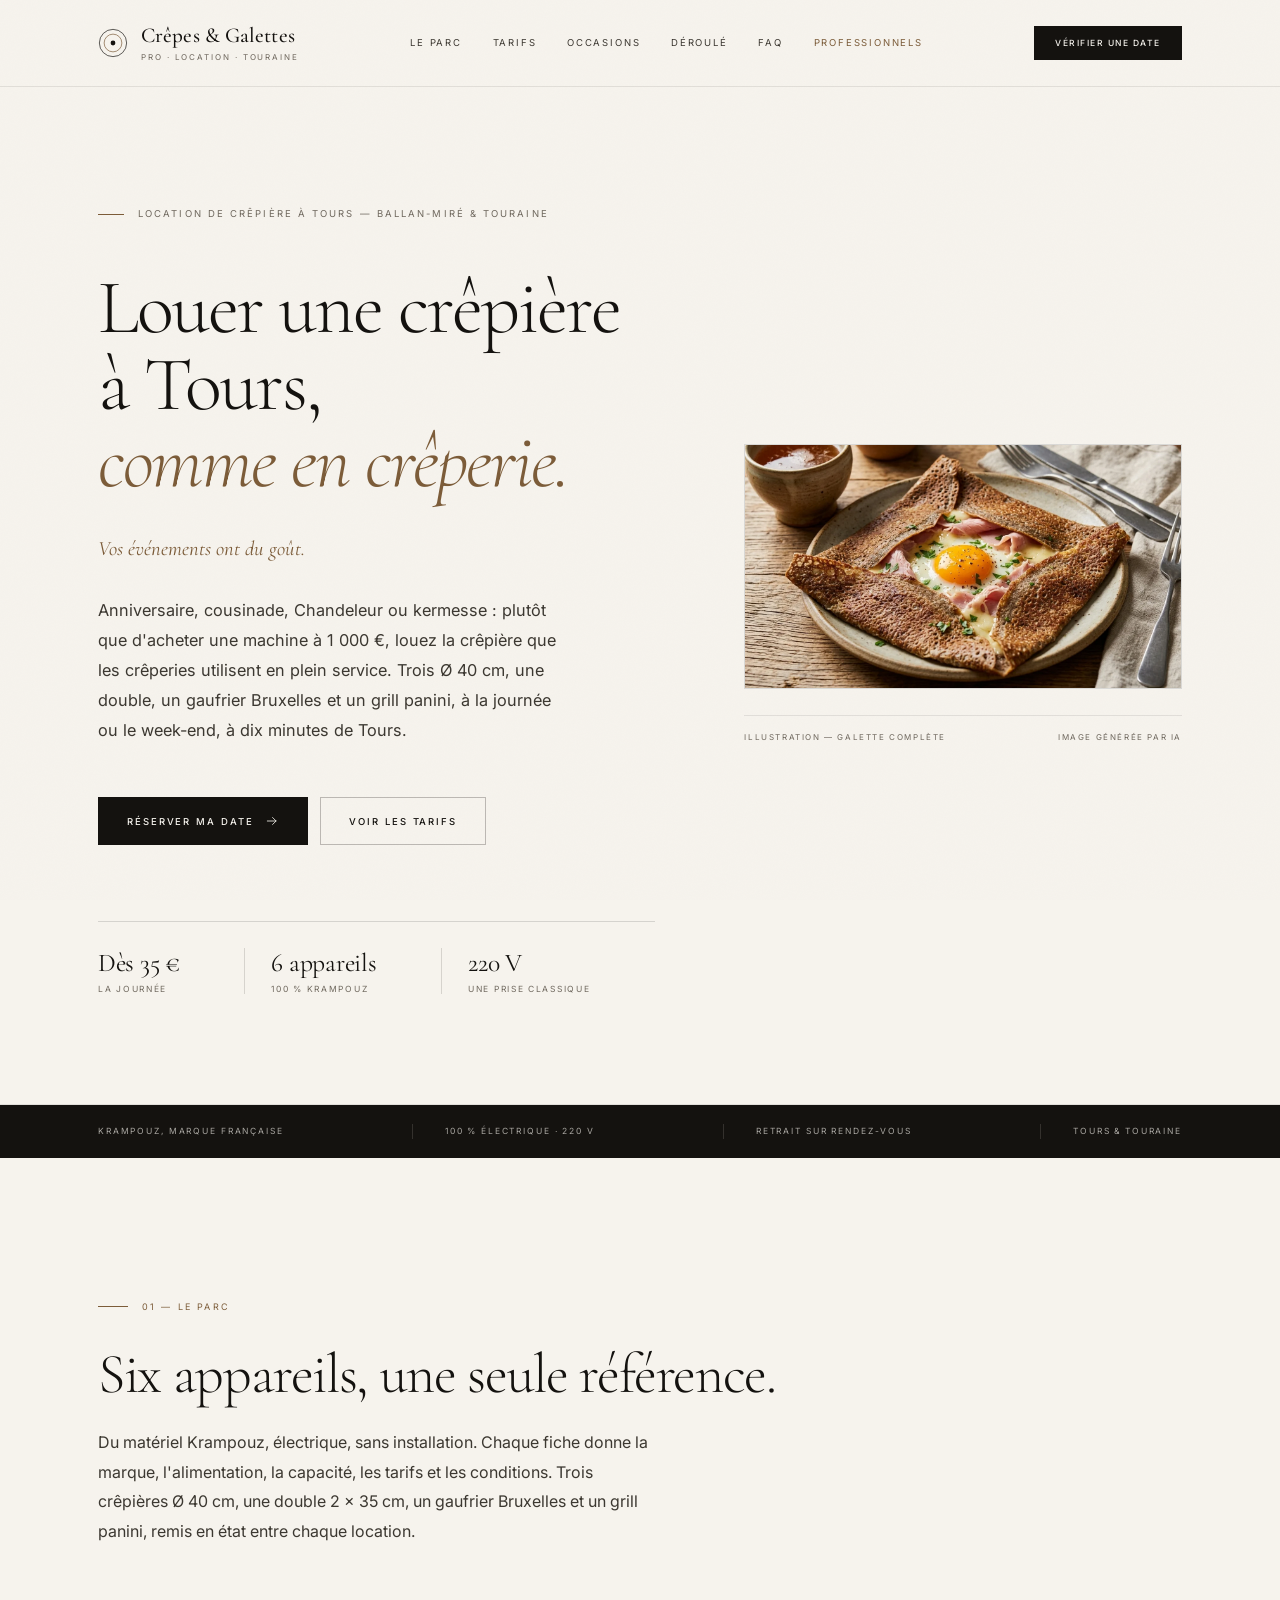
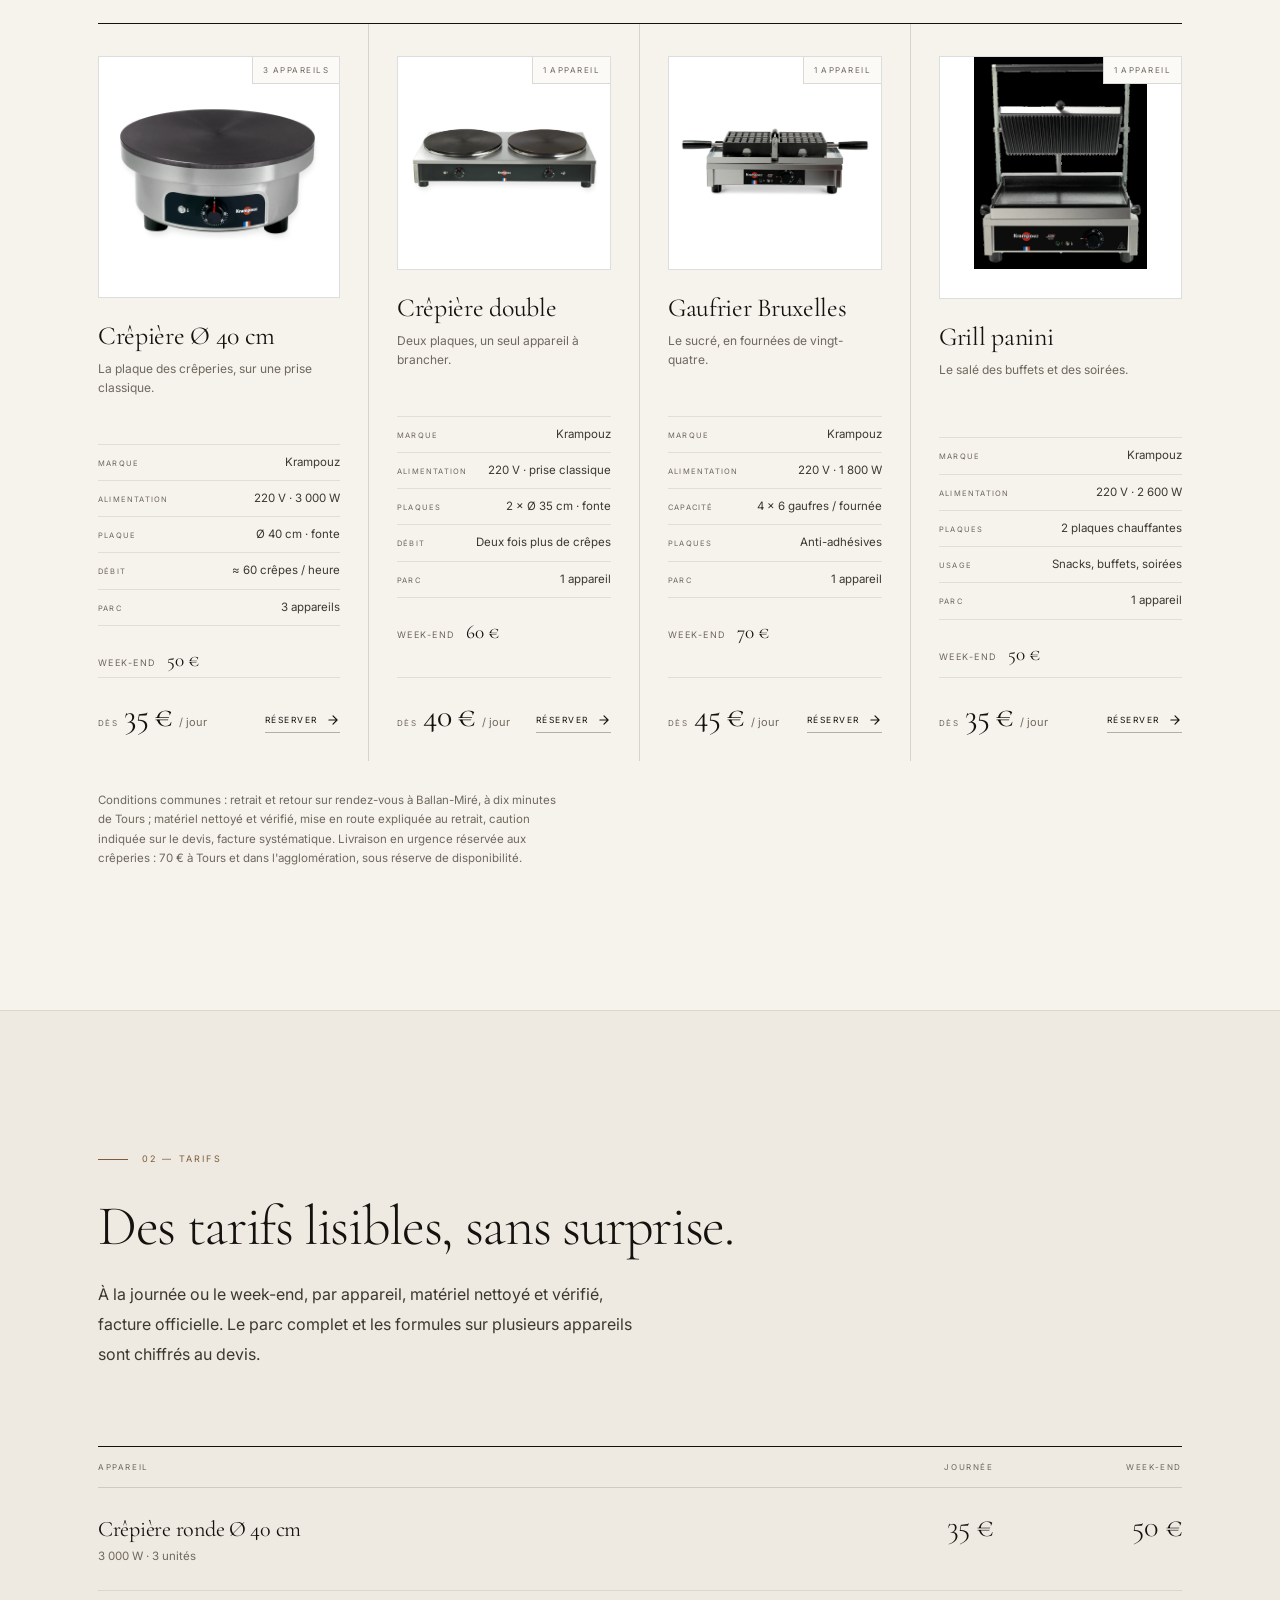
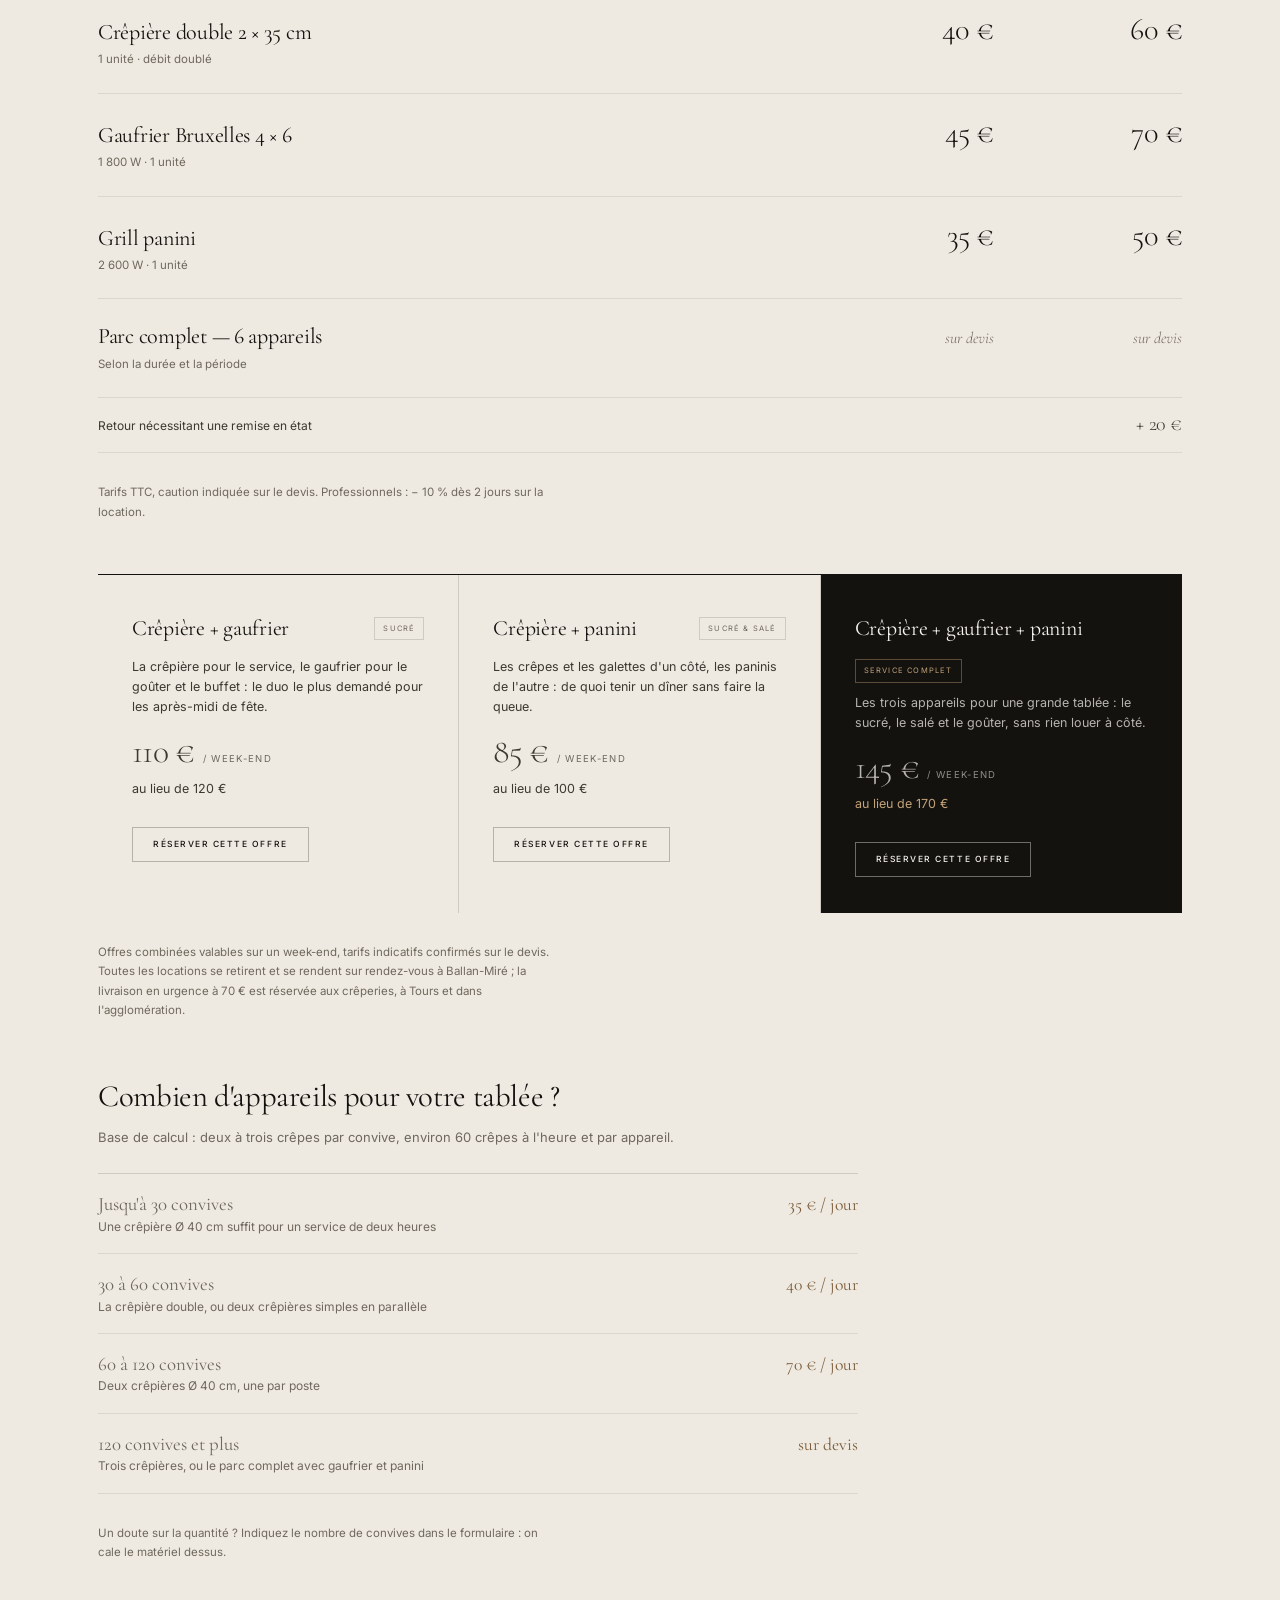
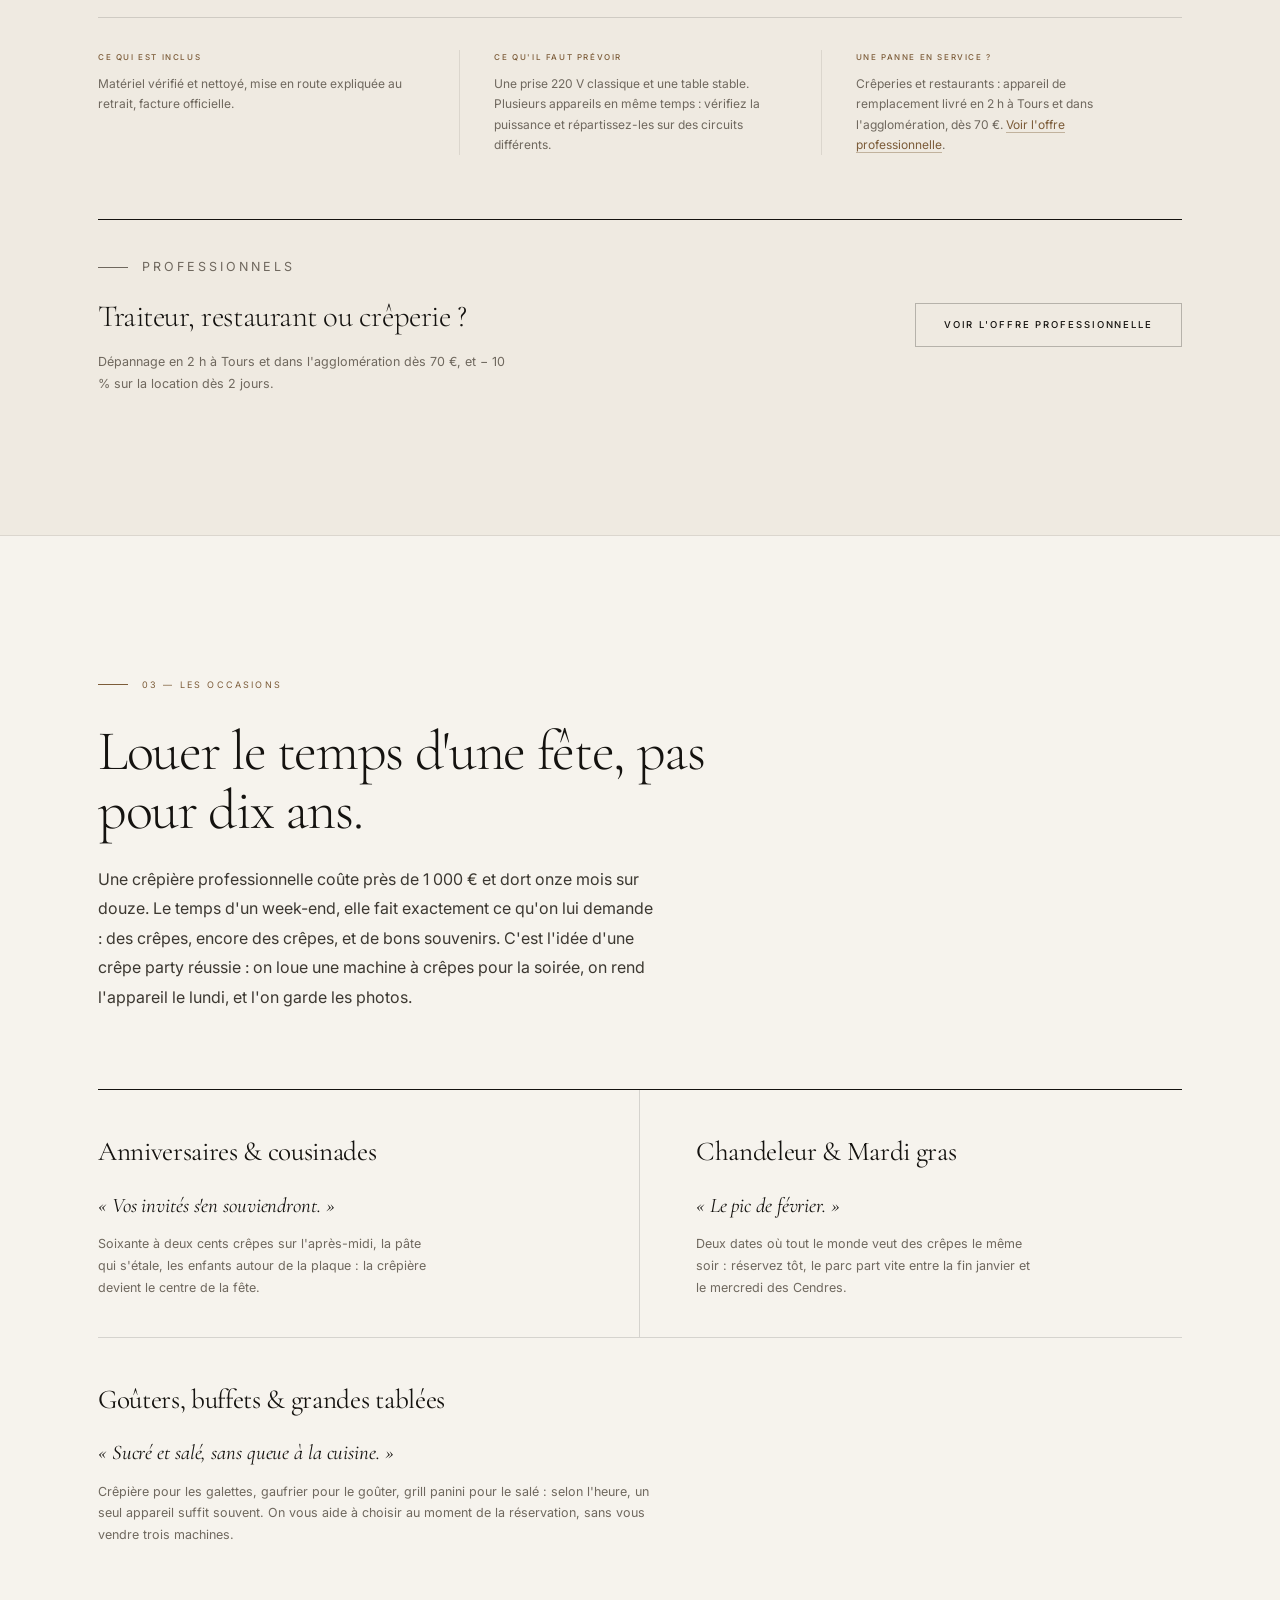
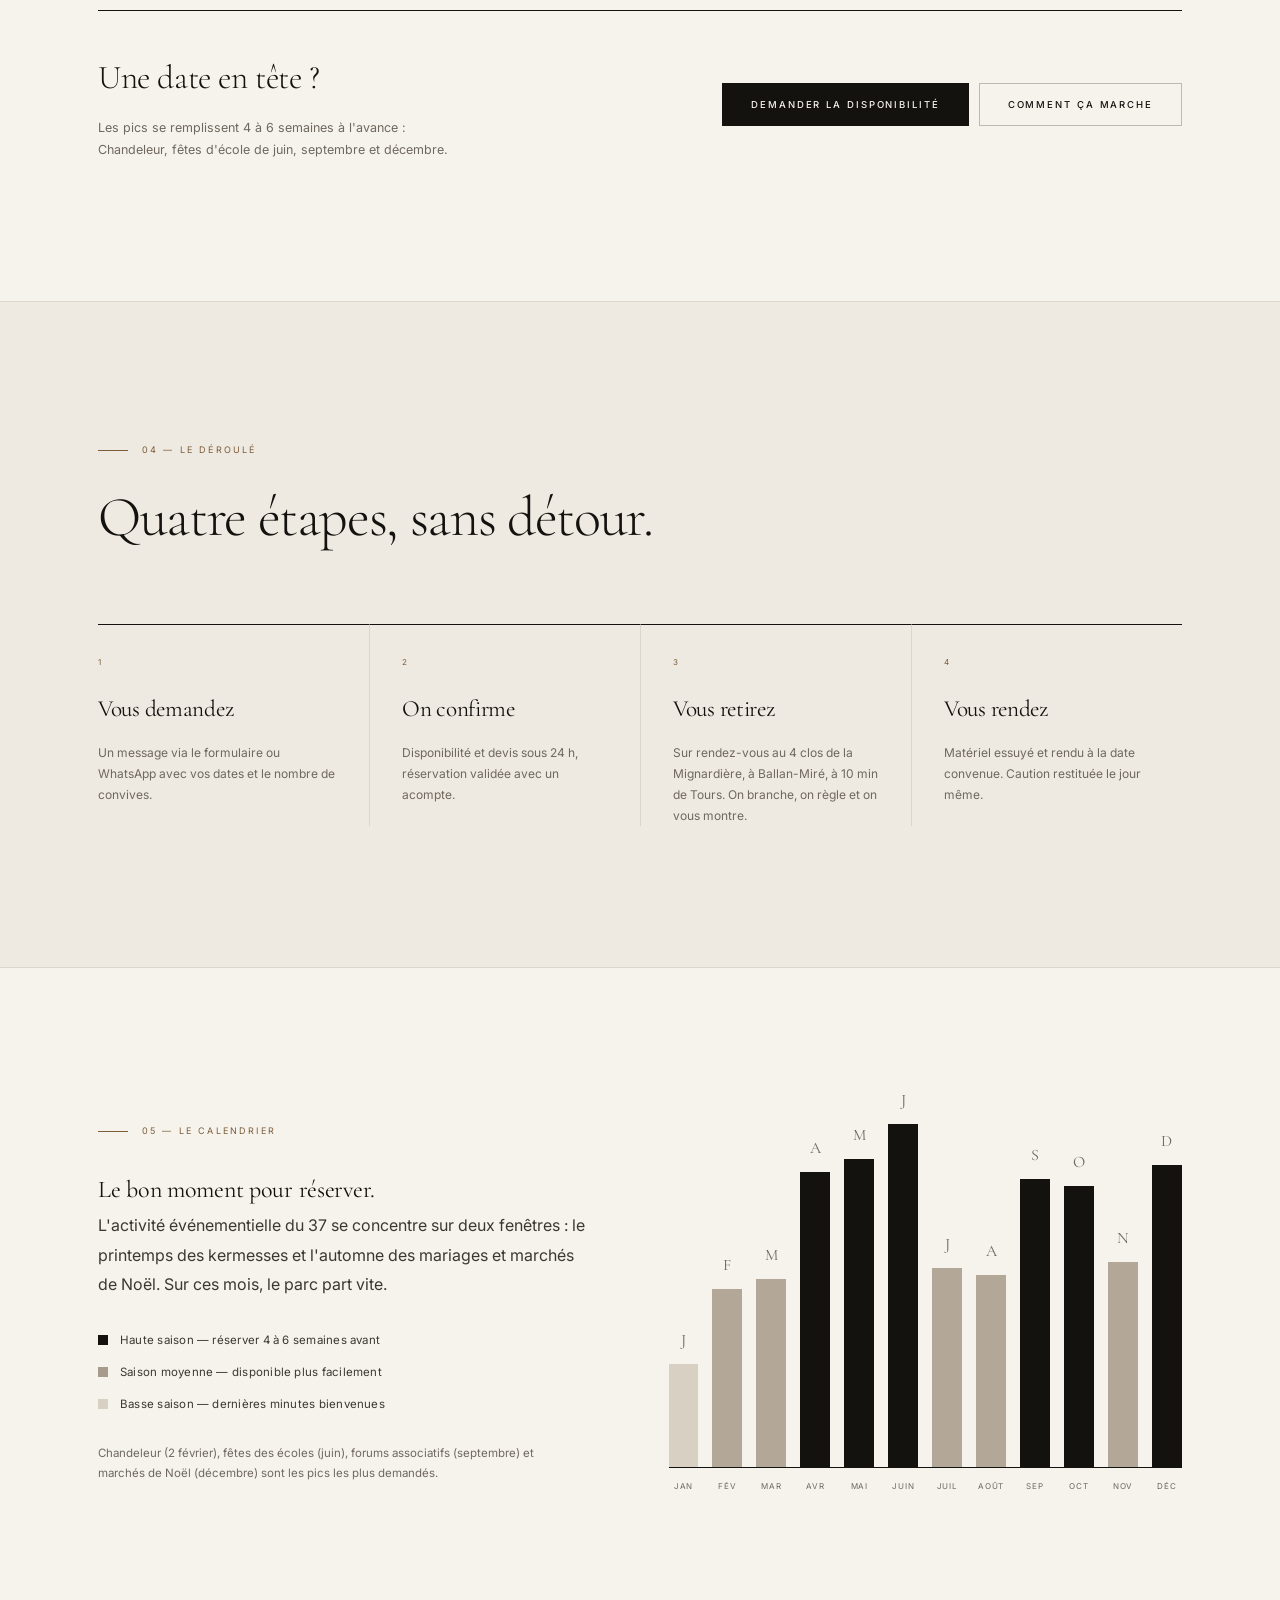
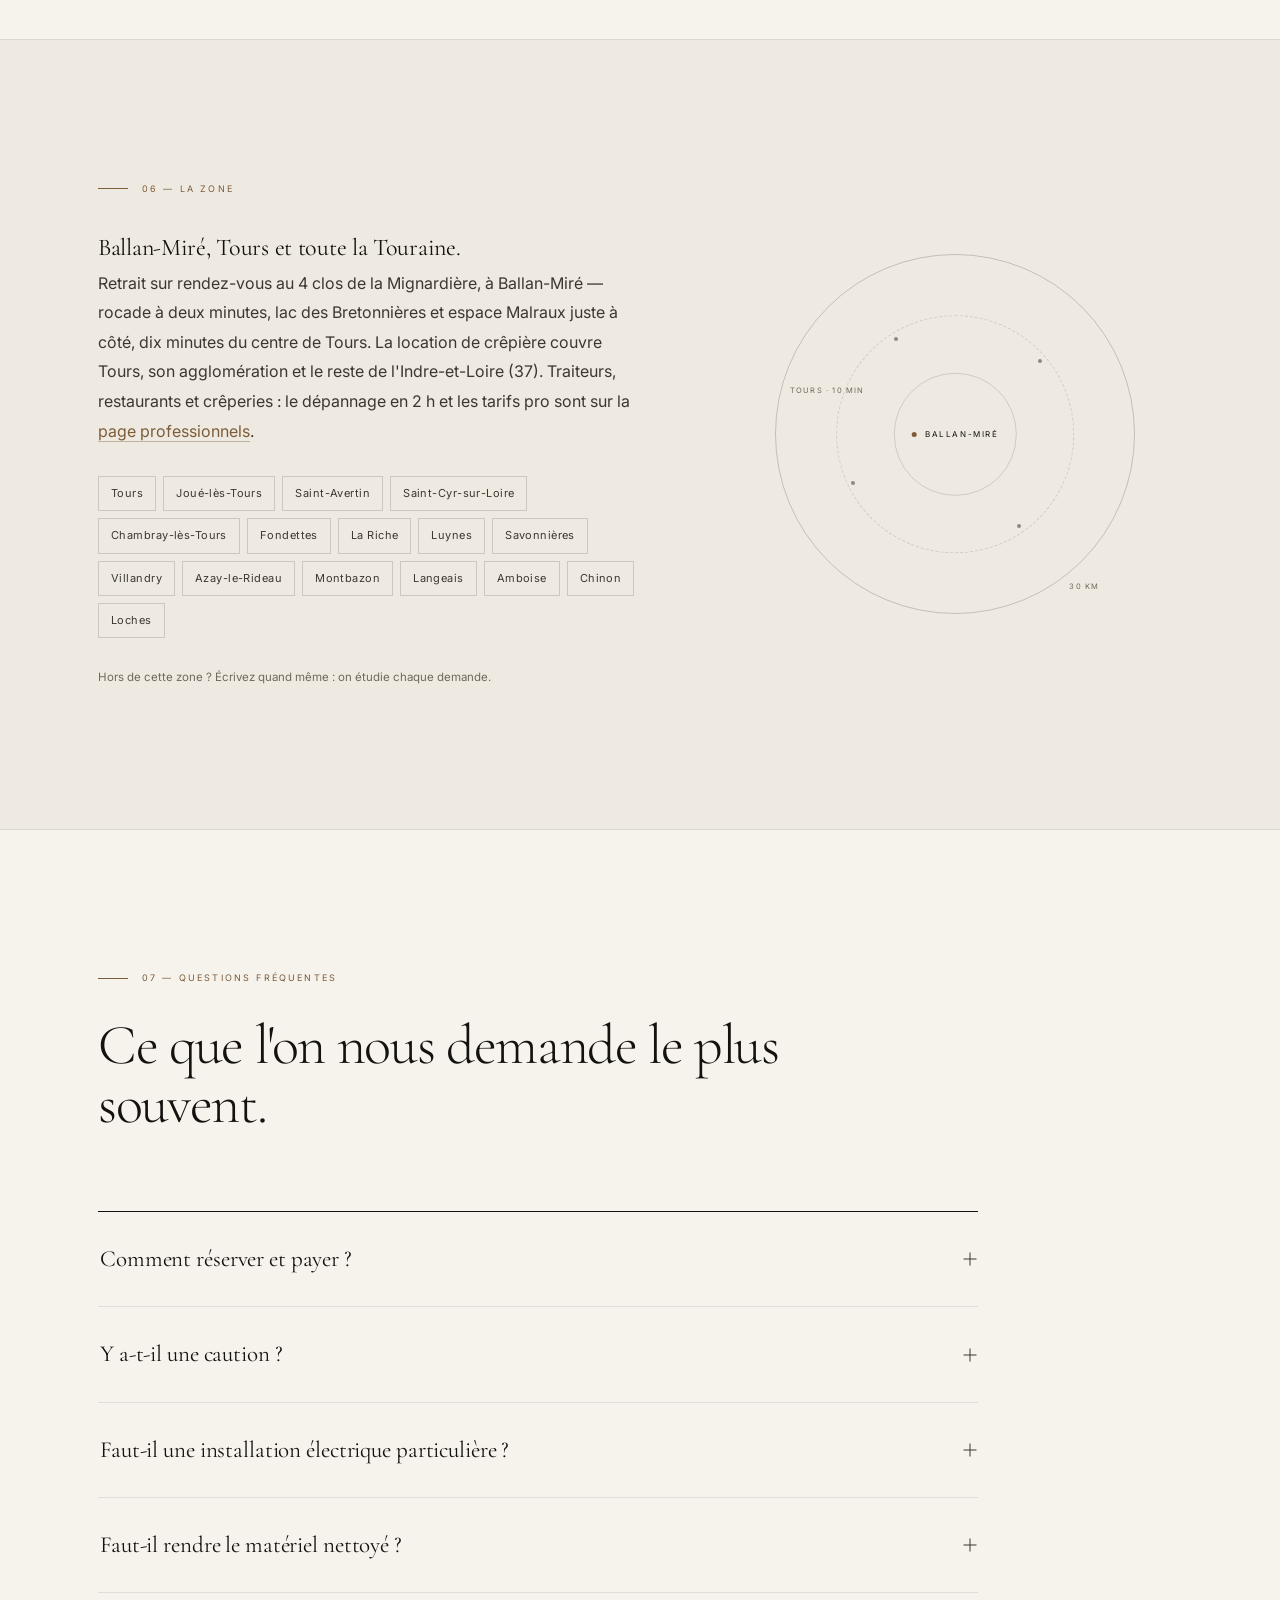
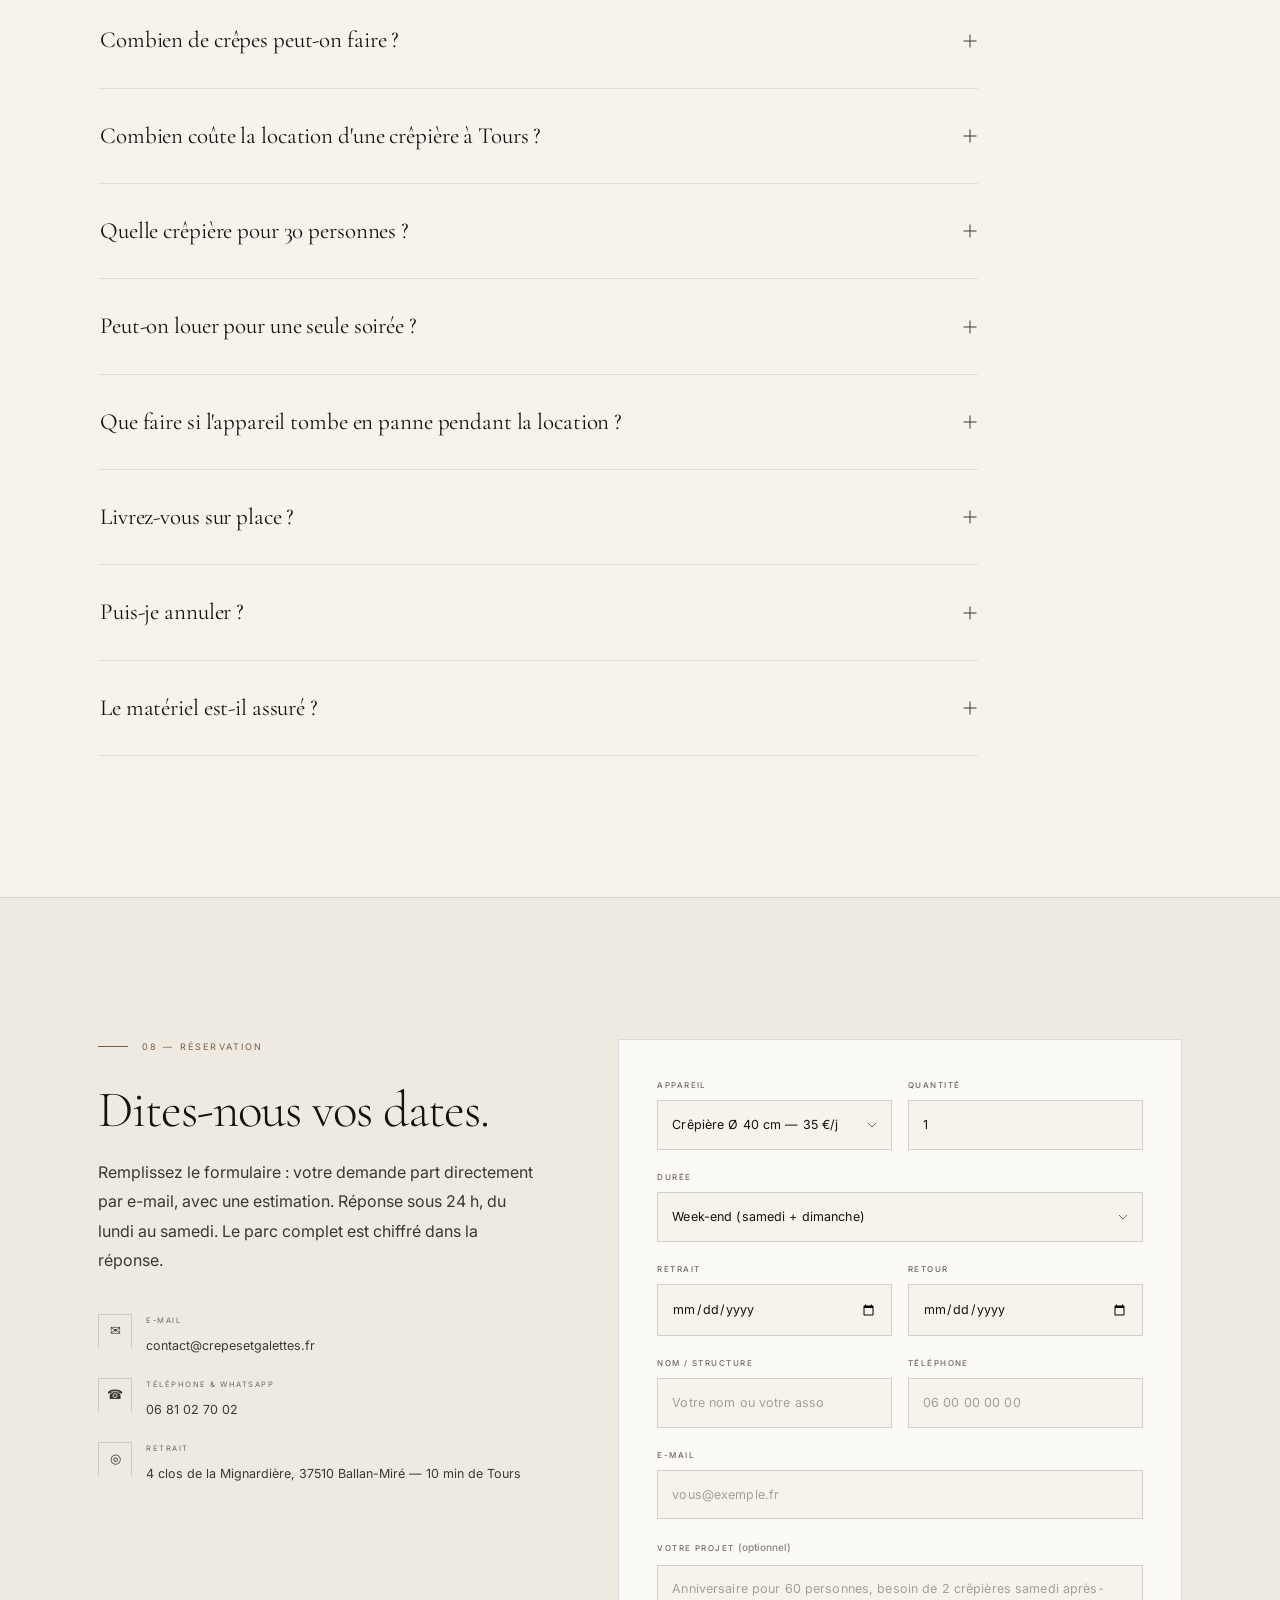
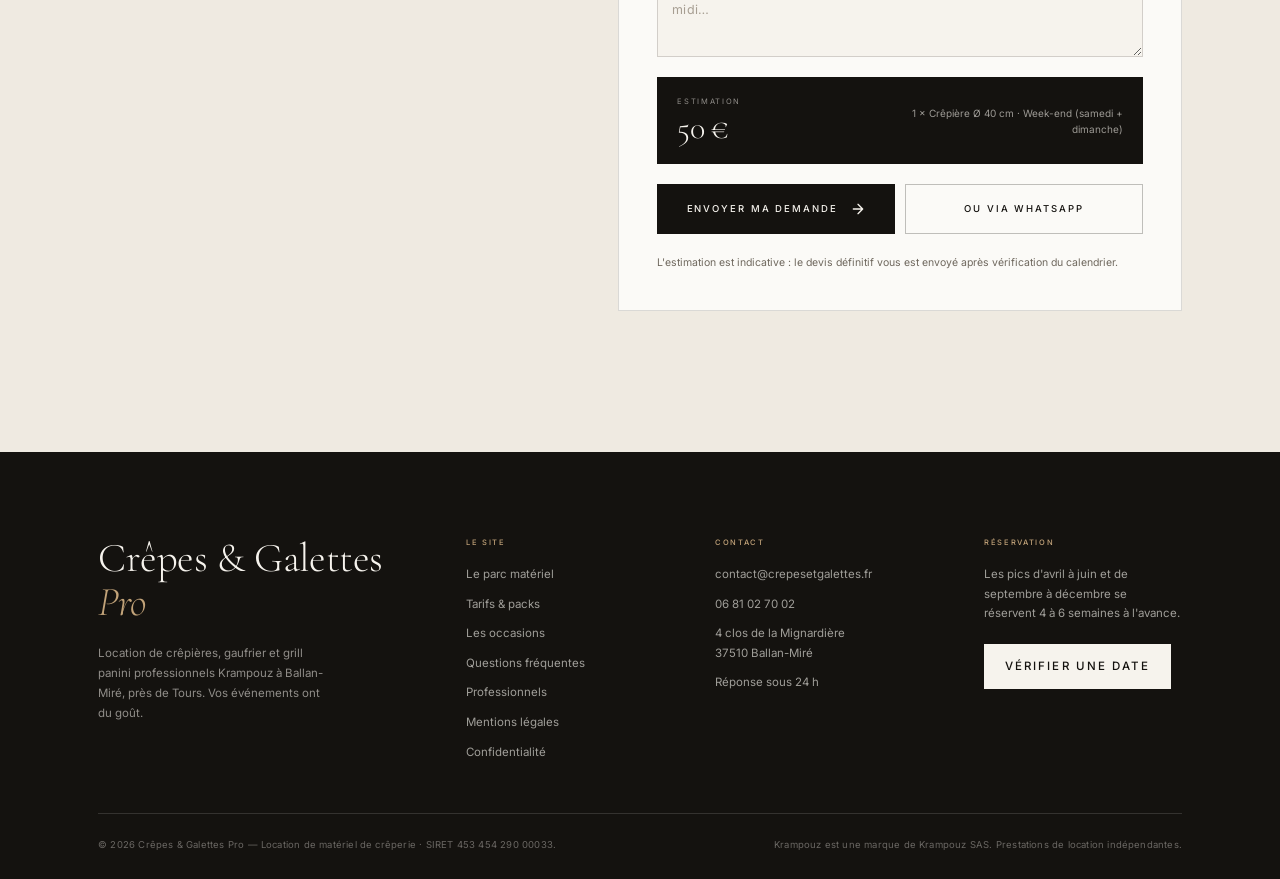
<file: public/index.html>
<!DOCTYPE html>
<html lang="fr">
<head>
<meta charset="utf-8">
<meta name="viewport" content="width=device-width, initial-scale=1">
<title>Location de crêpière à Tours — Crêpes &amp; Galettes Pro</title>
<meta name="description" content="Location de crêpière professionnelle Krampouz à Tours : anniversaire, cousinade, Chandeleur. Dès 35 € la journée, 50 € le week-end, retrait à Ballan-Miré.">
<meta name="robots" content="index,follow,max-image-preview:large">
<meta name="theme-color" content="#F6F3ED">
<meta name="geo.region" content="FR-37">
<meta name="geo.placename" content="Ballan-Miré, Tours, Indre-et-Loire">
<link rel="canonical" href="https://www.crepesetgalettes.fr/">
<meta property="og:type" content="website">
<meta property="og:locale" content="fr_FR">
<meta property="og:site_name" content="Crêpes &amp; Galettes Pro">
<meta property="og:url" content="https://www.crepesetgalettes.fr/">
<meta property="og:title" content="Location de crêpière à Tours — Crêpes &amp; Galettes Pro">
<meta property="og:description" content="La crêpière des crêperies, à la journée ou le week-end : anniversaire, cousinade, Chandeleur, à Tours et en Touraine. Dès 35 €.">
<meta property="og:image" content="https://www.crepesetgalettes.fr/img/crepiere-40-partage.jpg">
<meta property="og:image:type" content="image/jpeg">
<meta property="og:image:width" content="1000">
<meta property="og:image:height" content="708">
<meta property="og:image:alt" content="Crêpière professionnelle Krampouz Ø 40 cm en location à Tours">
<meta name="twitter:card" content="summary_large_image">
<meta name="twitter:image" content="https://www.crepesetgalettes.fr/img/crepiere-40-partage.jpg">
<link rel="icon" href="favicon.svg" type="image/svg+xml">
<link rel="preconnect" href="https://fonts.googleapis.com">
<link rel="preconnect" href="https://fonts.gstatic.com" crossorigin>
<link href="https://fonts.googleapis.com/css2?family=Cormorant+Garamond:ital,wght@0,300;0,400;0,500;1,300;1,400&family=Inter:wght@300;400;500&display=swap" rel="stylesheet">
<link rel="stylesheet" href="styles.css">
<script type="application/ld+json">
{
  "@context": "https://schema.org",
  "@type": "LocalBusiness",
  "name": "Crêpes & Galettes Pro",
  "url": "https://www.crepesetgalettes.fr/",
  "image": "https://www.crepesetgalettes.fr/img/crepiere-40.png",
  "logo": "https://www.crepesetgalettes.fr/favicon.svg",
  "slogan": "Vos événements ont du goût.",
  "description": "Location de crêpières, gaufrier et grill panini professionnels Krampouz à Ballan-Miré, près de Tours (Indre-et-Loire) : fêtes de famille, événements et dépannage de crêperies.",
  "address": {
    "@type": "PostalAddress",
    "streetAddress": "4 clos de la Mignardière",
    "addressLocality": "Ballan-Miré",
    "postalCode": "37510",
    "addressRegion": "Centre-Val de Loire",
    "addressCountry": "FR"
  },
  "areaServed": [
    { "@type": "City", "name": "Tours" },
    { "@type": "City", "name": "Joué-lès-Tours" },
    { "@type": "City", "name": "Saint-Avertin" },
    { "@type": "City", "name": "Chambray-lès-Tours" },
    { "@type": "City", "name": "Saint-Cyr-sur-Loire" },
    { "@type": "City", "name": "La Riche" },
    { "@type": "City", "name": "Fondettes" },
    { "@type": "City", "name": "Ballan-Miré" },
    { "@type": "City", "name": "Montlouis-sur-Loire" },
    { "@type": "AdministrativeArea", "name": "Indre-et-Loire (37), Touraine" }
  ],
  "priceRange": "€€",
  "currenciesAccepted": "EUR",
  "paymentAccepted": "Espèces, chèque, virement",
  "telephone": "+33681027002",
  "email": "contact@crepesetgalettes.fr",
  "hasOfferCatalog": {
    "@type": "OfferCatalog",
    "name": "Location de matériel de crêperie",
    "itemListElement": [
      {
        "@type": "Offer",
        "itemOffered": { "@type": "Product", "name": "Crêpière professionnelle Krampouz Ø 40 cm", "description": "3 000 W, environ 60 crêpes par heure" },
        "price": "35",
        "priceCurrency": "EUR",
        "description": "35 € la journée, 50 € le week-end"
      },
      {
        "@type": "Offer",
        "itemOffered": { "@type": "Product", "name": "Crêpière double Krampouz 2 × 35 cm", "description": "Deux plaques fonte, débit doublé" },
        "price": "40",
        "priceCurrency": "EUR",
        "description": "40 € la journée, 60 € le week-end"
      },
      {
        "@type": "Offer",
        "itemOffered": { "@type": "Product", "name": "Gaufrier Krampouz Bruxelles 4 × 6", "description": "1 800 W, 24 gaufres par fournée" },
        "price": "45",
        "priceCurrency": "EUR",
        "description": "45 € la journée, 70 € le week-end"
      },
      {
        "@type": "Offer",
        "itemOffered": { "@type": "Product", "name": "Grill panini professionnel Krampouz", "description": "2 600 W, plaques rainurées" },
        "price": "35",
        "priceCurrency": "EUR",
        "description": "35 € la journée, 50 € le week-end"
      }
    ]
  }
}
</script>
<script type="application/ld+json">
{
  "@context": "https://schema.org",
  "@type": "FAQPage",
  "mainEntity": [
    {
      "@type": "Question",
      "name": "Combien coûte la location d'une crêpière à Tours ?",
      "acceptedAnswer": { "@type": "Answer", "text": "De 35 € la journée pour une crêpière Ø 40 cm, 40 € pour la double, 50 € et 60 € le week-end. Le gaufrier est à 45 € la journée (70 € le week-end), le grill panini à 35 € (50 €). Les offres combinées descendent à 110 € le week-end pour crêpière et gaufrier. Tarifs TTC, facture incluse, caution indiquée sur le devis." }
    },
    {
      "@type": "Question",
      "name": "Où retirer la crêpière ?",
      "acceptedAnswer": { "@type": "Answer", "text": "Au 4 clos de la Mignardière, 37510 Ballan-Miré, sur rendez-vous : dix minutes du centre de Tours, à deux minutes de la rocade. Les appareils tiennent dans un coffre. Les crêperies, traiteurs et restaurants peuvent demander une livraison." }
    },
    {
      "@type": "Question",
      "name": "Faut-il une installation électrique particulière ?",
      "acceptedAnswer": { "@type": "Answer", "text": "Non : tous nos appareils fonctionnent sur une prise 220 V classique. Attention en revanche à la puissance — 3 000 W pour une crêpière, 2 600 W pour le grill panini, 1 800 W pour le gaufrier. Pour plusieurs appareils en même temps, répartissez-les sur des circuits différents et évitez les multiprises." }
    },
    {
      "@type": "Question",
      "name": "Combien de crêpes peut-on faire ?",
      "acceptedAnswer": { "@type": "Answer", "text": "Comptez environ 60 crêpes à l'heure sur une crêpière simple, et le double sur une double. Sur une soirée entière, deux appareils suffisent pour 200 convives ; pour un service de deux heures, comptez-en trois." }
    },
    {
      "@type": "Question",
      "name": "Quelle crêpière pour 30 personnes ?",
      "acceptedAnswer": { "@type": "Answer", "text": "Une crêpière Ø 40 cm suffit : environ 60 crêpes à l'heure, pour deux à trois crêpes par convive. Au-delà de soixante convives, prenez la crêpière double ou deux appareils." }
    },
    {
      "@type": "Question",
      "name": "Peut-on louer une crêpière pour un week-end ?",
      "acceptedAnswer": { "@type": "Answer", "text": "Oui : la formule week-end couvre le samedi et le dimanche — 50 € pour une crêpière Ø 40 cm, 60 € pour la double, 70 € pour le gaufrier. Le retrait et le retour se fixent ensemble au moment de la réservation." }
    }
  ]
}
</script>
</head>
<body>

<a class="skip" href="#contenu">Aller au contenu</a>

<header class="site-header" id="top">
  <div class="wrap header-inner">
    <a class="brand" href="#top" aria-label="Crêpes &amp; Galettes Pro, accueil">
      <span class="brand-mark" aria-hidden="true">
        <svg viewBox="0 0 44 44" width="30" height="30">
          <circle cx="22" cy="22" r="20" fill="none" stroke="#14120F" stroke-width="1"/>
          <circle cx="22" cy="22" r="13" fill="none" stroke="#7C5C39" stroke-width="1"/>
          <circle cx="22" cy="22" r="3.5" fill="#14120F"/>
        </svg>
      </span>
      <span class="brand-txt">
        <strong>Crêpes &amp; Galettes</strong>
        <small>Pro · Location · Touraine</small>
      </span>
    </a>

    <nav class="nav" id="nav" aria-label="Navigation principale">
      <a href="#materiel">Le parc</a>
      <a href="#tarifs">Tarifs</a>
      <a href="#occasions">Occasions</a>
      <a href="#comment">Déroulé</a>
      <a href="#faq">FAQ</a>
      <a class="nav-pro" href="pro.html">Professionnels</a>
    </nav>

    <div class="header-actions">
      <a class="btn btn-sm" href="#reserver">Vérifier une date</a>
      <button class="nav-toggle" type="button" aria-expanded="false" aria-controls="nav" aria-label="Ouvrir le menu">
        <span></span><span></span>
      </button>
    </div>
  </div>
</header>

<main id="contenu">

  <!-- HERO -->
  <section class="hero">
    <div class="wrap hero-grid">
      <div class="hero-copy">
        <p class="kicker"><span class="dot"></span> Location de crêpière à Tours — Ballan-Miré &amp; Touraine</p>
        <h1>Louer une crêpière à Tours,<br><em>comme en crêperie.</em></h1>
        <p class="hero-sign">Vos événements ont du goût.</p>
        <p class="lead">
          Anniversaire, cousinade, Chandeleur ou kermesse : plutôt que d'acheter une machine à 1 000 €,
          louez la crêpière que les crêperies utilisent en plein service. Trois Ø 40 cm, une double,
          un gaufrier Bruxelles et un grill panini, à la journée ou le week-end, à dix minutes de Tours.
        </p>
        <div class="hero-cta">
          <a class="btn" href="#reserver">
            Réserver ma date
            <svg viewBox="0 0 24 24" width="14" height="14" aria-hidden="true"><path d="M4 12h15M13 6l6 6-6 6" fill="none" stroke="currentColor" stroke-width="1.4" stroke-linecap="round" stroke-linejoin="round"/></svg>
          </a>
          <a class="btn btn-ghost" href="#tarifs">Voir les tarifs</a>
        </div>
        <ul class="hero-facts">
          <li><strong>Dès 35 €</strong><span>la journée</span></li>
          <li><strong>6 appareils</strong><span>100 % Krampouz</span></li>
          <li><strong>220 V</strong><span>une prise classique</span></li>
        </ul>
      </div>

      <div class="hero-visual">
        <figure class="hero-photo">
          <picture>
            <source srcset="img/galette-de-sarrasin.webp" type="image/webp">
            <img src="img/galette-de-sarrasin.jpg" alt="Illustration d'une galette de sarrasin complète : œuf au jaune coulant, jambon et crème, servie sur une assiette en grès" width="1376" height="768" fetchpriority="high" decoding="async">
          </picture>
          <figcaption>
            <span>Illustration — galette complète</span>
            <span>Image générée par IA</span>
          </figcaption>
        </figure>
      </div>
    </div>
  </section>

  <!-- BANDEAU -->
  <div class="credo">
    <div class="wrap">
      <ul>
        <li>Krampouz, marque française</li>
        <li>100 % électrique · 220 V</li>
        <li>Retrait sur rendez-vous</li>
        <li>Tours &amp; Touraine</li>
      </ul>
    </div>
  </div>

  <!-- PARC -->
  <section class="section" id="materiel">
    <div class="wrap">
      <header class="sec-head reveal">
        <p class="eyebrow">01 — Le parc</p>
        <h2>Six appareils, une seule référence.</h2>
        <p class="sec-intro">
          Du matériel Krampouz, électrique, sans installation. Chaque fiche donne la marque, l'alimentation,
          la capacité, les tarifs et les conditions. Trois crêpières Ø 40 cm, une double 2 × 35 cm,
          un gaufrier Bruxelles et un grill panini, remis en état entre chaque location.
        </p>
      </header>

      <div class="cards-4">
        <article class="card equip reveal">
          <figure class="equip-photo">
            <picture>
              <source srcset="img/crepiere-40.webp" type="image/webp">
              <img src="img/crepiere-40.png" alt="Crêpière professionnelle Krampouz, plaque fonte Ø 40 cm" loading="lazy" width="1000" height="708">
            </picture>
            <span class="equip-icon equip-fallback" aria-hidden="true">
              <svg viewBox="0 0 48 48"><circle cx="21" cy="24" r="15" fill="none" stroke="currentColor" stroke-width="1.8"/><circle cx="21" cy="24" r="9" fill="none" stroke="currentColor" stroke-width="1.4" opacity=".6"/><path d="M36 24h9" stroke="currentColor" stroke-width="1.8" stroke-linecap="round"/></svg>
            </span>
            <span class="badge equip-badge">3 appareils</span>
          </figure>
          <h3>Crêpière Ø 40 cm</h3>
          <p class="equip-sub">La plaque des crêperies, sur une prise classique.</p>
          <ul class="fiche-specs">
            <li><span>Marque</span><b>Krampouz</b></li>
            <li><span>Alimentation</span><b>220 V · 3 000 W</b></li>
            <li><span>Plaque</span><b>Ø 40 cm · fonte</b></li>
            <li><span>Débit</span><b>≈ 60 crêpes / heure</b></li>
            <li><span>Parc</span><b>3 appareils</b></li>
          </ul>
          <p class="equip-weekend">Week-end <b>50&nbsp;€</b></p>
          <div class="equip-foot">
            <div class="price"><span>dès</span><strong>35&nbsp;€</strong><em>/ jour</em></div>
            <button class="link-btn" type="button" data-choose="crepiere">Réserver<svg viewBox="0 0 24 24" width="14" height="14" aria-hidden="true"><path d="M5 12h13M12 5l7 7-7 7" fill="none" stroke="currentColor" stroke-width="2" stroke-linecap="round" stroke-linejoin="round"/></svg></button>
          </div>
        </article>

        <article class="card equip reveal">
          <figure class="equip-photo">
            <picture>
              <source srcset="img/crepiere-double.webp" type="image/webp">
              <img src="img/crepiere-double.png" alt="Crêpière double Krampouz, deux plaques fonte de 35 cm" loading="lazy" width="1000" height="461">
            </picture>
            <span class="equip-icon equip-fallback" aria-hidden="true">
              <svg viewBox="0 0 48 48"><circle cx="15" cy="24" r="9" fill="none" stroke="currentColor" stroke-width="1.8"/><circle cx="33" cy="24" r="9" fill="none" stroke="currentColor" stroke-width="1.8"/><path d="M4 24h2M42 24h2" stroke="currentColor" stroke-width="1.8" stroke-linecap="round"/></svg>
            </span>
            <span class="badge equip-badge">1 appareil</span>
          </figure>
          <h3>Crêpière double</h3>
          <p class="equip-sub">Deux plaques, un seul appareil à brancher.</p>
          <ul class="fiche-specs">
            <li><span>Marque</span><b>Krampouz</b></li>
            <li><span>Alimentation</span><b>220 V · prise classique</b></li>
            <li><span>Plaques</span><b>2 × Ø 35 cm · fonte</b></li>
            <li><span>Débit</span><b>Deux fois plus de crêpes</b></li>
            <li><span>Parc</span><b>1 appareil</b></li>
          </ul>
          <p class="equip-weekend">Week-end <b>60&nbsp;€</b></p>
          <div class="equip-foot">
            <div class="price"><span>dès</span><strong>40&nbsp;€</strong><em>/ jour</em></div>
            <button class="link-btn" type="button" data-choose="double">Réserver<svg viewBox="0 0 24 24" width="14" height="14" aria-hidden="true"><path d="M5 12h13M12 5l7 7-7 7" fill="none" stroke="currentColor" stroke-width="2" stroke-linecap="round" stroke-linejoin="round"/></svg></button>
          </div>
        </article>

        <article class="card equip reveal">
          <figure class="equip-photo">
            <picture>
              <source srcset="img/gaufrier.webp" type="image/webp">
              <img src="img/gaufrier.png" alt="Gaufrier professionnel Krampouz Bruxelles, quatre plaques" loading="lazy" width="1000" height="447">
            </picture>
            <span class="equip-icon equip-fallback" aria-hidden="true">
              <svg viewBox="0 0 48 48"><rect x="8" y="9" width="32" height="30" rx="5" fill="none" stroke="currentColor" stroke-width="1.8"/><path d="M18 9v30M30 9v30M8 19h32M8 29h32" stroke="currentColor" stroke-width="1.2" opacity=".55"/></svg>
            </span>
            <span class="badge equip-badge">1 appareil</span>
          </figure>
          <h3>Gaufrier Bruxelles</h3>
          <p class="equip-sub">Le sucré, en fournées de vingt-quatre.</p>
          <ul class="fiche-specs">
            <li><span>Marque</span><b>Krampouz</b></li>
            <li><span>Alimentation</span><b>220 V · 1 800 W</b></li>
            <li><span>Capacité</span><b>4 × 6 gaufres / fournée</b></li>
            <li><span>Plaques</span><b>Anti-adhésives</b></li>
            <li><span>Parc</span><b>1 appareil</b></li>
          </ul>
          <p class="equip-weekend">Week-end <b>70&nbsp;€</b></p>
          <div class="equip-foot">
            <div class="price"><span>dès</span><strong>45&nbsp;€</strong><em>/ jour</em></div>
            <button class="link-btn" type="button" data-choose="gaufrier">Réserver<svg viewBox="0 0 24 24" width="14" height="14" aria-hidden="true"><path d="M5 12h13M12 5l7 7-7 7" fill="none" stroke="currentColor" stroke-width="2" stroke-linecap="round" stroke-linejoin="round"/></svg></button>
          </div>
        </article>

        <article class="card equip reveal">
          <figure class="equip-photo equip-photo--tall">
            <picture>
              <source srcset="img/panini.webp" type="image/webp">
              <img src="img/panini.png" alt="Grill panini professionnel Krampouz, plaques rainurées" loading="lazy" width="763" height="934">
            </picture>
            <span class="equip-icon equip-fallback" aria-hidden="true">
              <svg viewBox="0 0 48 48"><rect x="7" y="13" width="34" height="10" rx="4" fill="none" stroke="currentColor" stroke-width="1.8"/><rect x="7" y="26" width="34" height="10" rx="4" fill="none" stroke="currentColor" stroke-width="1.8"/><path d="M14 18h8M14 31h8" stroke="currentColor" stroke-width="1.4" opacity=".6"/></svg>
            </span>
            <span class="badge equip-badge">1 appareil</span>
          </figure>
          <h3>Grill panini</h3>
          <p class="equip-sub">Le salé des buffets et des soirées.</p>
          <ul class="fiche-specs">
            <li><span>Marque</span><b>Krampouz</b></li>
            <li><span>Alimentation</span><b>220 V · 2 600 W</b></li>
            <li><span>Plaques</span><b>2 plaques chauffantes</b></li>
            <li><span>Usage</span><b>Snacks, buffets, soirées</b></li>
            <li><span>Parc</span><b>1 appareil</b></li>
          </ul>
          <p class="equip-weekend">Week-end <b>50&nbsp;€</b></p>
          <div class="equip-foot">
            <div class="price"><span>dès</span><strong>35&nbsp;€</strong><em>/ jour</em></div>
            <button class="link-btn" type="button" data-choose="panini">Réserver<svg viewBox="0 0 24 24" width="14" height="14" aria-hidden="true"><path d="M5 12h13M12 5l7 7-7 7" fill="none" stroke="currentColor" stroke-width="2" stroke-linecap="round" stroke-linejoin="round"/></svg></button>
          </div>
        </article>
      </div>
      <p class="fine reveal">
        Conditions communes : retrait et retour sur rendez-vous à Ballan-Miré, à dix minutes de Tours ; matériel
        nettoyé et vérifié, mise en route expliquée au retrait, caution indiquée sur le devis, facture systématique.
        Livraison en urgence réservée aux crêperies : 70 € à Tours et dans l'agglomération, sous réserve de disponibilité.
      </p>
    </div>
  </section>

  <!-- TARIFS -->
  <section class="section section-alt" id="tarifs">
    <div class="wrap">
      <header class="sec-head reveal">
        <p class="eyebrow">02 — Tarifs</p>
        <h2>Des tarifs lisibles, sans surprise.</h2>
        <p class="sec-intro">
          À la journée ou le week-end, par appareil, matériel nettoyé et vérifié, facture officielle.
          Le parc complet et les formules sur plusieurs appareils sont chiffrés au devis.
        </p>
      </header>

      <div class="tariff reveal">
        <div class="tariff-row tariff-head">
          <span>Appareil</span>
          <span class="tariff-cell">Journée</span>
          <span class="tariff-cell">Week-end</span>
        </div>
        <div class="tariff-row">
          <div>
            <h3>Crêpière ronde Ø 40 cm</h3>
            <p>3 000 W · 3 unités</p>
          </div>
          <span class="tariff-val">35&nbsp;€</span>
          <span class="tariff-val">50&nbsp;€</span>
        </div>
        <div class="tariff-row">
          <div>
            <h3>Crêpière double 2 × 35 cm</h3>
            <p>1 unité · débit doublé</p>
          </div>
          <span class="tariff-val">40&nbsp;€</span>
          <span class="tariff-val">60&nbsp;€</span>
        </div>
        <div class="tariff-row">
          <div>
            <h3>Gaufrier Bruxelles 4 × 6</h3>
            <p>1 800 W · 1 unité</p>
          </div>
          <span class="tariff-val">45&nbsp;€</span>
          <span class="tariff-val">70&nbsp;€</span>
        </div>
        <div class="tariff-row">
          <div>
            <h3>Grill panini</h3>
            <p>2 600 W · 1 unité</p>
          </div>
          <span class="tariff-val">35&nbsp;€</span>
          <span class="tariff-val">50&nbsp;€</span>
        </div>
        <div class="tariff-row">
          <div>
            <h3>Parc complet — 6 appareils</h3>
            <p>Selon la durée et la période</p>
          </div>
          <span class="tariff-val is-devis">sur devis</span>
          <span class="tariff-val is-devis">sur devis</span>
        </div>
        <div class="tariff-row tariff-extra">
          <span>Retour nécessitant une remise en état</span>
          <span class="tariff-val">+ 20&nbsp;€</span>
        </div>
      </div>

      <p class="fine">Tarifs TTC, caution indiquée sur le devis. Professionnels : − 10 % dès 2 jours sur la location.</p>

      <div class="packs">
        <article class="pack reveal">
          <div class="pack-head"><h3>Crêpière + gaufrier</h3><span class="pack-tag">Sucré</span></div>
          <p>La crêpière pour le service, le gaufrier pour le goûter et le buffet : le duo le plus demandé pour les après-midi de fête.</p>
          <p class="pack-price"><strong>110&nbsp;€</strong><span class="pack-unit">/ week-end</span></p>
          <p class="pack-save">au lieu de 120 €</p>
          <a class="btn btn-ghost btn-sm" href="#reserver" data-choose="pack-gaufrier">Réserver cette offre</a>
        </article>
        <article class="pack reveal">
          <div class="pack-head"><h3>Crêpière + panini</h3><span class="pack-tag">Sucré &amp; salé</span></div>
          <p>Les crêpes et les galettes d'un côté, les paninis de l'autre : de quoi tenir un dîner sans faire la queue.</p>
          <p class="pack-price"><strong>85&nbsp;€</strong><span class="pack-unit">/ week-end</span></p>
          <p class="pack-save">au lieu de 100 €</p>
          <a class="btn btn-ghost btn-sm" href="#reserver" data-choose="pack-panini">Réserver cette offre</a>
        </article>
        <article class="pack pack-dark reveal">
          <div class="pack-head"><h3>Crêpière + gaufrier + panini</h3><span class="pack-tag">Service complet</span></div>
          <p>Les trois appareils pour une grande tablée : le sucré, le salé et le goûter, sans rien louer à côté.</p>
          <p class="pack-price"><strong>145&nbsp;€</strong><span class="pack-unit">/ week-end</span></p>
          <p class="pack-save">au lieu de 170 €</p>
          <a class="btn btn-sm" href="#reserver" data-choose="pack-trio">Réserver cette offre</a>
        </article>
      </div>

      <p class="fine reveal">
        Offres combinées valables sur un week-end, tarifs indicatifs confirmés sur le devis.
        Toutes les locations se retirent et se rendent sur rendez-vous à Ballan-Miré ;
        la livraison en urgence à 70 € est réservée aux crêperies, à Tours et dans l'agglomération.
      </p>

      <div class="sizing reveal">
        <h3 class="sizing-title">Combien d'appareils pour votre tablée ?</h3>
        <p class="sizing-intro">Base de calcul : deux à trois crêpes par convive, environ 60 crêpes à l'heure et par appareil.</p>
        <ul class="sizing-list">
          <li><span><b>Jusqu'à 30 convives</b>Une crêpière Ø 40 cm suffit pour un service de deux heures</span><em>35 € / jour</em></li>
          <li><span><b>30 à 60 convives</b>La crêpière double, ou deux crêpières simples en parallèle</span><em>40 € / jour</em></li>
          <li><span><b>60 à 120 convives</b>Deux crêpières Ø 40 cm, une par poste</span><em>70 € / jour</em></li>
          <li><span><b>120 convives et plus</b>Trois crêpières, ou le parc complet avec gaufrier et panini</span><em>sur devis</em></li>
        </ul>
        <p class="fine">Un doute sur la quantité ? Indiquez le nombre de convives dans le formulaire : on cale le matériel dessus.</p>
      </div>

      <div class="price-notes reveal">
        <div><h4>Ce qui est inclus</h4><p>Matériel vérifié et nettoyé, mise en route expliquée au retrait, facture officielle.</p></div>
        <div><h4>Ce qu'il faut prévoir</h4><p>Une prise 220 V classique et une table stable. Plusieurs appareils en même temps : vérifiez la puissance et répartissez-les sur des circuits différents.</p></div>
        <div><h4>Une panne en service ?</h4><p>Crêperies et restaurants : appareil de remplacement livré en 2 h à Tours et dans l'agglomération, dès 70 €. <a href="pro.html">Voir l'offre professionnelle</a>.</p></div>
      </div>

      <div class="pro-band reveal">
        <div>
          <p class="eyebrow">Professionnels</p>
          <h3>Traiteur, restaurant ou crêperie ?</h3>
          <p>Dépannage en 2 h à Tours et dans l'agglomération dès 70 €, et − 10 % sur la location dès 2 jours.</p>
        </div>
        <a class="btn btn-ghost" href="pro.html">Voir l'offre professionnelle</a>
      </div>
    </div>
  </section>

  <!-- OCCASIONS -->
  <section class="section" id="occasions">
    <div class="wrap">
      <header class="sec-head reveal">
        <p class="eyebrow">03 — Les occasions</p>
        <h2>Louer le temps d'une fête, pas pour dix ans.</h2>
        <p class="sec-intro">
          Une crêpière professionnelle coûte près de 1 000 € et dort onze mois sur douze.
          Le temps d'un week-end, elle fait exactement ce qu'on lui demande : des crêpes, encore des crêpes,
          et de bons souvenirs. C'est l'idée d'une crêpe party réussie : on loue une machine à crêpes pour
          la soirée, on rend l'appareil le lundi, et l'on garde les photos.
        </p>
      </header>

      <div class="segments">
        <article class="segment reveal">
          <h3>Anniversaires &amp; cousinades</h3>
          <p class="seg-quote">« Vos invités s'en souviendront. »</p>
          <p>Soixante à deux cents crêpes sur l'après-midi, la pâte qui s'étale, les enfants autour de la plaque : la crêpière devient le centre de la fête.</p>
        </article>
        <article class="segment reveal">
          <h3>Chandeleur &amp; Mardi gras</h3>
          <p class="seg-quote">« Le pic de février. »</p>
          <p>Deux dates où tout le monde veut des crêpes le même soir : réservez tôt, le parc part vite entre la fin janvier et le mercredi des Cendres.</p>
        </article>
        <article class="segment is-wide reveal">
          <h3>Goûters, buffets &amp; grandes tablées</h3>
          <p class="seg-quote">« Sucré et salé, sans queue à la cuisine. »</p>
          <p>Crêpière pour les galettes, gaufrier pour le goûter, grill panini pour le salé : selon l'heure, un seul appareil suffit souvent. On vous aide à choisir au moment de la réservation, sans vous vendre trois machines.</p>
        </article>
      </div>

      <div class="cta-band reveal">
        <div>
          <h3>Une date en tête ?</h3>
          <p>Les pics se remplissent 4 à 6 semaines à l'avance : Chandeleur, fêtes d'école de juin, septembre et décembre.</p>
        </div>
        <div class="cta-band-actions">
          <a class="btn btn-light" href="#reserver">Demander la disponibilité</a>
          <a class="btn btn-outline-light" href="#comment">Comment ça marche</a>
        </div>
      </div>
    </div>
  </section>

  <!-- ÉTAPES -->
  <section class="section section-alt" id="comment">
    <div class="wrap">
      <header class="sec-head reveal">
        <p class="eyebrow">04 — Le déroulé</p>
        <h2>Quatre étapes, sans détour.</h2>
      </header>
      <ol class="steps">
        <li class="reveal">
          <span class="step-num">1</span>
          <h3>Vous demandez</h3>
          <p>Un message via le formulaire ou WhatsApp avec vos dates et le nombre de convives.</p>
        </li>
        <li class="reveal">
          <span class="step-num">2</span>
          <h3>On confirme</h3>
          <p>Disponibilité et devis sous 24 h, réservation validée avec un acompte.</p>
        </li>
        <li class="reveal">
          <span class="step-num">3</span>
          <h3>Vous retirez</h3>
          <p>Sur rendez-vous au 4 clos de la Mignardière, à Ballan-Miré, à 10 min de Tours. On branche, on règle et on vous montre.</p>
        </li>
        <li class="reveal">
          <span class="step-num">4</span>
          <h3>Vous rendez</h3>
          <p>Matériel essuyé et rendu à la date convenue. Caution restituée le jour même.</p>
        </li>
      </ol>
    </div>
  </section>

  <!-- SAISONNALITÉ -->
  <section class="section" id="saison">
    <div class="wrap season-grid">
      <div class="season-copy reveal">
        <p class="eyebrow">05 — Le calendrier</p>
        <h2>Le bon moment pour réserver.</h2>
        <p class="sec-intro">
          L'activité événementielle du 37 se concentre sur deux fenêtres : le printemps des kermesses
          et l'automne des mariages et marchés de Noël. Sur ces mois, le parc part vite.
        </p>
        <ul class="season-list">
          <li><span class="sq sq-hi"></span> Haute saison — réserver 4 à 6 semaines avant</li>
          <li><span class="sq sq-mid"></span> Saison moyenne — disponible plus facilement</li>
          <li><span class="sq sq-low"></span> Basse saison — dernières minutes bienvenues</li>
        </ul>
        <p class="fine">Chandeleur (2 février), fêtes des écoles (juin), forums associatifs (septembre) et marchés de Noël (décembre) sont les pics les plus demandés.</p>
      </div>

      <div class="season-chart reveal" role="img" aria-label="Intensité de la demande par mois : haute en avril, mai, juin, septembre, octobre et décembre">
        <div class="bar" data-level="low" style="--h:30%"><span class="bar-fill"></span><em>J</em><small>Jan</small></div>
        <div class="bar" data-level="mid" style="--h:52%"><span class="bar-fill"></span><em>F</em><small>Fév</small></div>
        <div class="bar" data-level="mid" style="--h:55%"><span class="bar-fill"></span><em>M</em><small>Mar</small></div>
        <div class="bar" data-level="hi" style="--h:86%"><span class="bar-fill"></span><em>A</em><small>Avr</small></div>
        <div class="bar" data-level="hi" style="--h:90%"><span class="bar-fill"></span><em>M</em><small>Mai</small></div>
        <div class="bar" data-level="hi" style="--h:100%"><span class="bar-fill"></span><em>J</em><small>Juin</small></div>
        <div class="bar" data-level="mid" style="--h:58%"><span class="bar-fill"></span><em>J</em><small>Juil</small></div>
        <div class="bar" data-level="mid" style="--h:56%"><span class="bar-fill"></span><em>A</em><small>Août</small></div>
        <div class="bar" data-level="hi" style="--h:84%"><span class="bar-fill"></span><em>S</em><small>Sep</small></div>
        <div class="bar" data-level="hi" style="--h:82%"><span class="bar-fill"></span><em>O</em><small>Oct</small></div>
        <div class="bar" data-level="mid" style="--h:60%"><span class="bar-fill"></span><em>N</em><small>Nov</small></div>
        <div class="bar" data-level="hi" style="--h:88%"><span class="bar-fill"></span><em>D</em><small>Déc</small></div>
      </div>
    </div>
  </section>

  <!-- ZONE -->
  <section class="section section-alt" id="zone">
    <div class="wrap zone-grid">
      <div class="zone-copy reveal">
        <p class="eyebrow">06 — La zone</p>
        <h2>Ballan-Miré, Tours et toute la Touraine.</h2>
        <p class="sec-intro">
          Retrait sur rendez-vous au 4 clos de la Mignardière, à Ballan-Miré — rocade à deux minutes,
          lac des Bretonnières et espace Malraux juste à côté, dix minutes du centre de Tours.
          La location de crêpière couvre Tours, son agglomération et le reste de l'Indre-et-Loire (37).
          Traiteurs, restaurants et crêperies : le dépannage en 2 h et les tarifs pro sont sur la
          <a href="pro.html">page professionnels</a>.
        </p>
        <ul class="zone-chips">
          <li>Tours</li><li>Joué-lès-Tours</li><li>Saint-Avertin</li><li>Saint-Cyr-sur-Loire</li>
          <li>Chambray-lès-Tours</li><li>Fondettes</li><li>La Riche</li><li>Luynes</li>
          <li>Savonnières</li><li>Villandry</li><li>Azay-le-Rideau</li><li>Montbazon</li>
          <li>Langeais</li><li>Amboise</li><li>Chinon</li><li>Loches</li>
        </ul>
        <p class="fine">Hors de cette zone ? Écrivez quand même : on étudie chaque demande.</p>
      </div>

      <div class="zone-visual reveal" aria-hidden="true">
        <div class="radar">
          <span class="ring r1"></span>
          <span class="ring r2"></span>
          <span class="ring r3"></span>
          <span class="radar-pin"><i></i>Ballan-Miré</span>
          <span class="radar-dot d1"></span>
          <span class="radar-dot d2"></span>
          <span class="radar-dot d3"></span>
          <span class="radar-dot d4"></span>
          <span class="radar-label l1">Tours · 10 min</span>
          <span class="radar-label l2">30 km</span>
        </div>
      </div>
    </div>
  </section>

  <!-- FAQ -->
  <section class="section" id="faq">
    <div class="wrap faq-wrap">
      <header class="sec-head reveal">
        <p class="eyebrow">07 — Questions fréquentes</p>
        <h2>Ce que l'on nous demande le plus souvent.</h2>
      </header>

      <div class="faq reveal">
        <details>
          <summary>Comment réserver et payer ?<span class="plus"></span></summary>
          <div class="faq-body"><p>Envoyez vos dates via le formulaire ou WhatsApp. On confirme la disponibilité et on vous envoie un devis sous 24 h. La réservation est validée par un acompte ; le solde est réglé au retrait (espèces, chèque ou virement). Facture officielle systématique.</p></div>
        </details>
        <details>
          <summary>Y a-t-il une caution ?<span class="plus"></span></summary>
          <div class="faq-body"><p>Oui, une caution est demandée au retrait du matériel et restituée au retour. Le montant est indiqué sur le devis et dépend des appareils loués. Elle couvre les dommages éventuels, hors usure normale.</p></div>
        </details>
        <details>
          <summary>Faut-il une installation électrique particulière ?<span class="plus"></span></summary>
          <div class="faq-body"><p>Non : tous nos appareils fonctionnent sur une prise 220 V classique. Attention en revanche à la puissance — 3 000 W pour une crêpière, 2 600 W pour le grill panini, 1 800 W pour le gaufrier. Pour plusieurs appareils en même temps, répartissez-les sur des circuits différents et évitez les multiprises.</p></div>
        </details>
        <details>
          <summary>Faut-il rendre le matériel nettoyé ?<span class="plus"></span></summary>
          <div class="faq-body"><p>Un nettoyage simple suffit : plaque essuyée une fois tiède, corps de l'appareil propre. Les produits ne sont pas fournis. Un retour nécessitant une remise en état est facturé 20 €, indiqués au devis.</p></div>
        </details>
        <details>
          <summary>Combien de crêpes peut-on faire ?<span class="plus"></span></summary>
          <div class="faq-body"><p>Comptez environ 60 crêpes à l'heure sur une crêpière simple, et le double sur une double. Sur une soirée entière, deux appareils suffisent pour 200 convives ; pour un service de deux heures, comptez-en trois.</p></div>
        </details>
        <details>
          <summary>Combien coûte la location d'une crêpière à Tours ?<span class="plus"></span></summary>
          <div class="faq-body"><p>De 35 € la journée pour une crêpière Ø 40 cm, 40 € pour la double, 50 € et 60 € le week-end. Le gaufrier est à 45 € la journée (70 € le week-end), le grill panini à 35 € (50 €). Les offres combinées descendent à 110 € le week-end pour crêpière et gaufrier. Tarifs TTC, facture incluse, caution indiquée sur le devis.</p></div>
        </details>
        <details>
          <summary>Quelle crêpière pour 30 personnes ?<span class="plus"></span></summary>
          <div class="faq-body"><p>Une crêpière Ø 40 cm suffit : environ 60 crêpes à l'heure, pour deux à trois crêpes par convive. Au-delà de soixante convives, prenez la crêpière double ou deux appareils. Le tableau « Combien d'appareils pour votre tablée ? » donne les correspondances, juste au-dessus.</p></div>
        </details>
        <details>
          <summary>Peut-on louer pour une seule soirée ?<span class="plus"></span></summary>
          <div class="faq-body"><p>Oui. La formule journée couvre 24 heures : retrait la veille, retour le lendemain, le temps de monter, de servir et de nettoyer tranquillement. La formule week-end couvre le samedi et le dimanche.</p></div>
        </details>
        <details>
          <summary>Que faire si l'appareil tombe en panne pendant la location ?<span class="plus"></span></summary>
          <div class="faq-body"><p>Appelez le 06 81 02 70 02. Le matériel est vérifié avant chaque départ, mais un incident reste possible : on vous dépanne à distance et, si besoin, on échange l'appareil à Ballan-Miré. Les crêperies ont droit au dépannage sur place en 2 h, dès 70 € — détail sur la <a href="pro.html">page professionnels</a>.</p></div>
        </details>
        <details>
          <summary>Livrez-vous sur place ?<span class="plus"></span></summary>
          <div class="faq-body"><p>Le retrait se fait sur rendez-vous au 4 clos de la Mignardière, à Ballan-Miré — rocade et lac des Bretonnières à deux pas, dix minutes de Tours : les appareils tiennent dans un coffre. Les crêperies, traiteurs et restaurants peuvent demander une livraison — dépannage en 2 h dès 70 €, détail sur la <a href="pro.html">page professionnels</a>.</p></div>
        </details>
        <details>
          <summary>Puis-je annuler ?<span class="plus"></span></summary>
          <div class="faq-body"><p>Oui, sans frais jusqu'à 7 jours avant la date de retrait. En deçà, l'acompte est conservé, sauf imprévu majeur : dans ce cas, parlez-nous-en, on trouve toujours une solution (report de date notamment).</p></div>
        </details>
        <details>
          <summary>Le matériel est-il assuré ?<span class="plus"></span></summary>
          <div class="faq-body"><p>Le matériel loué reste sous votre garde pendant la location : vous êtes responsable de son état, d'où la caution. Chaque appareil est vérifié et nettoyé avant son départ.</p></div>
        </details>
      </div>
    </div>
  </section>

  <!-- RESERVER -->
  <section class="section booking" id="reserver">
    <div class="wrap booking-grid">
      <div class="booking-copy reveal">
        <p class="eyebrow">08 — Réservation</p>
        <h2>Dites-nous vos dates.</h2>
        <p class="sec-intro">
          Remplissez le formulaire : votre demande part directement par e-mail, avec une estimation.
          Réponse sous 24 h, du lundi au samedi. Le parc complet est chiffré dans la réponse.
        </p>
        <ul class="contact-list">
          <li>
            <span class="ci" aria-hidden="true">✉</span>
            <div><small>E-mail</small><a href="mailto:contact@crepesetgalettes.fr">contact@crepesetgalettes.fr</a></div>
          </li>
          <li>
            <span class="ci" aria-hidden="true">☎</span>
            <div><small>Téléphone &amp; WhatsApp</small><a href="tel:+33681027002" data-phone>06 81 02 70 02</a></div>
          </li>
          <li>
            <span class="ci" aria-hidden="true">◎</span>
            <div><small>Retrait</small><span>4 clos de la Mignardière, 37510 Ballan-Miré — 10 min de Tours</span></div>
          </li>
        </ul>
      </div>

      <form class="booking-form reveal" id="booking-form" novalidate>
        <div class="field-row">
          <div class="field">
            <label for="appareil">Appareil</label>
            <select id="appareil" name="appareil">
              <option value="crepiere" data-max="3">Crêpière Ø 40 cm — 35 €/j</option>
              <option value="double" data-max="1">Crêpière double 2×35 cm — 40 €/j</option>
              <option value="gaufrier" data-max="1">Gaufrier Bruxelles — 45 €/j</option>
              <option value="panini" data-max="1">Grill panini — 35 €/j</option>
              <option value="pack-gaufrier" data-max="1">Offre crêpière + gaufrier — 110 €/week-end</option>
              <option value="pack-panini" data-max="1">Offre crêpière + panini — 85 €/week-end</option>
              <option value="pack-trio" data-max="1">Offre crêpière + gaufrier + panini — 145 €/week-end</option>
              <option value="parc" data-max="1">Parc complet (6 appareils) — sur devis</option>
            </select>
          </div>
          <div class="field field-qty">
            <label for="qte">Quantité</label>
            <input id="qte" name="qte" type="number" min="1" max="3" value="1" inputmode="numeric">
          </div>
        </div>

        <div class="field">
          <label for="formule">Durée</label>
          <select id="formule" name="formule">
            <option value="jour">À la journée (24 h)</option>
            <option value="weekend" selected>Week-end (samedi + dimanche)</option>
            <option value="semaine">Semaine (7 jours)</option>
            <option value="devis">Plus longtemps / sur mesure</option>
          </select>
        </div>

        <div class="field-row">
          <div class="field">
            <label for="du">Retrait</label>
            <input id="du" name="du" type="date" required>
          </div>
          <div class="field">
            <label for="au">Retour</label>
            <input id="au" name="au" type="date" required>
          </div>
        </div>

        <div class="field-row">
          <div class="field">
            <label for="nom">Nom / structure</label>
            <input id="nom" name="nom" type="text" autocomplete="name" placeholder="Votre nom ou votre asso" required>
          </div>
          <div class="field">
            <label for="tel">Téléphone</label>
            <input id="tel" name="tel" type="tel" autocomplete="tel" placeholder="06 00 00 00 00" required>
          </div>
        </div>

        <div class="field">
          <label for="email">E-mail</label>
          <input id="email" name="email" type="email" autocomplete="email" placeholder="vous@exemple.fr" required>
        </div>

        <div class="field">
          <label for="message">Votre projet <span class="opt">(optionnel)</span></label>
          <textarea id="message" name="message" rows="3" placeholder="Anniversaire pour 60 personnes, besoin de 2 crêpières samedi après-midi…"></textarea>
        </div>

        <div class="estimate" id="estimate" aria-live="polite">
          <div>
            <span>Estimation</span>
            <strong id="estimate-total">50 €</strong>
          </div>
          <p id="estimate-detail">1 × Crêpière Ø 40 cm · week-end</p>
        </div>

        <div class="form-actions">
          <button class="btn" type="submit">
            Envoyer ma demande
            <svg viewBox="0 0 24 24" width="16" height="16" aria-hidden="true"><path d="M5 12h13M12 5l7 7-7 7" fill="none" stroke="currentColor" stroke-width="2" stroke-linecap="round" stroke-linejoin="round"/></svg>
          </button>
          <a class="btn btn-ghost" id="wa-link" href="#" target="_blank" rel="noopener">Ou via WhatsApp</a>
        </div>
        <p class="form-note" id="form-note">L'estimation est indicative : le devis définitif vous est envoyé après vérification du calendrier.</p>
      </form>
    </div>
  </section>
</main>

<footer class="site-footer">
  <div class="wrap">
    <div class="foot-top">
      <div class="foot-brand">
        <p class="foot-mark">Crêpes &amp; Galettes<br><em>Pro</em></p>
        <p>Location de crêpières, gaufrier et grill panini professionnels Krampouz à Ballan-Miré, près de Tours. Vos événements ont du goût.</p>
      </div>
      <div class="foot-col">
        <h4>Le site</h4>
        <a href="#materiel">Le parc matériel</a>
        <a href="#tarifs">Tarifs &amp; packs</a>
        <a href="#occasions">Les occasions</a>
        <a href="#faq">Questions fréquentes</a>
        <a href="pro.html">Professionnels</a>
        <a href="mentions-legales.html">Mentions légales</a>
        <a href="confidentialite.html">Confidentialité</a>
      </div>
      <div class="foot-col">
        <h4>Contact</h4>
        <a href="mailto:contact@crepesetgalettes.fr">contact@crepesetgalettes.fr</a>
        <a href="tel:+33681027002" data-phone>06 81 02 70 02</a>
        <span>4 clos de la Mignardière<br>37510 Ballan-Miré</span>
        <span>Réponse sous 24 h</span>
      </div>
      <div class="foot-col">
        <h4>Réservation</h4>
        <p>Les pics d'avril à juin et de septembre à décembre se réservent 4 à 6 semaines à l'avance.</p>
        <a class="btn btn-sm btn-light" href="#reserver">Vérifier une date</a>
      </div>
    </div>

    <div class="foot-bottom">
      <span>© <span id="year">2026</span> Crêpes &amp; Galettes Pro — Location de matériel de crêperie · SIRET 453 454 290 00033.</span>
      <span>Krampouz est une marque de Krampouz SAS. Prestations de location indépendantes.</span>
    </div>
  </div>
</footer>

<script src="app.js" defer></script>
</body>
</html>
</file>
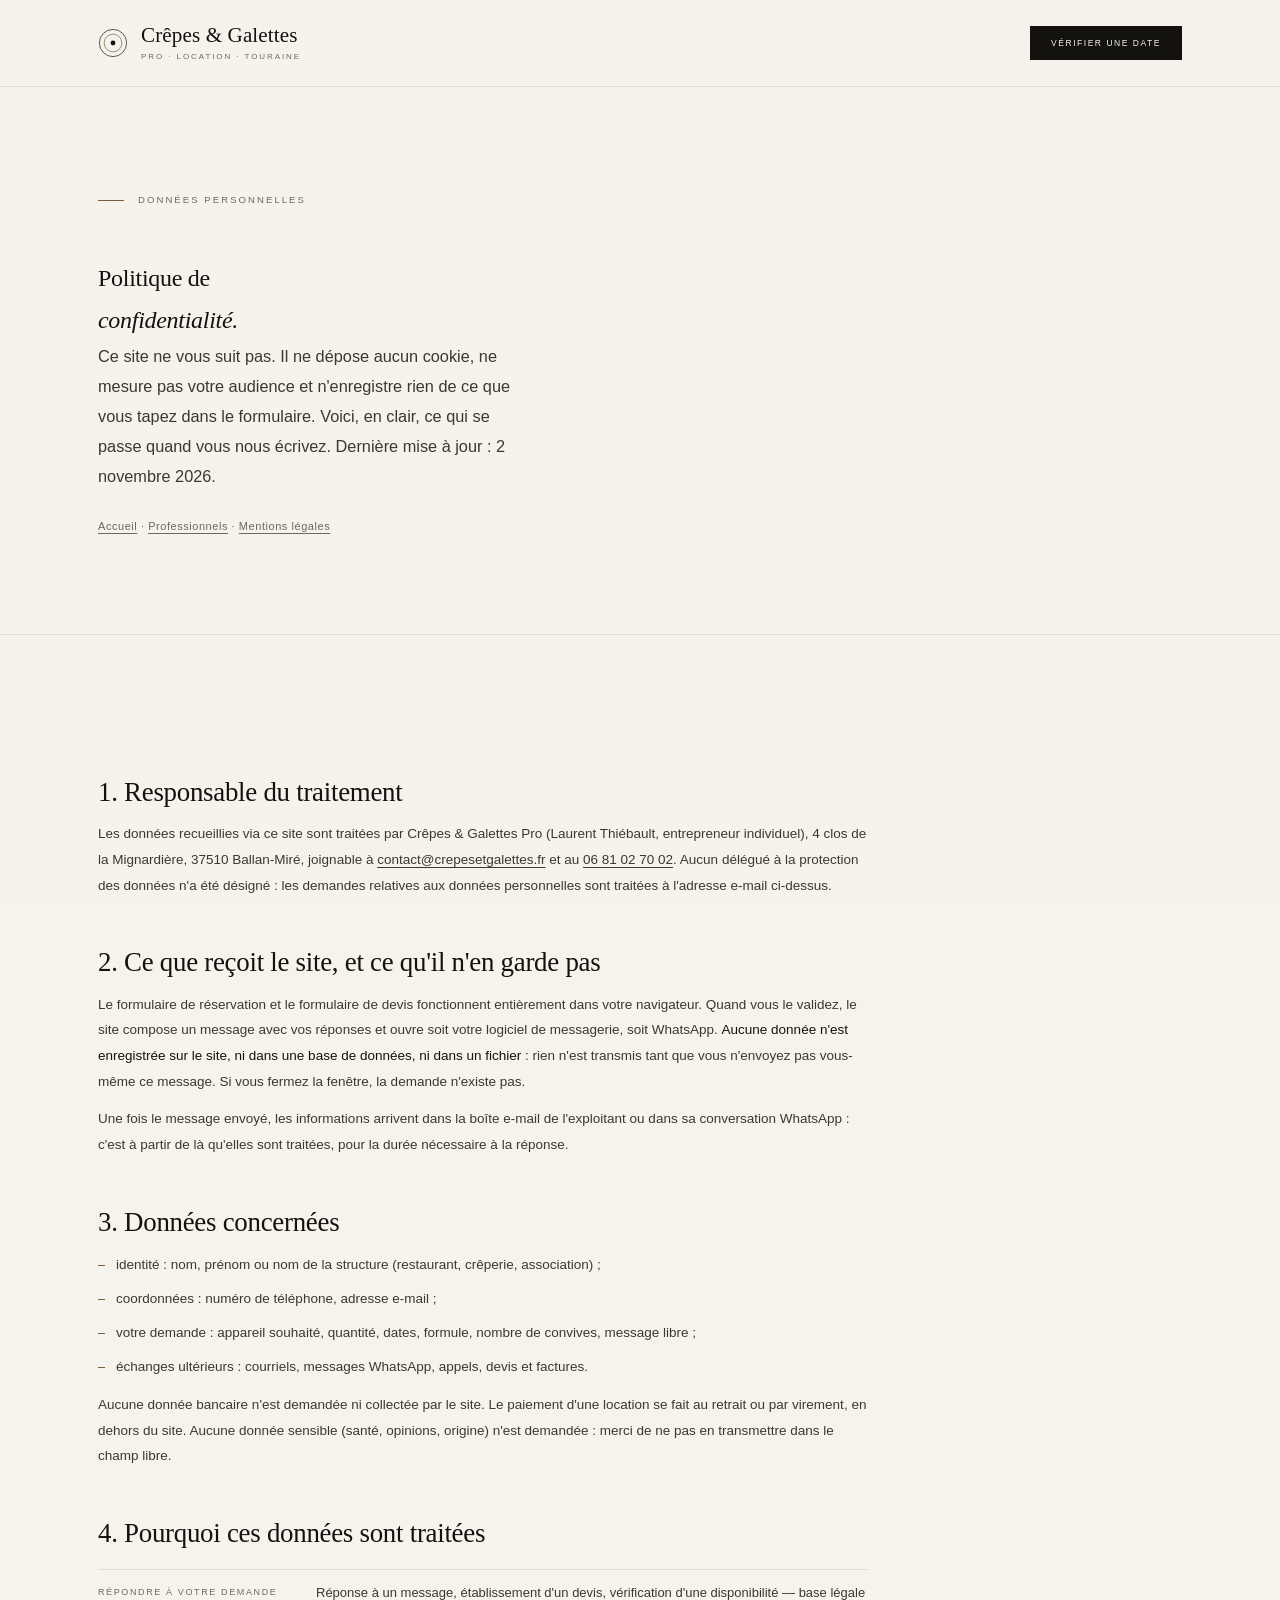
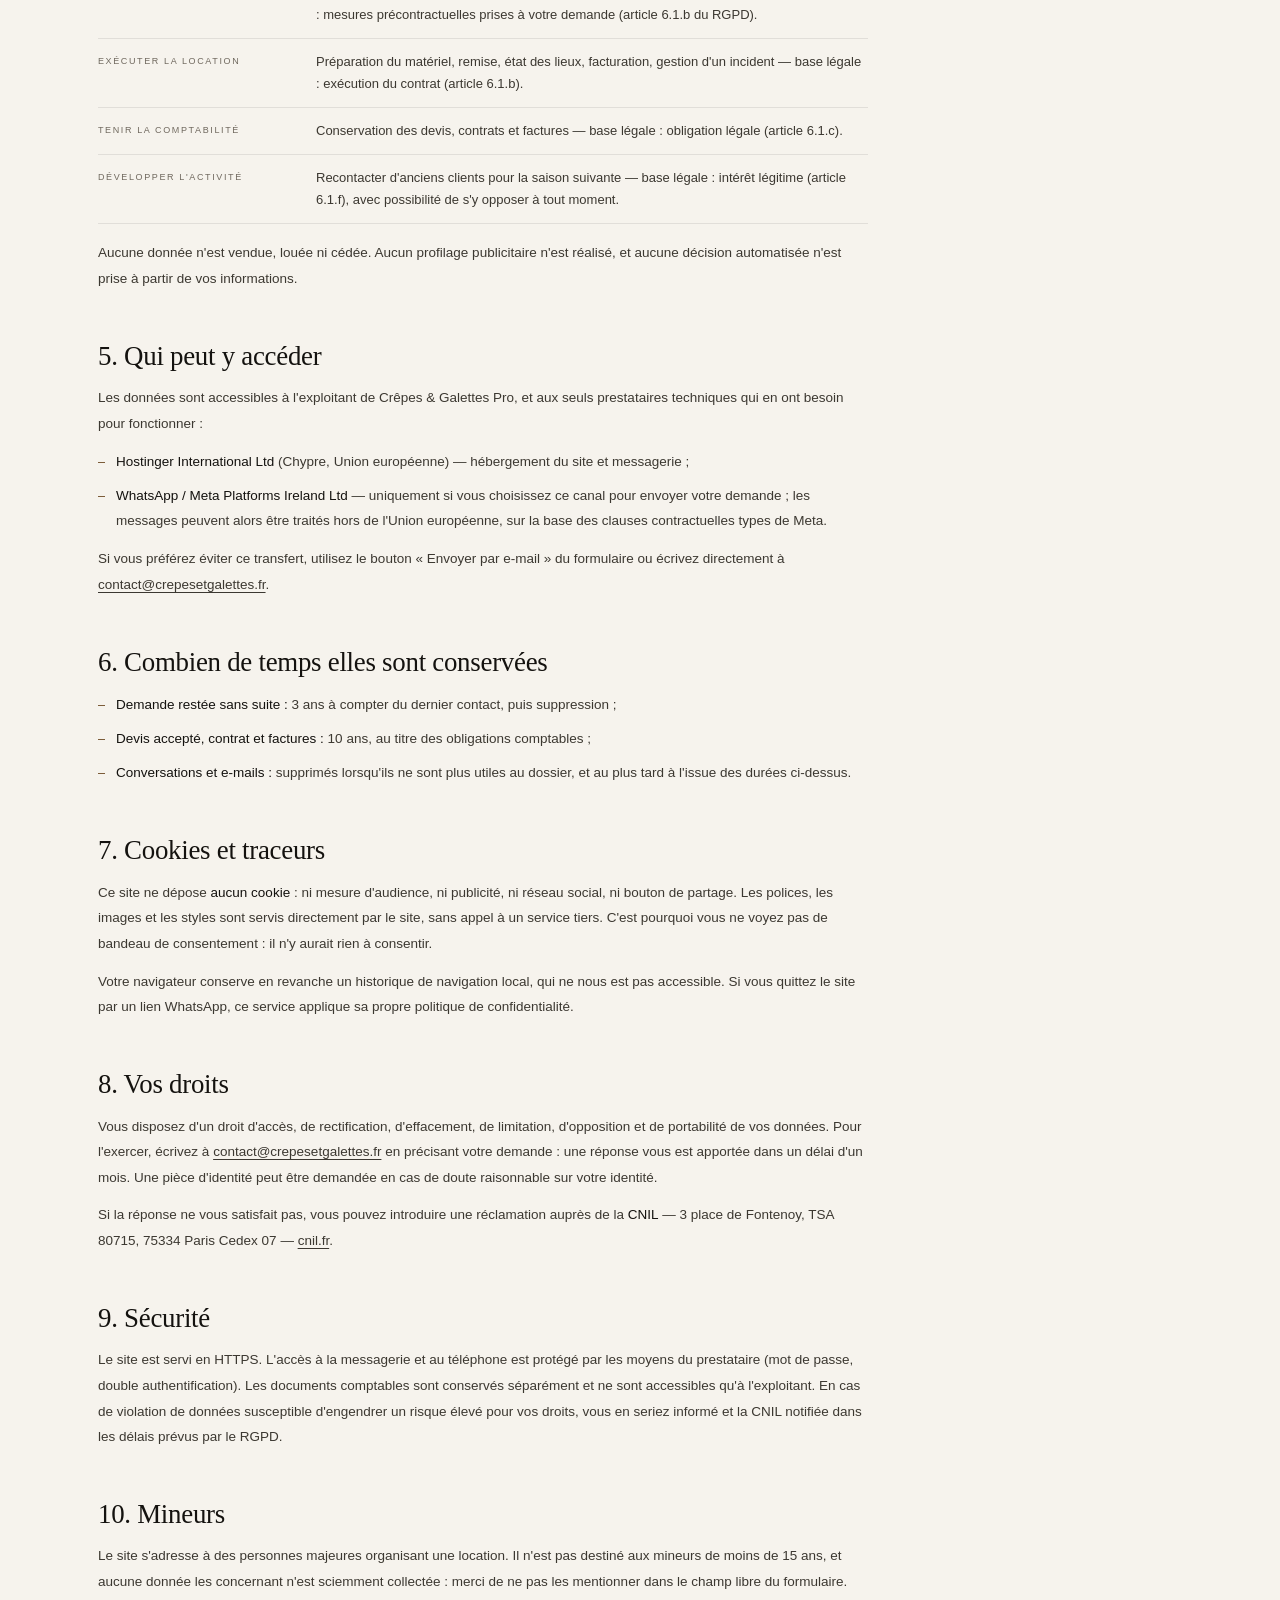
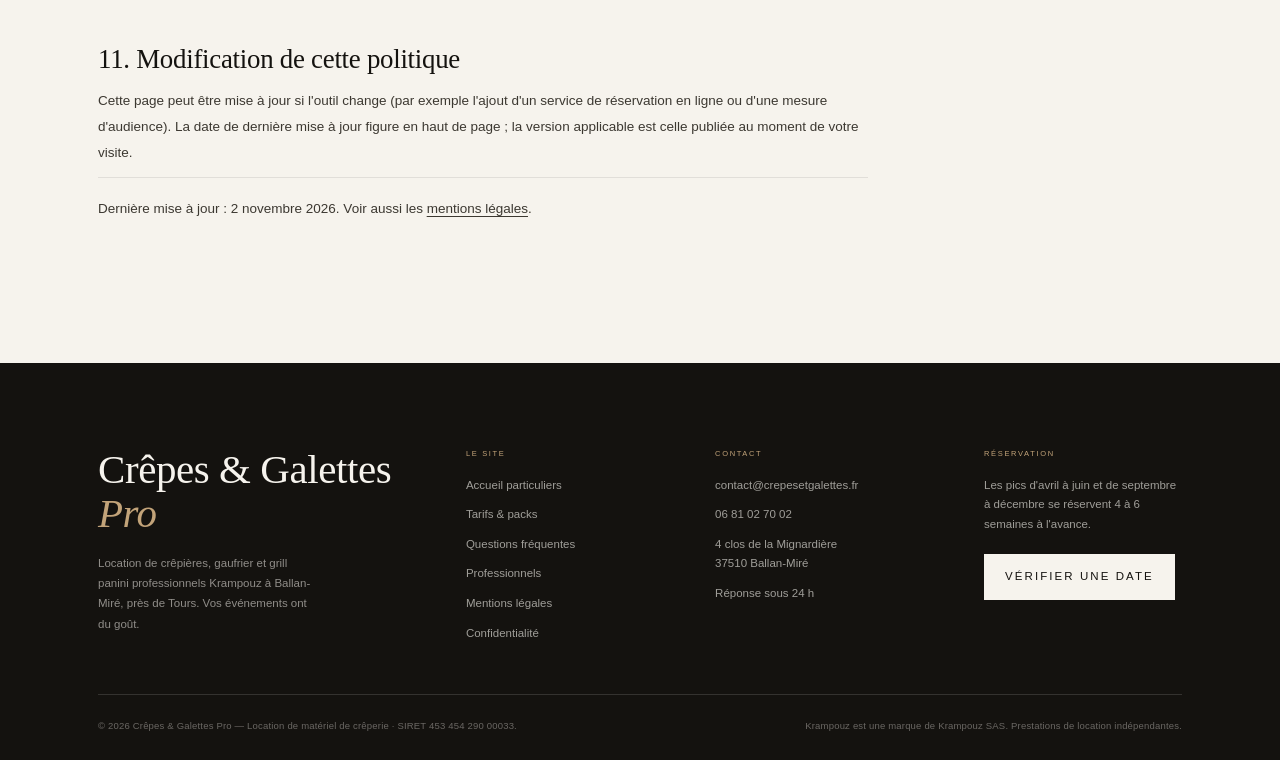
<file: public/confidentialite.html>
<!DOCTYPE html>
<html lang="fr">
<head>
<meta charset="utf-8">
<meta name="viewport" content="width=device-width, initial-scale=1">
<title>Politique de confidentialité — Crêpes &amp; Galettes Pro</title>
<meta name="description" content="Quelles données le site de location de crêpières Crêpes & Galettes Pro reçoit, pourquoi, combien de temps, et comment exercer vos droits sur vos données personnelles.">
<meta name="robots" content="noindex,follow">
<meta name="theme-color" content="#F6F3ED">
<link rel="icon" href="favicon.svg" type="image/svg+xml">
<link rel="canonical" href="https://www.crepesetgalettes.fr/confidentialite.html">
<meta property="og:title" content="Politique de confidentialité — Crêpes &amp; Galettes Pro">
<meta property="og:type" content="website">
<meta property="og:locale" content="fr_FR">
<meta property="og:url" content="https://www.crepesetgalettes.fr/confidentialite.html">
<link rel="stylesheet" href="styles.css">
</head>
<body>

<a class="skip" href="#contenu">Aller au contenu</a>

<header class="site-header" id="top">
  <div class="wrap header-inner">
    <a class="brand" href="index.html" aria-label="Crêpes &amp; Galettes Pro, accueil">
      <span class="brand-mark" aria-hidden="true">
        <svg viewBox="0 0 44 44" width="30" height="30">
          <circle cx="22" cy="22" r="20" fill="none" stroke="#14120F" stroke-width="1"/>
          <circle cx="22" cy="22" r="13" fill="none" stroke="#7C5C39" stroke-width="1"/>
          <circle cx="22" cy="22" r="3.5" fill="#14120F"/>
        </svg>
      </span>
      <span class="brand-txt">
        <strong>Crêpes &amp; Galettes</strong>
        <small>Pro · Location · Touraine</small>
      </span>
    </a>

    <div class="header-actions">
      <a class="btn btn-sm" href="index.html#reserver">Vérifier une date</a>
    </div>
  </div>
</header>

<main id="contenu">

  <section class="page-hero">
    <div class="wrap">
      <p class="kicker"><span class="dot"></span> Données personnelles</p>
      <h1>Politique de<br><em>confidentialité.</em></h1>
      <p class="lead">
        Ce site ne vous suit pas. Il ne dépose aucun cookie, ne mesure pas votre audience et
        n'enregistre rien de ce que vous tapez dans le formulaire. Voici, en clair, ce qui se passe
        quand vous nous écrivez. Dernière mise à jour : 2 novembre 2026.
      </p>
      <p class="legal-nav">
        <a href="index.html">Accueil</a> · <a href="pro.html">Professionnels</a> ·
        <a href="mentions-legales.html">Mentions légales</a>
      </p>
    </div>
  </section>

  <section class="section">
    <div class="wrap">
      <div class="legal">

        <h2>1. Responsable du traitement</h2>
        <p>
          Les données recueillies via ce site sont traitées par Crêpes &amp; Galettes Pro
          (Laurent Thiébault, entrepreneur individuel), 4 clos de la Mignardière,
          37510 Ballan-Miré, joignable à
          <a href="mailto:contact@crepesetgalettes.fr">contact@crepesetgalettes.fr</a> et au
          <a href="tel:+33681027002">06 81 02 70 02</a>.
          Aucun délégué à la protection des données n'a été désigné : les demandes relatives
          aux données personnelles sont traitées à l'adresse e-mail ci-dessus.
        </p>

        <h2>2. Ce que reçoit le site, et ce qu'il n'en garde pas</h2>
        <p>
          Le formulaire de réservation et le formulaire de devis fonctionnent entièrement dans votre
          navigateur. Quand vous le validez, le site compose un message avec vos réponses et ouvre
          soit votre logiciel de messagerie, soit WhatsApp. <strong>Aucune donnée n'est enregistrée
          sur le site, ni dans une base de données, ni dans un fichier</strong> : rien n'est transmis
          tant que vous n'envoyez pas vous-même ce message. Si vous fermez la fenêtre, la demande
          n'existe pas.
        </p>
        <p>
          Une fois le message envoyé, les informations arrivent dans la boîte e-mail de l'exploitant
          ou dans sa conversation WhatsApp : c'est à partir de là qu'elles sont traitées, pour la
          durée nécessaire à la réponse.
        </p>

        <h2>3. Données concernées</h2>
        <ul>
          <li>identité : nom, prénom ou nom de la structure (restaurant, crêperie, association) ;</li>
          <li>coordonnées : numéro de téléphone, adresse e-mail ;</li>
          <li>votre demande : appareil souhaité, quantité, dates, formule, nombre de convives, message libre ;</li>
          <li>échanges ultérieurs : courriels, messages WhatsApp, appels, devis et factures.</li>
        </ul>
        <p>
          Aucune donnée bancaire n'est demandée ni collectée par le site. Le paiement d'une location
          se fait au retrait ou par virement, en dehors du site. Aucune donnée sensible
          (santé, opinions, origine) n'est demandée : merci de ne pas en transmettre dans le champ libre.
        </p>

        <h2>4. Pourquoi ces données sont traitées</h2>
        <dl class="legal-facts">
          <div><dt>Répondre à votre demande</dt><dd>Réponse à un message, établissement d'un devis, vérification d'une disponibilité — base légale : mesures précontractuelles prises à votre demande (article 6.1.b du RGPD).</dd></div>
          <div><dt>Exécuter la location</dt><dd>Préparation du matériel, remise, état des lieux, facturation, gestion d'un incident — base légale : exécution du contrat (article 6.1.b).</dd></div>
          <div><dt>Tenir la comptabilité</dt><dd>Conservation des devis, contrats et factures — base légale : obligation légale (article 6.1.c).</dd></div>
          <div><dt>Développer l'activité</dt><dd>Recontacter d'anciens clients pour la saison suivante — base légale : intérêt légitime (article 6.1.f), avec possibilité de s'y opposer à tout moment.</dd></div>
        </dl>
        <p>
          Aucune donnée n'est vendue, louée ni cédée. Aucun profilage publicitaire n'est réalisé,
          et aucune décision automatisée n'est prise à partir de vos informations.
        </p>

        <h2>5. Qui peut y accéder</h2>
        <p>
          Les données sont accessibles à l'exploitant de Crêpes &amp; Galettes Pro, et aux seuls
          prestataires techniques qui en ont besoin pour fonctionner :
        </p>
        <ul>
          <li><strong>Hostinger International Ltd</strong> (Chypre, Union européenne) — hébergement du site et messagerie ;</li>
          <li><strong>WhatsApp / Meta Platforms Ireland Ltd</strong> — uniquement si vous choisissez ce canal pour envoyer votre demande ; les messages peuvent alors être traités hors de l'Union européenne, sur la base des clauses contractuelles types de Meta.</li>
        </ul>
        <p>
          Si vous préférez éviter ce transfert, utilisez le bouton « Envoyer par e-mail » du formulaire
          ou écrivez directement à <a href="mailto:contact@crepesetgalettes.fr">contact@crepesetgalettes.fr</a>.
        </p>

        <h2>6. Combien de temps elles sont conservées</h2>
        <ul>
          <li><strong>Demande restée sans suite :</strong> 3 ans à compter du dernier contact, puis suppression ;</li>
          <li><strong>Devis accepté, contrat et factures :</strong> 10 ans, au titre des obligations comptables ;</li>
          <li><strong>Conversations et e-mails :</strong> supprimés lorsqu'ils ne sont plus utiles au dossier, et au plus tard à l'issue des durées ci-dessus.</li>
        </ul>

        <h2>7. Cookies et traceurs</h2>
        <p>
          Ce site ne dépose <strong>aucun cookie</strong> : ni mesure d'audience, ni publicité, ni réseau
          social, ni bouton de partage. Les polices, les images et les styles sont servis directement
          par le site, sans appel à un service tiers. C'est pourquoi vous ne voyez pas de bandeau
          de consentement : il n'y aurait rien à consentir.
        </p>
        <p>
          Votre navigateur conserve en revanche un historique de navigation local, qui ne nous est pas
          accessible. Si vous quittez le site par un lien WhatsApp, ce service applique sa propre
          politique de confidentialité.
        </p>

        <h2>8. Vos droits</h2>
        <p>
          Vous disposez d'un droit d'accès, de rectification, d'effacement, de limitation, d'opposition
          et de portabilité de vos données. Pour l'exercer, écrivez à
          <a href="mailto:contact@crepesetgalettes.fr">contact@crepesetgalettes.fr</a> en précisant votre
          demande : une réponse vous est apportée dans un délai d'un mois. Une pièce d'identité peut être
          demandée en cas de doute raisonnable sur votre identité.
        </p>
        <p>
          Si la réponse ne vous satisfait pas, vous pouvez introduire une réclamation auprès de la
          <strong>CNIL</strong> — 3 place de Fontenoy, TSA 80715, 75334 Paris Cedex 07 —
          <a href="https://www.cnil.fr" rel="noopener">cnil.fr</a>.
        </p>

        <h2>9. Sécurité</h2>
        <p>
          Le site est servi en HTTPS. L'accès à la messagerie et au téléphone est protégé par les moyens
          du prestataire (mot de passe, double authentification). Les documents comptables sont conservés
          séparément et ne sont accessibles qu'à l'exploitant. En cas de violation de données susceptible
          d'engendrer un risque élevé pour vos droits, vous en seriez informé et la CNIL notifiée dans
          les délais prévus par le RGPD.
        </p>

        <h2>10. Mineurs</h2>
        <p>
          Le site s'adresse à des personnes majeures organisant une location. Il n'est pas destiné aux
          mineurs de moins de 15 ans, et aucune donnée les concernant n'est sciemment collectée :
          merci de ne pas les mentionner dans le champ libre du formulaire.
        </p>

        <h2>11. Modification de cette politique</h2>
        <p>
          Cette page peut être mise à jour si l'outil change (par exemple l'ajout d'un service de
          réservation en ligne ou d'une mesure d'audience). La date de dernière mise à jour figure
          en haut de page ; la version applicable est celle publiée au moment de votre visite.
        </p>

        <p class="legal-meta">
          Dernière mise à jour : 2 novembre 2026. Voir aussi les
          <a href="mentions-legales.html">mentions légales</a>.
        </p>

      </div>
    </div>
  </section>

</main>

<footer class="site-footer">
  <div class="wrap">
    <div class="foot-top">
      <div class="foot-brand">
        <p class="foot-mark">Crêpes &amp; Galettes<br><em>Pro</em></p>
        <p>Location de crêpières, gaufrier et grill panini professionnels Krampouz à Ballan-Miré, près de Tours. Vos événements ont du goût.</p>
      </div>
      <div class="foot-col">
        <h4>Le site</h4>
        <a href="index.html">Accueil particuliers</a>
        <a href="index.html#tarifs">Tarifs &amp; packs</a>
        <a href="index.html#faq">Questions fréquentes</a>
        <a href="pro.html">Professionnels</a>
        <a href="mentions-legales.html">Mentions légales</a>
        <a href="confidentialite.html" aria-current="page">Confidentialité</a>
      </div>
      <div class="foot-col">
        <h4>Contact</h4>
        <a href="mailto:contact@crepesetgalettes.fr">contact@crepesetgalettes.fr</a>
        <a href="tel:+33681027002">06 81 02 70 02</a>
        <span>4 clos de la Mignardière<br>37510 Ballan-Miré</span>
        <span>Réponse sous 24 h</span>
      </div>
      <div class="foot-col">
        <h4>Réservation</h4>
        <p>Les pics d'avril à juin et de septembre à décembre se réservent 4 à 6 semaines à l'avance.</p>
        <a class="btn btn-sm btn-light" href="index.html#reserver">Vérifier une date</a>
      </div>
    </div>

    <div class="foot-bottom">
      <span>© 2026 Crêpes &amp; Galettes Pro — Location de matériel de crêperie · SIRET 453 454 290 00033.</span>
      <span>Krampouz est une marque de Krampouz SAS. Prestations de location indépendantes.</span>
    </div>
  </div>
</footer>

</body>
</html>
</file>
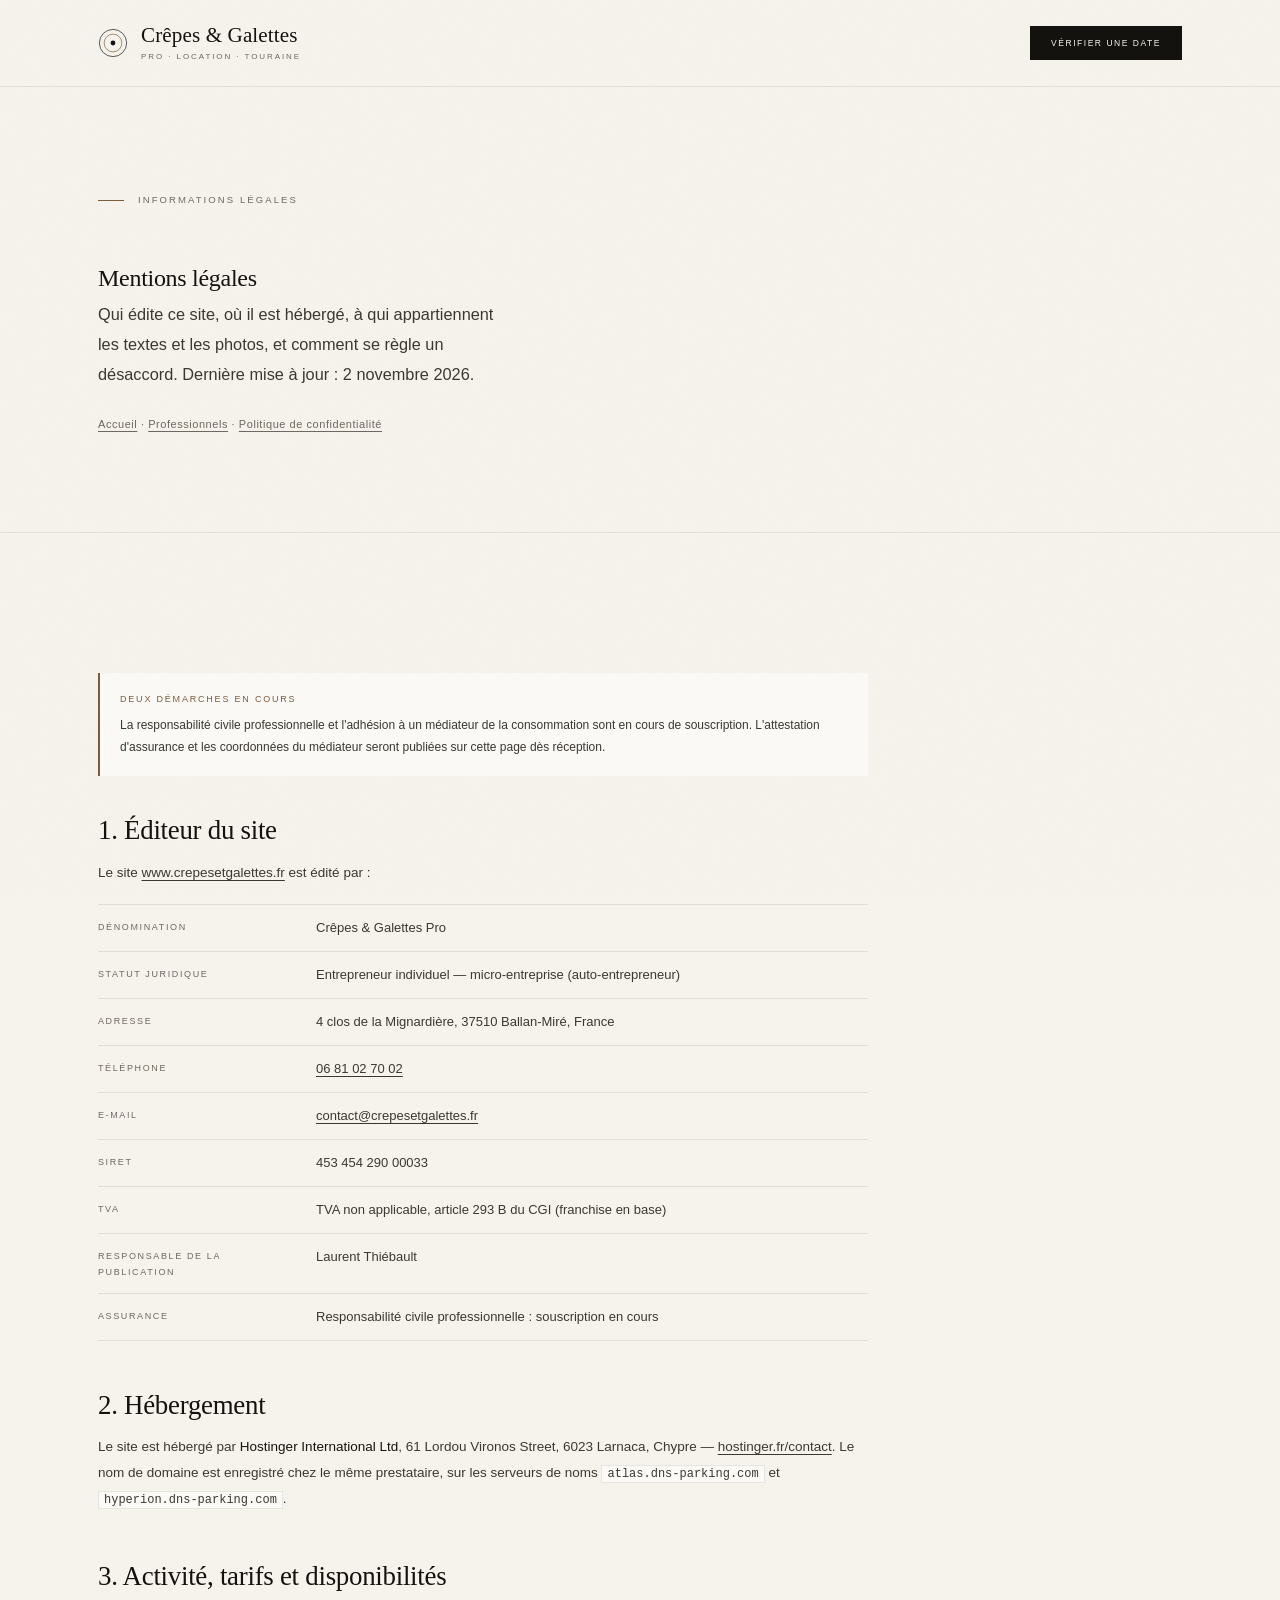
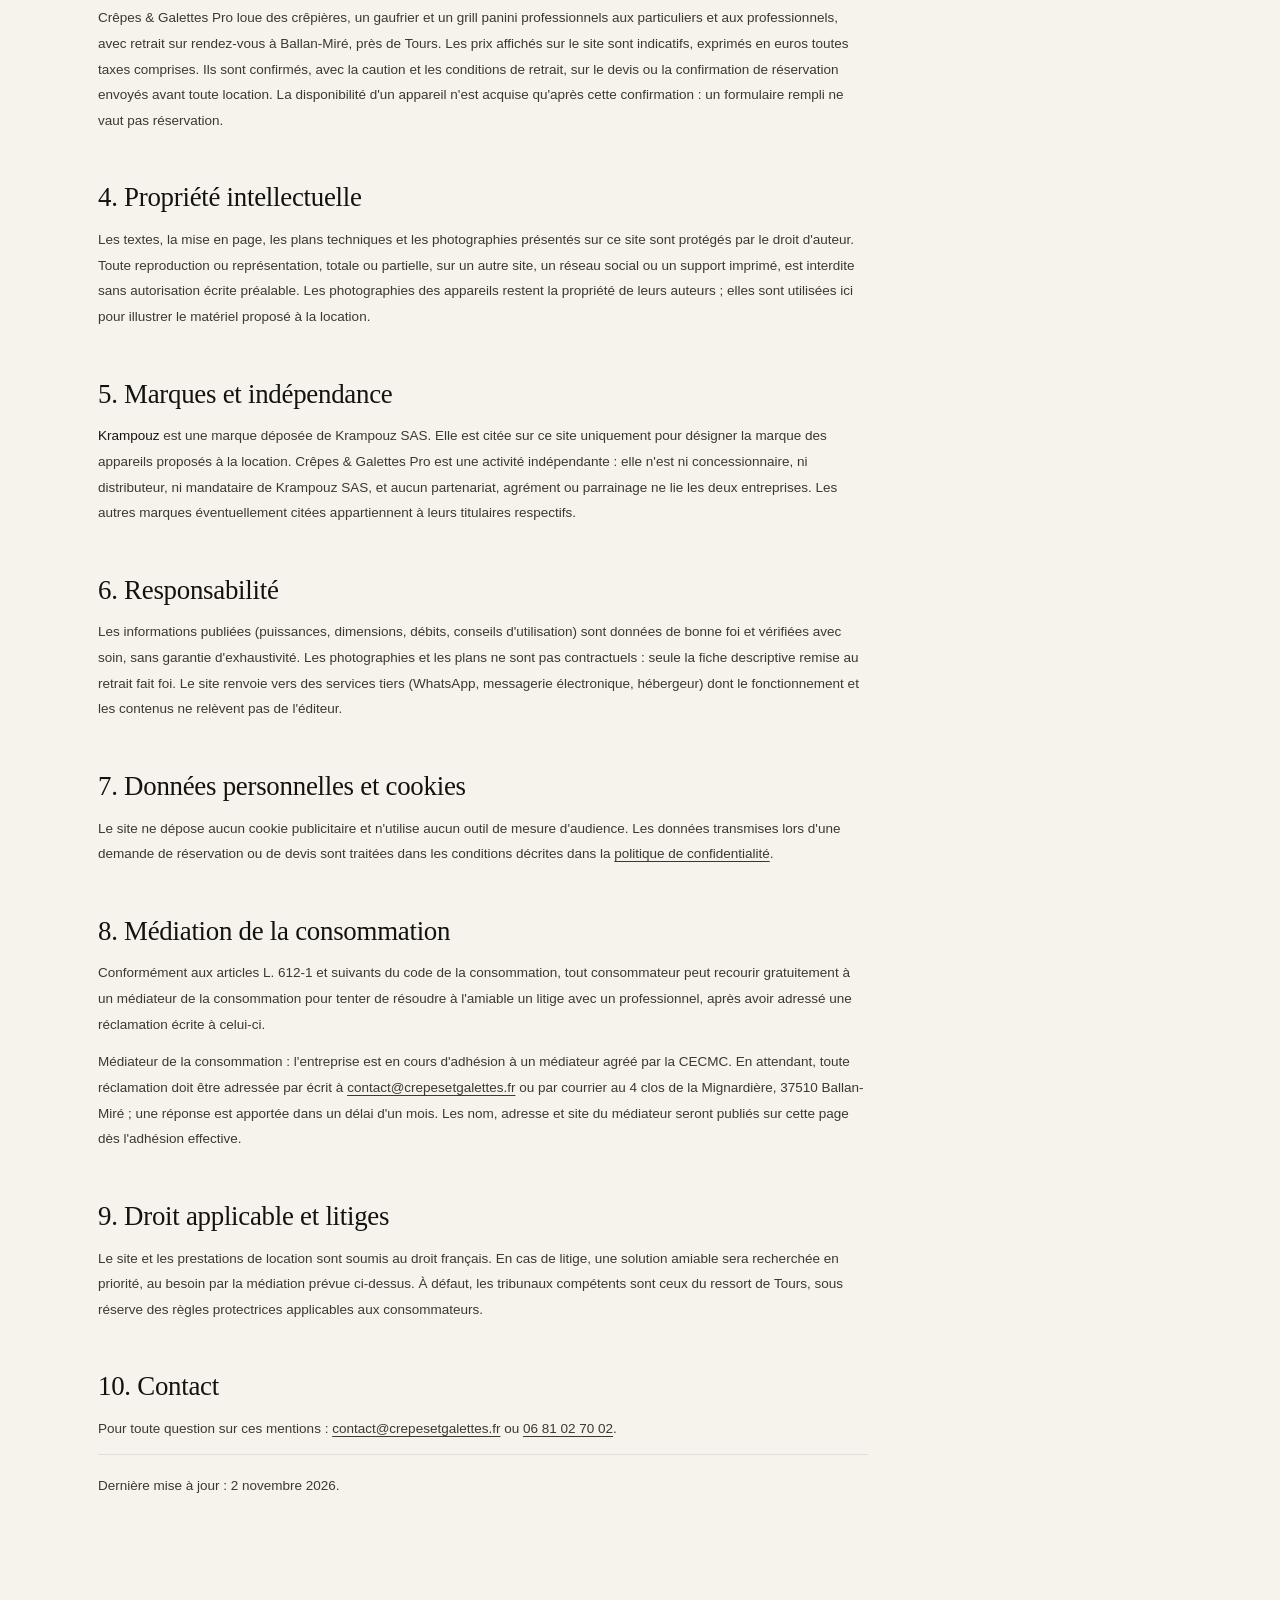
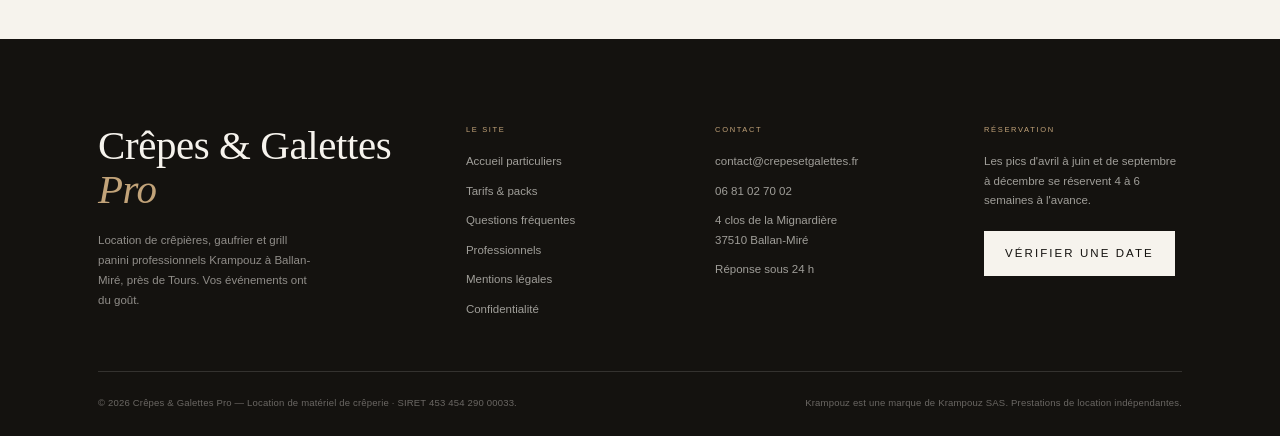
<file: public/mentions-legales.html>
<!DOCTYPE html>
<html lang="fr">
<head>
<meta charset="utf-8">
<meta name="viewport" content="width=device-width, initial-scale=1">
<title>Mentions légales — Crêpes &amp; Galettes Pro</title>
<meta name="description" content="Éditeur, hébergeur, propriété intellectuelle, marques et médiation : les mentions légales du site de location de crêpières Crêpes & Galettes Pro, à Ballan-Miré près de Tours.">
<meta name="robots" content="noindex,follow">
<meta name="theme-color" content="#F6F3ED">
<link rel="icon" href="favicon.svg" type="image/svg+xml">
<link rel="canonical" href="https://www.crepesetgalettes.fr/mentions-legales.html">
<meta property="og:title" content="Mentions légales — Crêpes &amp; Galettes Pro">
<meta property="og:type" content="website">
<meta property="og:locale" content="fr_FR">
<meta property="og:url" content="https://www.crepesetgalettes.fr/mentions-legales.html">
<link rel="stylesheet" href="styles.css">
</head>
<body>

<a class="skip" href="#contenu">Aller au contenu</a>

<header class="site-header" id="top">
  <div class="wrap header-inner">
    <a class="brand" href="index.html" aria-label="Crêpes &amp; Galettes Pro, accueil">
      <span class="brand-mark" aria-hidden="true">
        <svg viewBox="0 0 44 44" width="30" height="30">
          <circle cx="22" cy="22" r="20" fill="none" stroke="#14120F" stroke-width="1"/>
          <circle cx="22" cy="22" r="13" fill="none" stroke="#7C5C39" stroke-width="1"/>
          <circle cx="22" cy="22" r="3.5" fill="#14120F"/>
        </svg>
      </span>
      <span class="brand-txt">
        <strong>Crêpes &amp; Galettes</strong>
        <small>Pro · Location · Touraine</small>
      </span>
    </a>

    <div class="header-actions">
      <a class="btn btn-sm" href="index.html#reserver">Vérifier une date</a>
    </div>
  </div>
</header>

<main id="contenu">

  <section class="page-hero">
    <div class="wrap">
      <p class="kicker"><span class="dot"></span> Informations légales</p>
      <h1>Mentions légales</h1>
      <p class="lead">
        Qui édite ce site, où il est hébergé, à qui appartiennent les textes et les photos,
        et comment se règle un désaccord. Dernière mise à jour : 2 novembre 2026.
      </p>
      <p class="legal-nav">
        <a href="index.html">Accueil</a> · <a href="pro.html">Professionnels</a> ·
        <a href="confidentialite.html">Politique de confidentialité</a>
      </p>
    </div>
  </section>

  <section class="section">
    <div class="wrap">
      <div class="legal">

        <!-- À SUPPRIMER une fois l'assurance et le médiateur en place -->
        <div class="legal-todo">
          <strong>Deux démarches en cours</strong>
          La responsabilité civile professionnelle et l'adhésion à un médiateur de la consommation
          sont en cours de souscription. L'attestation d'assurance et les coordonnées du médiateur
          seront publiées sur cette page dès réception.
        </div>

        <h2>1. Éditeur du site</h2>
        <p>Le site <a href="https://www.crepesetgalettes.fr/">www.crepesetgalettes.fr</a> est édité par :</p>
        <dl class="legal-facts">
          <div><dt>Dénomination</dt><dd>Crêpes &amp; Galettes Pro</dd></div>
          <div><dt>Statut juridique</dt><dd>Entrepreneur individuel — micro-entreprise (auto-entrepreneur)</dd></div>
          <div><dt>Adresse</dt><dd>4 clos de la Mignardière, 37510 Ballan-Miré, France</dd></div>
          <div><dt>Téléphone</dt><dd><a href="tel:+33681027002">06 81 02 70 02</a></dd></div>
          <div><dt>E-mail</dt><dd><a href="mailto:contact@crepesetgalettes.fr">contact@crepesetgalettes.fr</a></dd></div>
          <div><dt>SIRET</dt><dd>453 454 290 00033</dd></div>
          <div><dt>TVA</dt><dd>TVA non applicable, article 293 B du CGI (franchise en base)</dd></div>
          <div><dt>Responsable de la publication</dt><dd>Laurent Thiébault</dd></div>
          <div><dt>Assurance</dt><dd>Responsabilité civile professionnelle : souscription en cours</dd></div>
        </dl>

        <h2>2. Hébergement</h2>
        <p>
          Le site est hébergé par <strong>Hostinger International Ltd</strong>, 61 Lordou Vironos Street,
          6023 Larnaca, Chypre — <a href="https://www.hostinger.fr/contact" rel="noopener">hostinger.fr/contact</a>.
          Le nom de domaine est enregistré chez le même prestataire, sur les serveurs de noms
          <code>atlas.dns-parking.com</code> et <code>hyperion.dns-parking.com</code>.
        </p>

        <h2>3. Activité, tarifs et disponibilités</h2>
        <p>
          Crêpes &amp; Galettes Pro loue des crêpières, un gaufrier et un grill panini professionnels
          aux particuliers et aux professionnels, avec retrait sur rendez-vous à Ballan-Miré, près de Tours.
          Les prix affichés sur le site sont indicatifs, exprimés en euros toutes taxes comprises.
          Ils sont confirmés, avec la caution et les conditions de retrait, sur le devis ou la confirmation
          de réservation envoyés avant toute location. La disponibilité d'un appareil n'est acquise
          qu'après cette confirmation : un formulaire rempli ne vaut pas réservation.
        </p>

        <h2>4. Propriété intellectuelle</h2>
        <p>
          Les textes, la mise en page, les plans techniques et les photographies présentés sur ce site
          sont protégés par le droit d'auteur. Toute reproduction ou représentation, totale ou partielle,
          sur un autre site, un réseau social ou un support imprimé, est interdite sans autorisation
          écrite préalable. Les photographies des appareils restent la propriété de leurs auteurs ;
          elles sont utilisées ici pour illustrer le matériel proposé à la location.
        </p>

        <h2>5. Marques et indépendance</h2>
        <p>
          <strong>Krampouz</strong> est une marque déposée de Krampouz SAS. Elle est citée sur ce site
          uniquement pour désigner la marque des appareils proposés à la location. Crêpes &amp; Galettes Pro
          est une activité indépendante : elle n'est ni concessionnaire, ni distributeur, ni mandataire
          de Krampouz SAS, et aucun partenariat, agrément ou parrainage ne lie les deux entreprises.
          Les autres marques éventuellement citées appartiennent à leurs titulaires respectifs.
        </p>

        <h2>6. Responsabilité</h2>
        <p>
          Les informations publiées (puissances, dimensions, débits, conseils d'utilisation) sont données
          de bonne foi et vérifiées avec soin, sans garantie d'exhaustivité. Les photographies et les plans
          ne sont pas contractuels : seule la fiche descriptive remise au retrait fait foi.
          Le site renvoie vers des services tiers (WhatsApp, messagerie électronique, hébergeur) dont
          le fonctionnement et les contenus ne relèvent pas de l'éditeur.
        </p>

        <h2>7. Données personnelles et cookies</h2>
        <p>
          Le site ne dépose aucun cookie publicitaire et n'utilise aucun outil de mesure d'audience.
          Les données transmises lors d'une demande de réservation ou de devis sont traitées dans les
          conditions décrites dans la
          <a href="confidentialite.html">politique de confidentialité</a>.
        </p>

        <h2>8. Médiation de la consommation</h2>
        <p>
          Conformément aux articles L. 612-1 et suivants du code de la consommation, tout consommateur
          peut recourir gratuitement à un médiateur de la consommation pour tenter de résoudre à l'amiable
          un litige avec un professionnel, après avoir adressé une réclamation écrite à celui-ci.
        </p>
        <p>
          Médiateur de la consommation : l'entreprise est en cours d'adhésion à un médiateur agréé
          par la CECMC. En attendant, toute réclamation doit être adressée par écrit à
          <a href="mailto:contact@crepesetgalettes.fr">contact@crepesetgalettes.fr</a> ou par courrier
          au 4 clos de la Mignardière, 37510 Ballan-Miré ; une réponse est apportée dans un délai
          d'un mois. Les nom, adresse et site du médiateur seront publiés sur cette page dès
          l'adhésion effective.
        </p>

        <h2>9. Droit applicable et litiges</h2>
        <p>
          Le site et les prestations de location sont soumis au droit français. En cas de litige,
          une solution amiable sera recherchée en priorité, au besoin par la médiation prévue ci-dessus.
          À défaut, les tribunaux compétents sont ceux du ressort de Tours, sous réserve des règles
          protectrices applicables aux consommateurs.
        </p>

        <h2>10. Contact</h2>
        <p>
          Pour toute question sur ces mentions : <a href="mailto:contact@crepesetgalettes.fr">contact@crepesetgalettes.fr</a>
          ou <a href="tel:+33681027002">06 81 02 70 02</a>.
        </p>

        <p class="legal-meta">Dernière mise à jour : 2 novembre 2026.</p>

      </div>
    </div>
  </section>

</main>

<footer class="site-footer">
  <div class="wrap">
    <div class="foot-top">
      <div class="foot-brand">
        <p class="foot-mark">Crêpes &amp; Galettes<br><em>Pro</em></p>
        <p>Location de crêpières, gaufrier et grill panini professionnels Krampouz à Ballan-Miré, près de Tours. Vos événements ont du goût.</p>
      </div>
      <div class="foot-col">
        <h4>Le site</h4>
        <a href="index.html">Accueil particuliers</a>
        <a href="index.html#tarifs">Tarifs &amp; packs</a>
        <a href="index.html#faq">Questions fréquentes</a>
        <a href="pro.html">Professionnels</a>
        <a href="mentions-legales.html" aria-current="page">Mentions légales</a>
        <a href="confidentialite.html">Confidentialité</a>
      </div>
      <div class="foot-col">
        <h4>Contact</h4>
        <a href="mailto:contact@crepesetgalettes.fr">contact@crepesetgalettes.fr</a>
        <a href="tel:+33681027002">06 81 02 70 02</a>
        <span>4 clos de la Mignardière<br>37510 Ballan-Miré</span>
        <span>Réponse sous 24 h</span>
      </div>
      <div class="foot-col">
        <h4>Réservation</h4>
        <p>Les pics d'avril à juin et de septembre à décembre se réservent 4 à 6 semaines à l'avance.</p>
        <a class="btn btn-sm btn-light" href="index.html#reserver">Vérifier une date</a>
      </div>
    </div>

    <div class="foot-bottom">
      <span>© 2026 Crêpes &amp; Galettes Pro — Location de matériel de crêperie · SIRET 453 454 290 00033.</span>
      <span>Krampouz est une marque de Krampouz SAS. Prestations de location indépendantes.</span>
    </div>
  </div>
</footer>

</body>
</html>
</file>
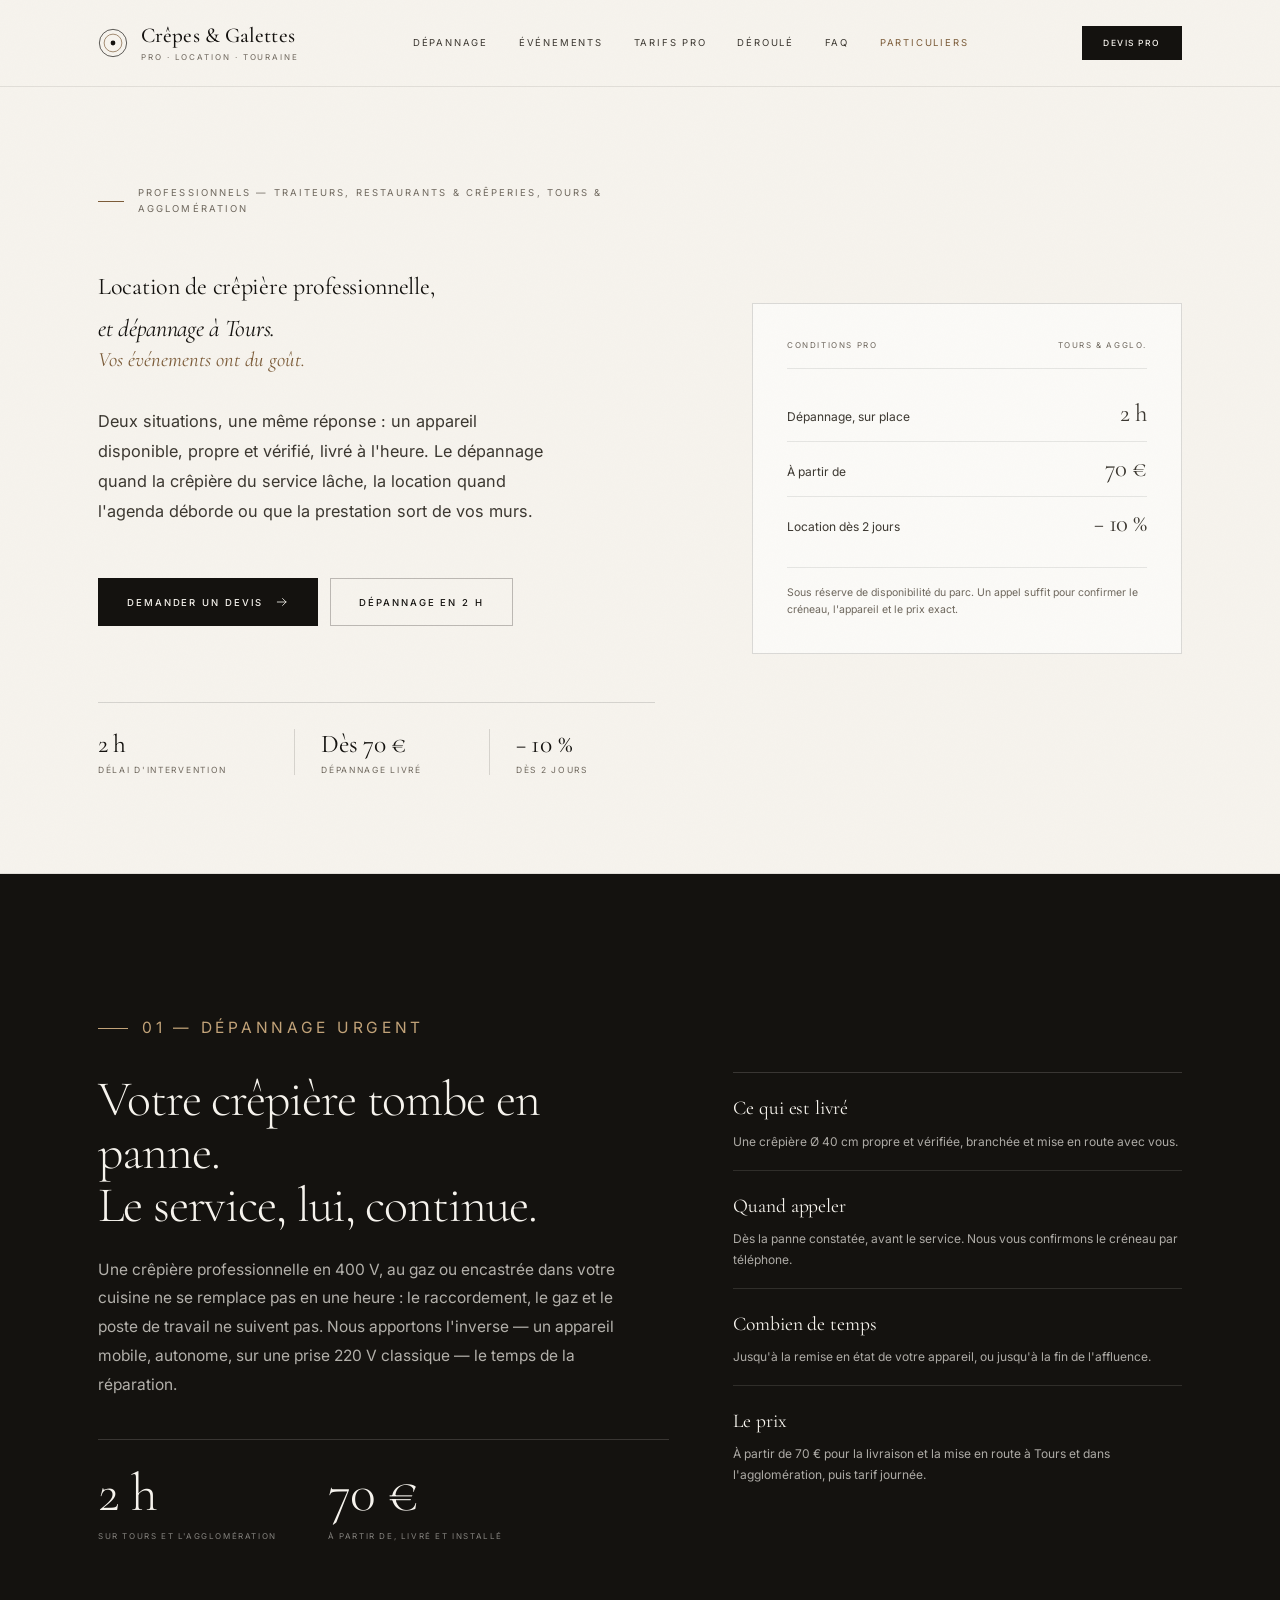
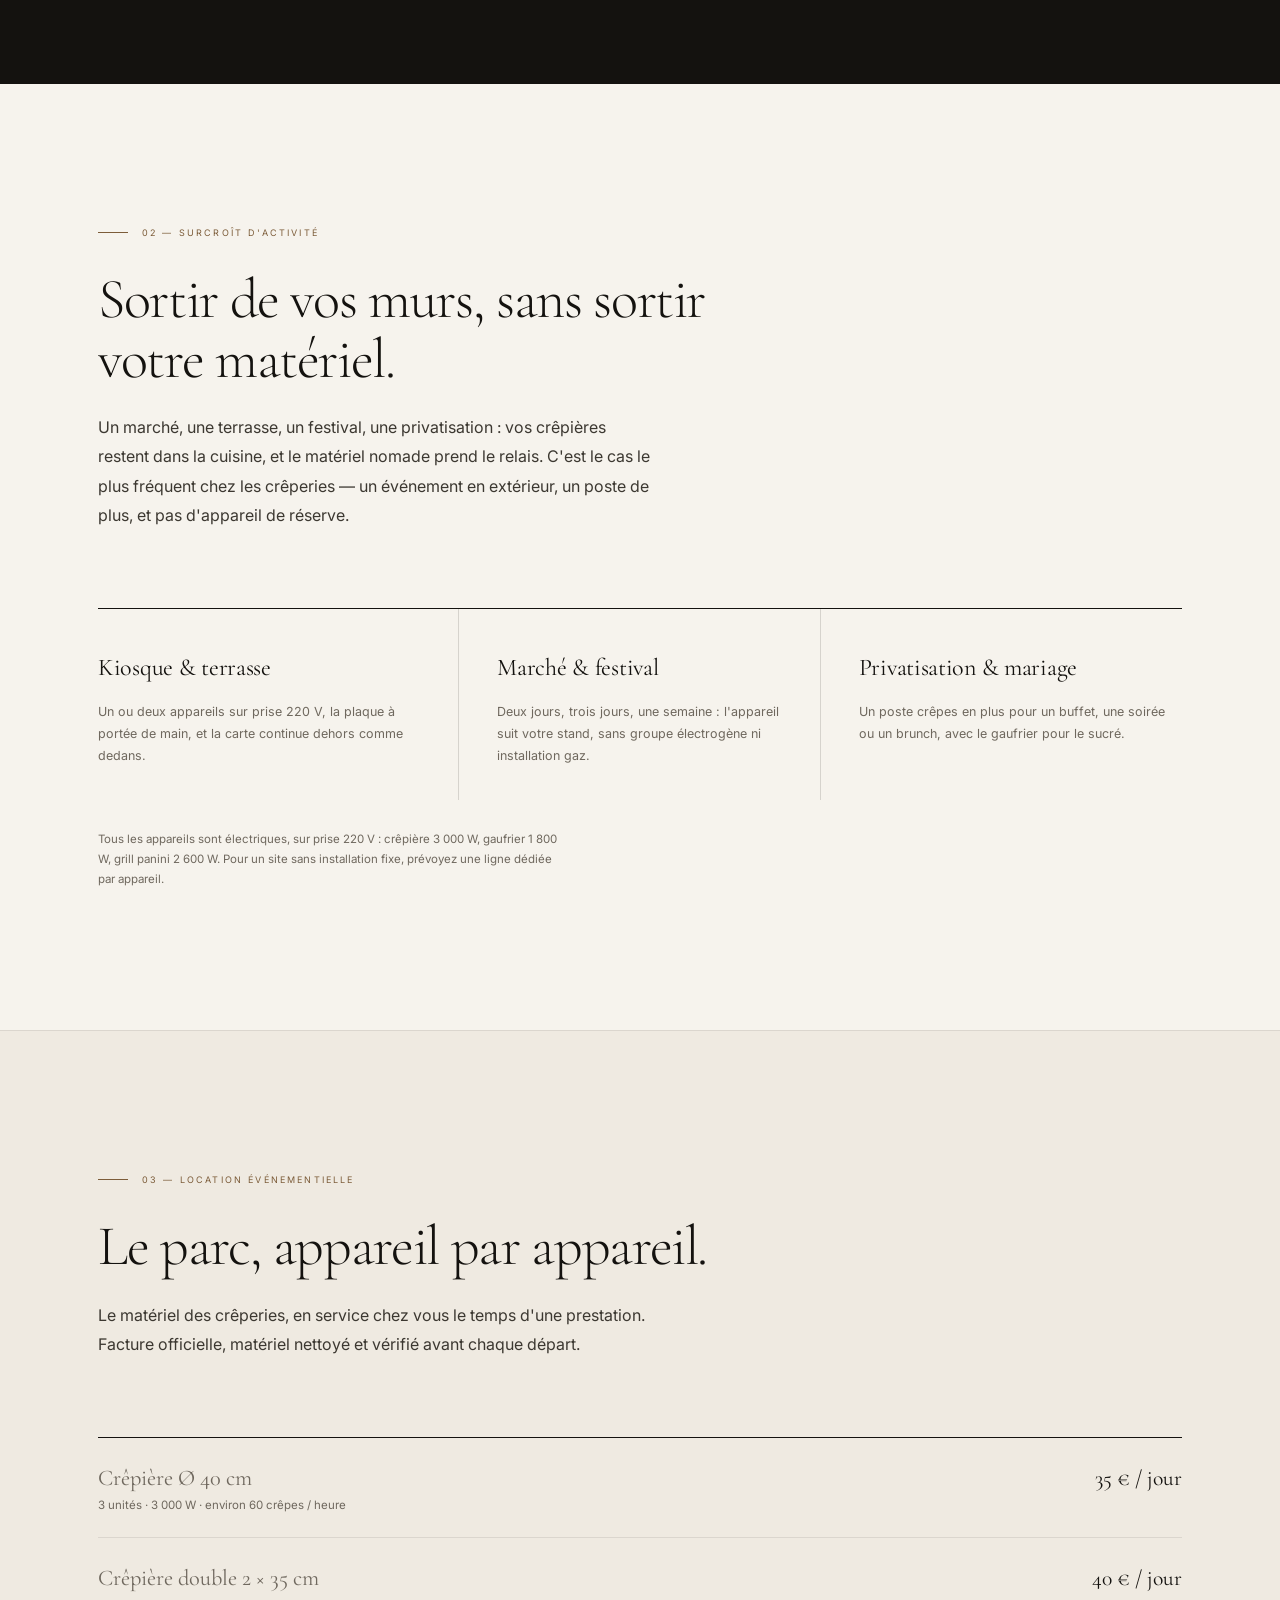
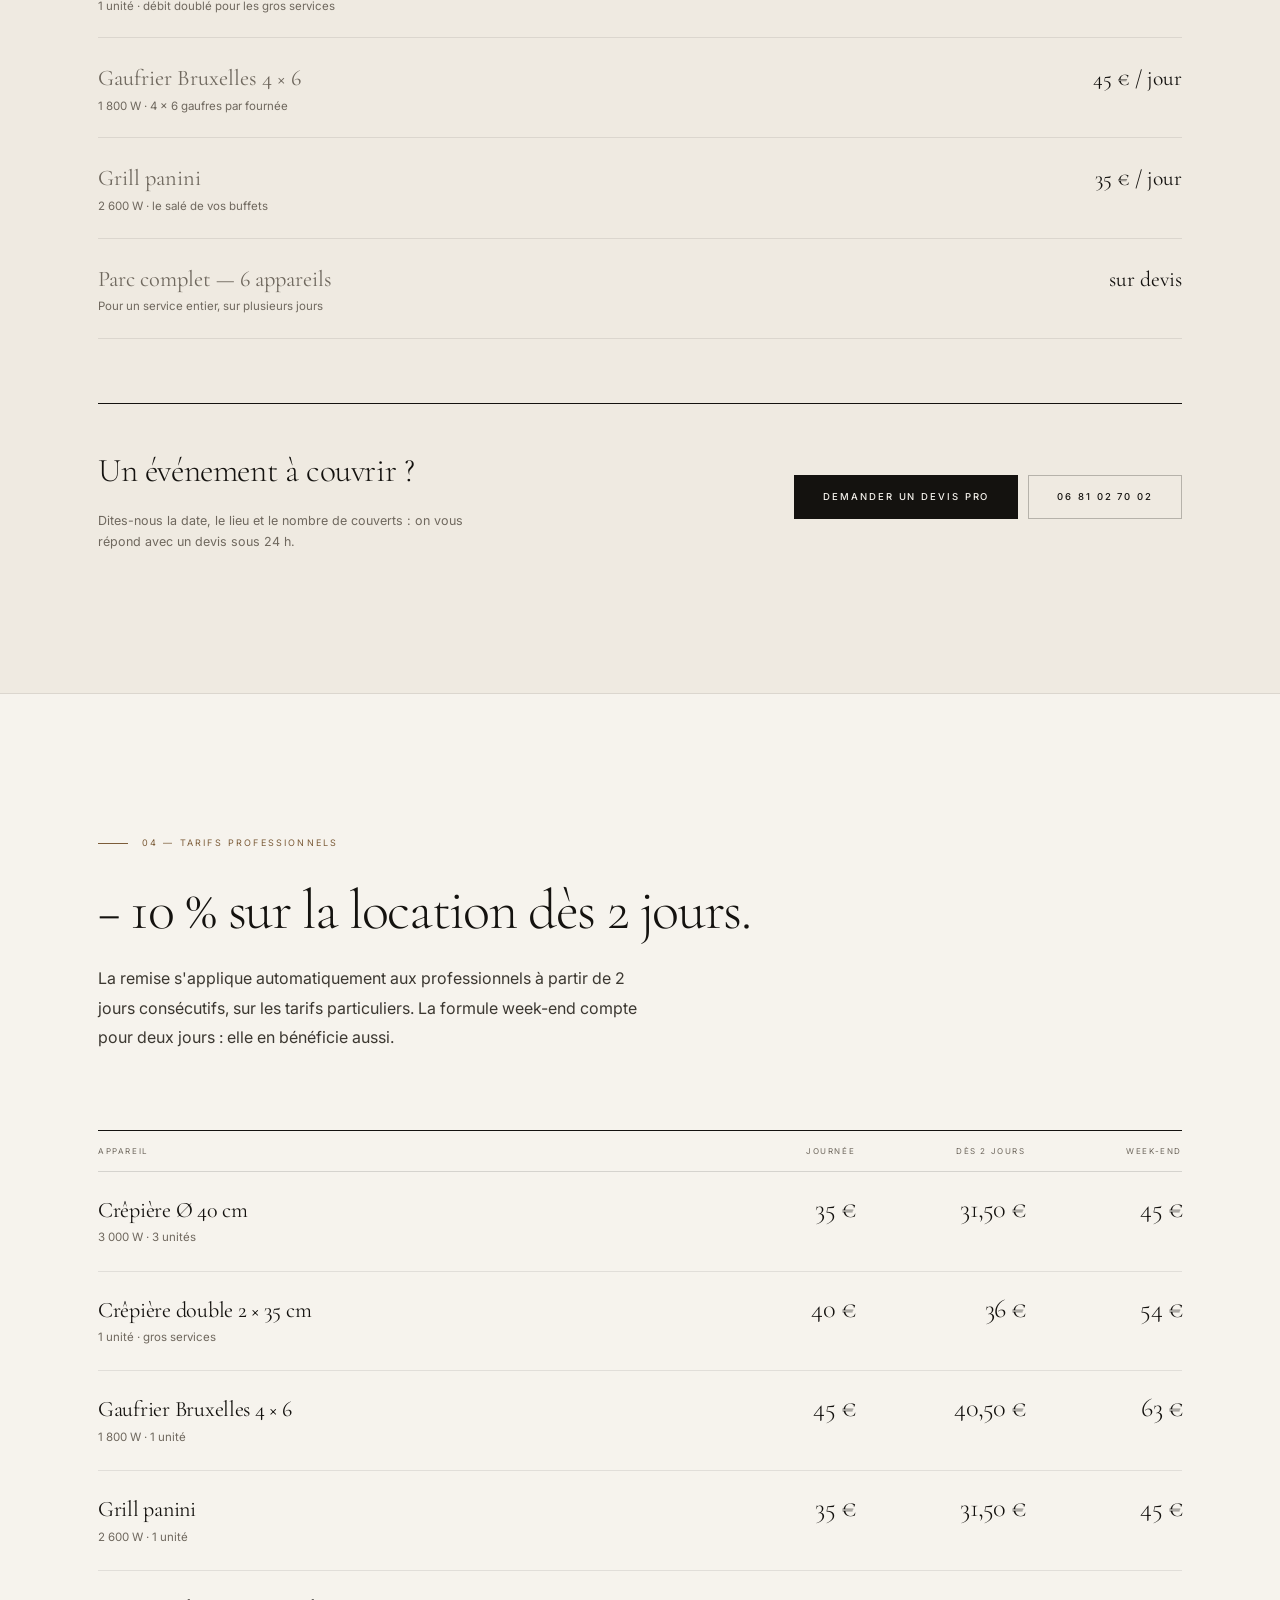
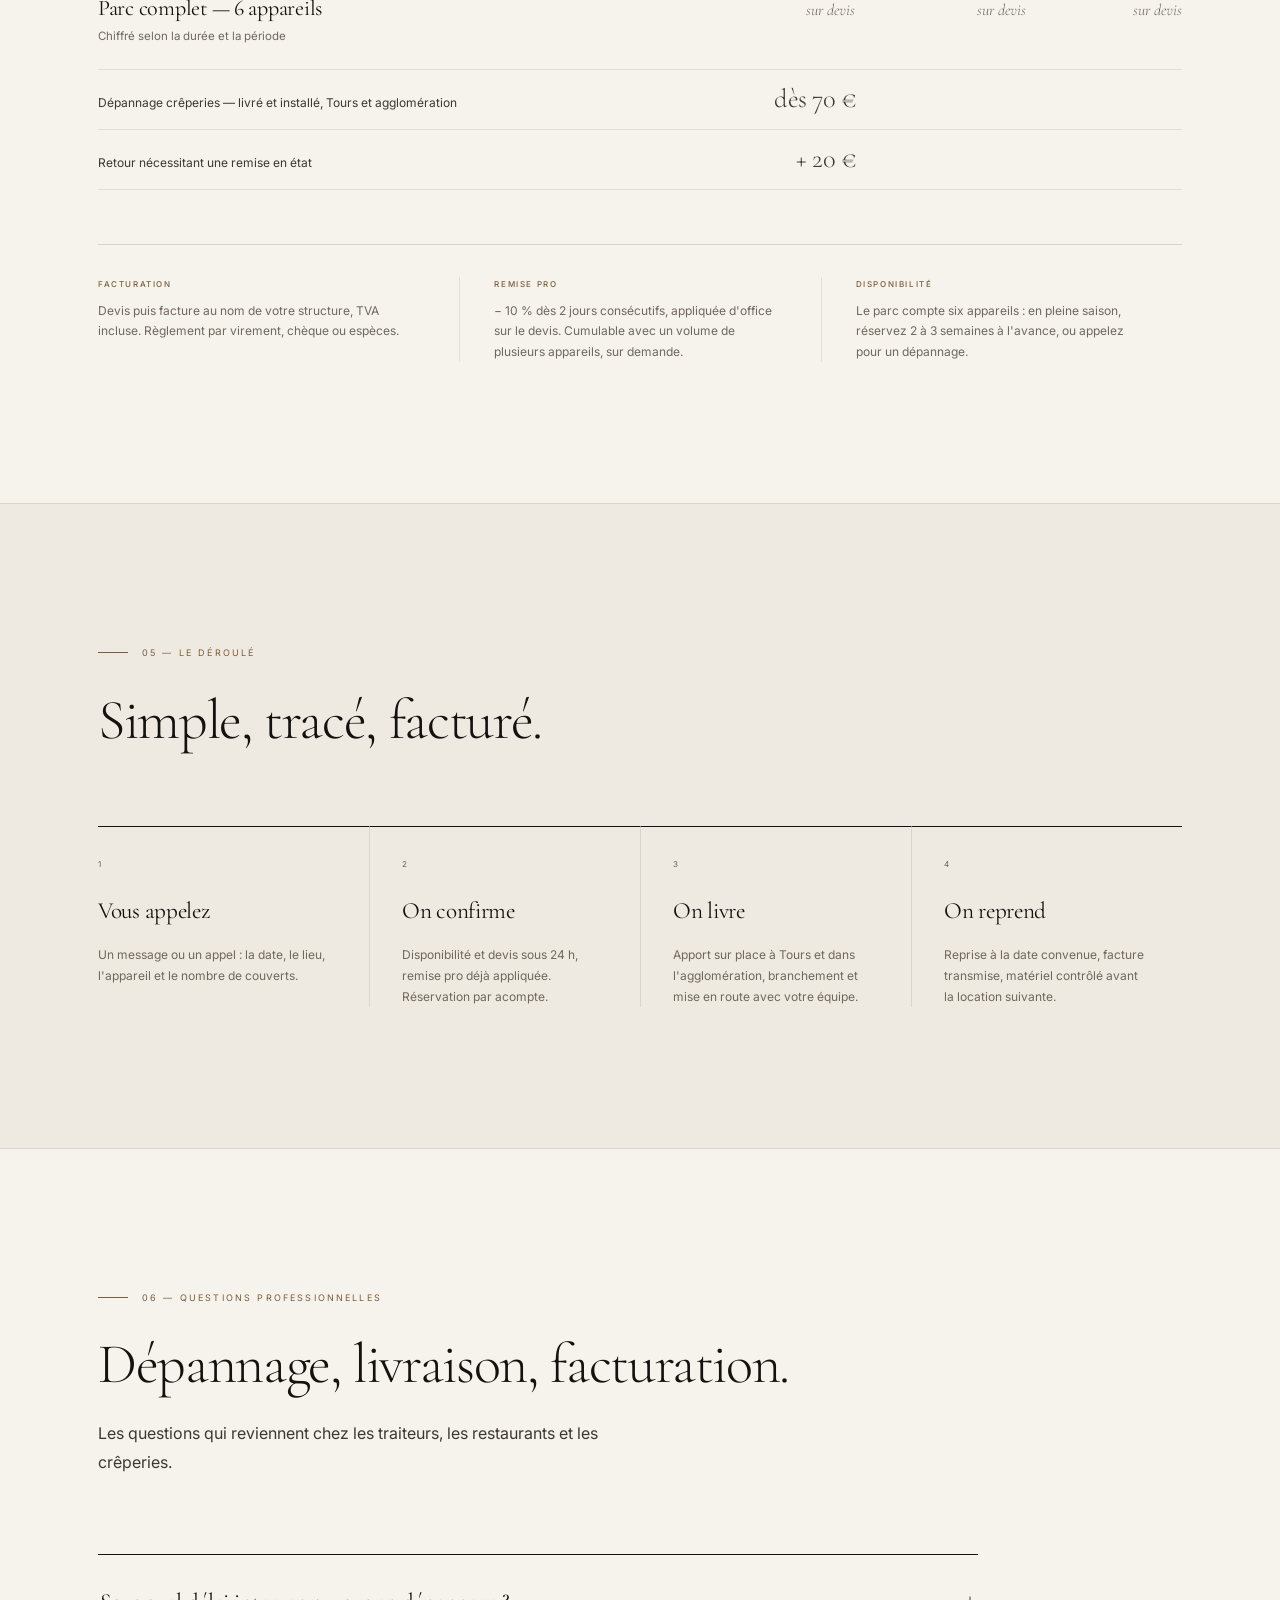
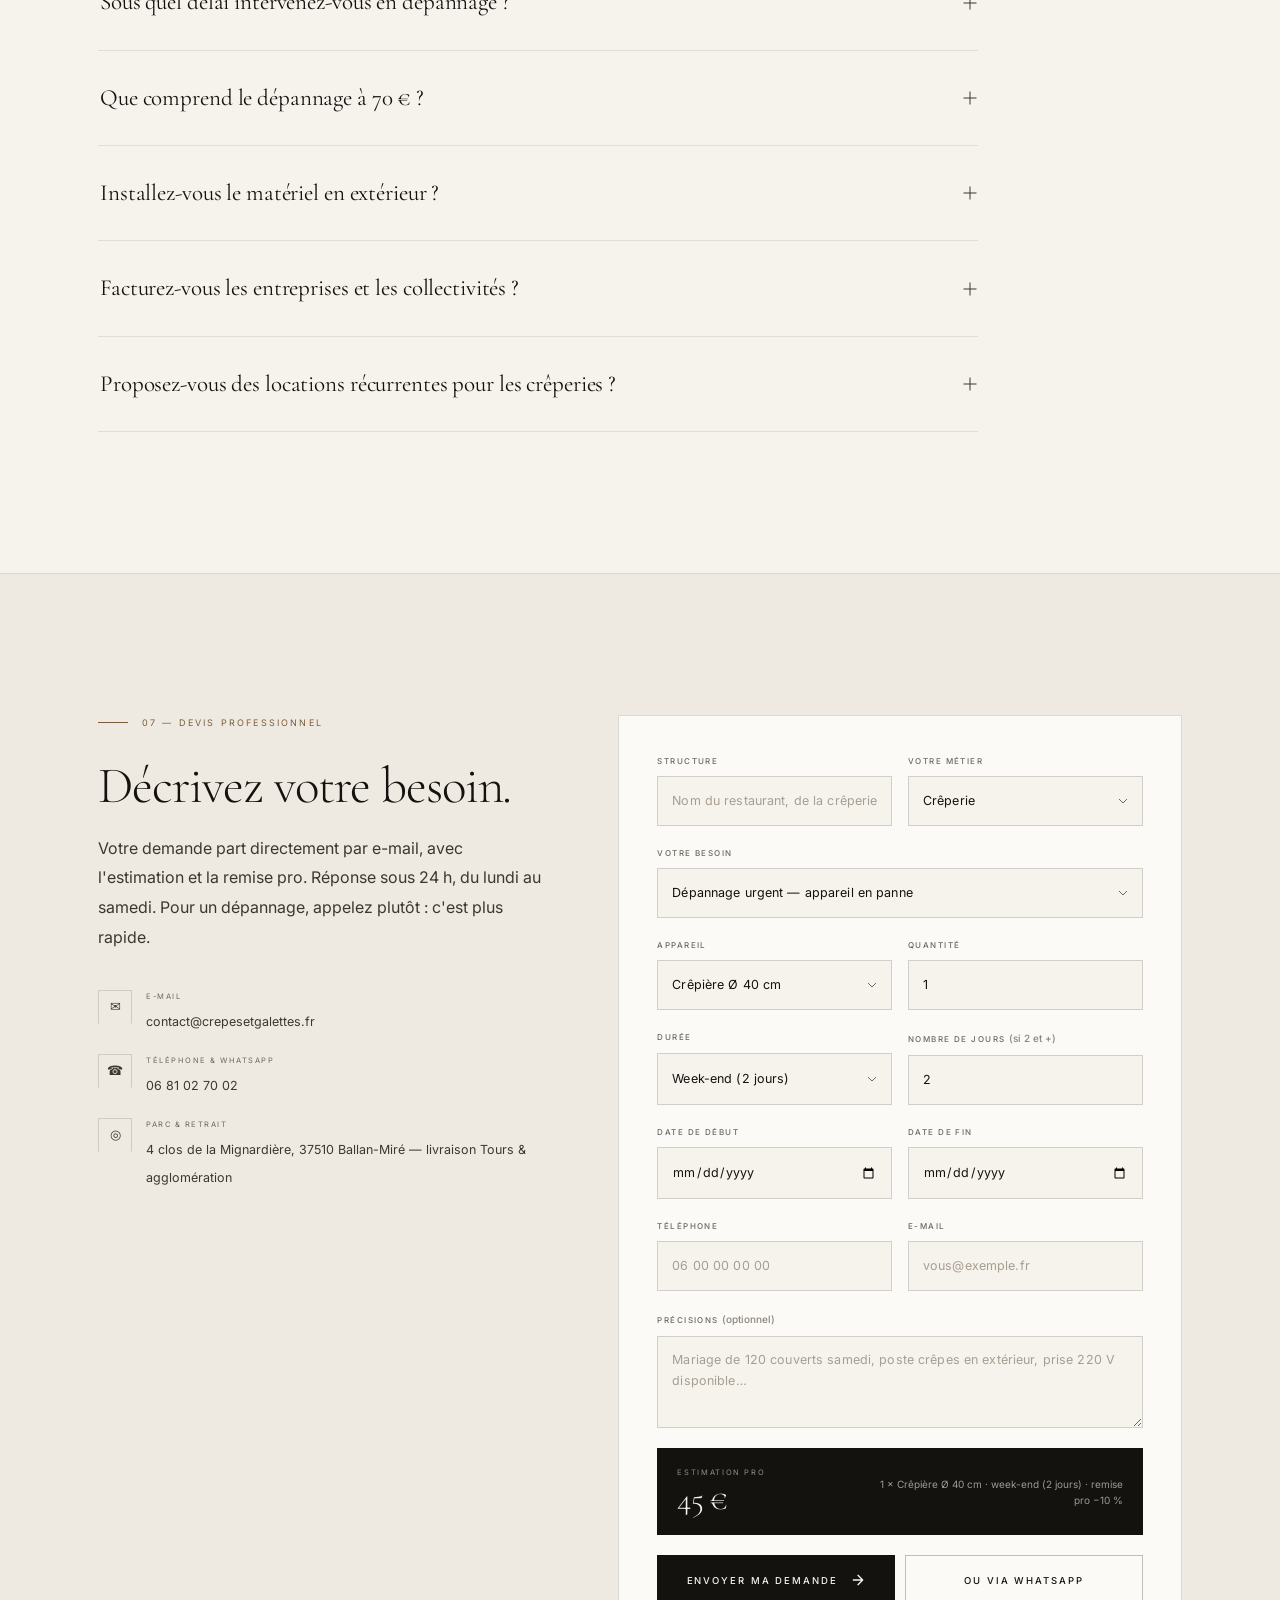
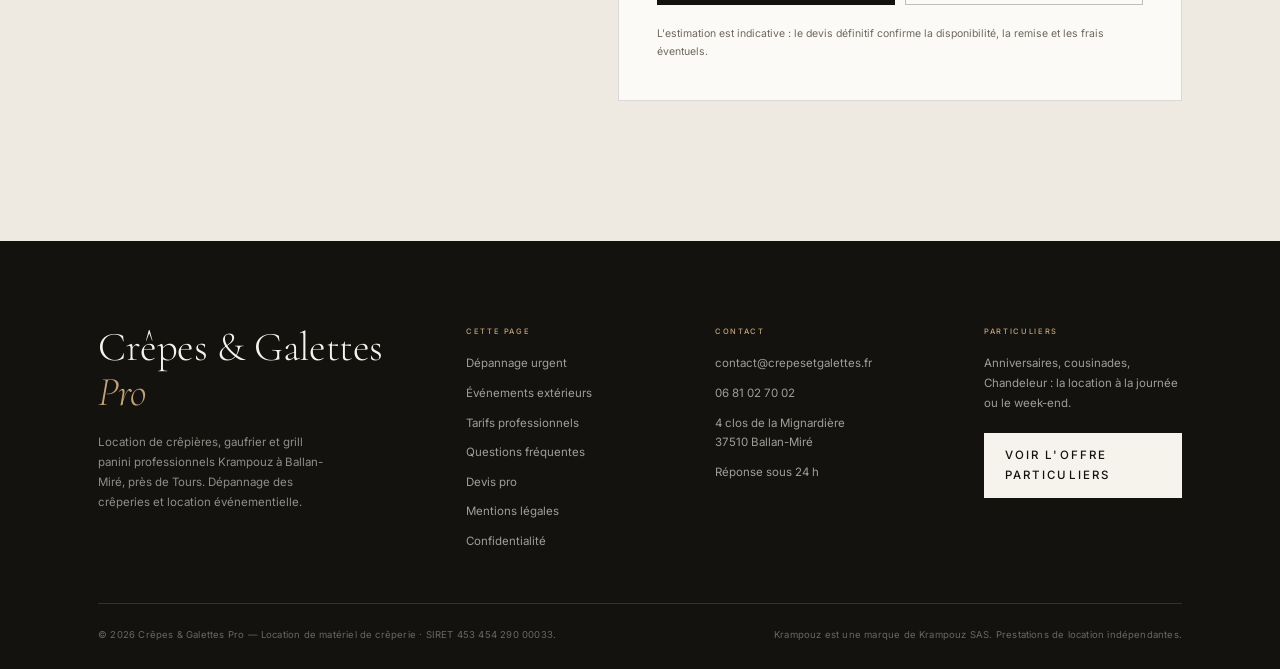
<file: public/pro.html>
<!DOCTYPE html>
<html lang="fr">
<head>
<meta charset="utf-8">
<meta name="viewport" content="width=device-width, initial-scale=1">
<title>Location crêpière pro &amp; dépannage crêperie à Tours</title>
<meta name="description" content="Location de crêpière professionnelle et dépannage de crêperies à Tours : appareil livré en 2 h dès 70 €, −10 % dès 2 jours, matériel 220 V, devis sous 24 h.">
<meta name="robots" content="index,follow,max-image-preview:large">
<meta name="theme-color" content="#F6F3ED">
<meta name="geo.region" content="FR-37">
<meta name="geo.placename" content="Tours, Indre-et-Loire">
<link rel="canonical" href="https://www.crepesetgalettes.fr/pro.html">
<meta property="og:type" content="website">
<meta property="og:locale" content="fr_FR">
<meta property="og:site_name" content="Crêpes &amp; Galettes Pro">
<meta property="og:url" content="https://www.crepesetgalettes.fr/pro.html">
<meta property="og:title" content="Location crêpière pro &amp; dépannage crêperie à Tours">
<meta property="og:description" content="Dépannage en 2 h dès 70 €, matériel de remplacement 220 V et location événementielle pour traiteurs, restaurants et crêperies. −10 % dès 2 jours.">
<meta property="og:image" content="https://www.crepesetgalettes.fr/img/crepiere-40-partage.jpg">
<meta property="og:image:type" content="image/jpeg">
<meta property="og:image:width" content="1000">
<meta property="og:image:height" content="708">
<meta property="og:image:alt" content="Crêpière professionnelle Krampouz Ø 40 cm livrée en dépannage à Tours">
<meta name="twitter:card" content="summary_large_image">
<meta name="twitter:image" content="https://www.crepesetgalettes.fr/img/crepiere-40-partage.jpg">
<link rel="icon" href="favicon.svg" type="image/svg+xml">
<link rel="preconnect" href="https://fonts.googleapis.com">
<link rel="preconnect" href="https://fonts.gstatic.com" crossorigin>
<link href="https://fonts.googleapis.com/css2?family=Cormorant+Garamond:ital,wght@0,300;0,400;0,500;1,300;1,400&family=Inter:wght@300;400;500&display=swap" rel="stylesheet">
<link rel="stylesheet" href="styles.css">
<script type="application/ld+json">
{
  "@context": "https://schema.org",
  "@type": "Service",
  "name": "Location de matériel de crêperie pour professionnels",
  "serviceType": "Location de crêpières professionnelles et dépannage urgent",
  "provider": {
    "@type": "LocalBusiness",
    "name": "Crêpes & Galettes Pro",
    "url": "https://www.crepesetgalettes.fr/",
    "telephone": "+33681027002",
    "email": "contact@crepesetgalettes.fr",
    "address": {
      "@type": "PostalAddress",
      "streetAddress": "4 clos de la Mignardière",
      "addressLocality": "Ballan-Miré",
      "postalCode": "37510",
      "addressRegion": "Centre-Val de Loire",
      "addressCountry": "FR"
    }
  },
  "areaServed": [
    { "@type": "City", "name": "Tours" },
    { "@type": "City", "name": "Joué-lès-Tours" },
    { "@type": "City", "name": "Saint-Avertin" },
    { "@type": "City", "name": "Chambray-lès-Tours" },
    { "@type": "City", "name": "Saint-Cyr-sur-Loire" },
    { "@type": "City", "name": "La Riche" },
    { "@type": "City", "name": "Fondettes" },
    { "@type": "City", "name": "Ballan-Miré" },
    { "@type": "City", "name": "Montlouis-sur-Loire" },
    { "@type": "AdministrativeArea", "name": "Indre-et-Loire (37), Touraine" }
  ],
  "audience": { "@type": "BusinessAudience", "name": "Crêperies, traiteurs, restaurants, collectivités" },
  "offers": {
    "@type": "Offer",
    "description": "Dépannage urgent de crêperies : appareil de remplacement livré et installé, à partir de 70 €.",
    "price": "70",
    "priceCurrency": "EUR"
  }
}
</script>
<script type="application/ld+json">
{
  "@context": "https://schema.org",
  "@type": "FAQPage",
  "mainEntity": [
    {
      "@type": "Question",
      "name": "Sous quel délai intervenez-vous en dépannage ?",
      "acceptedAnswer": { "@type": "Answer", "text": "Deux heures en général, à Tours et dans l'agglomération — Joué-lès-Tours, Saint-Avertin, Chambray-lès-Tours, Saint-Cyr-sur-Loire, La Riche, Fondettes : le temps de charger et de rejoindre votre cuisine. Un appel au 06 81 02 70 02 vaut mieux qu'un formulaire : le créneau se confirme par téléphone." }
    },
    {
      "@type": "Question",
      "name": "Que comprend le dépannage à 70 € ?",
      "acceptedAnswer": { "@type": "Answer", "text": "La livraison, l'installation, le branchement et la mise en route d'une crêpière Ø 40 cm de remplacement, propre et vérifiée. Le tarif journée de location s'applique ensuite, jusqu'à la remise en état de votre appareil. Le prix exact est confirmé avant le départ." }
    },
    {
      "@type": "Question",
      "name": "Installez-vous le matériel en extérieur ?",
      "acceptedAnswer": { "@type": "Answer", "text": "Oui : tous nos appareils fonctionnent sur une prise 220 V classique. Prévoyez une ligne dédiée par appareil (3 000 W pour une crêpière, 2 600 W pour le grill panini, 1 800 W pour le gaufrier), une table stable et un abri contre la pluie." }
    },
    {
      "@type": "Question",
      "name": "Facturez-vous les entreprises et les collectivités ?",
      "acceptedAnswer": { "@type": "Answer", "text": "Oui : devis puis facture au nom de la structure, TVA incluse, réglée par virement, chèque ou espèces. La remise de 10 % s'applique d'office dès 2 jours consécutifs, y compris sur la formule week-end." }
    },
    {
      "@type": "Question",
      "name": "Proposez-vous des locations récurrentes pour les crêperies ?",
      "acceptedAnswer": { "@type": "Answer", "text": "Oui, pour les crêperies qui ouvrent un poste supplémentaire en saison ou tiennent un stand sur les marchés. Les conditions se discutent sur la durée ; le parc compte six appareils, la disponibilité est confirmée au devis." }
    }
  ]
}
</script>
</head>
<body>

<a class="skip" href="#contenu">Aller au contenu</a>

<header class="site-header" id="top">
  <div class="wrap header-inner">
    <a class="brand" href="index.html" aria-label="Crêpes &amp; Galettes Pro, accueil">
      <span class="brand-mark" aria-hidden="true">
        <svg viewBox="0 0 44 44" width="30" height="30">
          <circle cx="22" cy="22" r="20" fill="none" stroke="#14120F" stroke-width="1"/>
          <circle cx="22" cy="22" r="13" fill="none" stroke="#7C5C39" stroke-width="1"/>
          <circle cx="22" cy="22" r="3.5" fill="#14120F"/>
        </svg>
      </span>
      <span class="brand-txt">
        <strong>Crêpes &amp; Galettes</strong>
        <small>Pro · Location · Touraine</small>
      </span>
    </a>

    <nav class="nav" id="nav" aria-label="Navigation principale">
      <a href="#depannage">Dépannage</a>
      <a href="#evenement">Événements</a>
      <a href="#tarifs-pro">Tarifs pro</a>
      <a href="#comment-pro">Déroulé</a>
      <a href="#faq-pro">FAQ</a>
      <a class="nav-pro" href="index.html">Particuliers</a>
    </nav>

    <div class="header-actions">
      <a class="btn btn-sm" href="#devis">Devis pro</a>
      <button class="nav-toggle" type="button" aria-expanded="false" aria-controls="nav" aria-label="Ouvrir le menu">
        <span></span><span></span>
      </button>
    </div>
  </div>
</header>

<main id="contenu">

  <!-- HERO -->
  <section class="page-hero">
    <div class="wrap hero-grid">
      <div class="hero-copy">
        <p class="kicker"><span class="dot"></span> Professionnels — traiteurs, restaurants &amp; crêperies, Tours &amp; agglomération</p>
        <h1>Location de crêpière professionnelle,<br><em>et dépannage à Tours.</em></h1>
        <p class="hero-sign">Vos événements ont du goût.</p>
        <p class="lead">
          Deux situations, une même réponse : un appareil disponible, propre et vérifié, livré à l'heure.
          Le dépannage quand la crêpière du service lâche, la location quand l'agenda déborde
          ou que la prestation sort de vos murs.
        </p>
        <div class="hero-cta">
          <a class="btn" href="#devis">
            Demander un devis
            <svg viewBox="0 0 24 24" width="14" height="14" aria-hidden="true"><path d="M4 12h15M13 6l6 6-6 6" fill="none" stroke="currentColor" stroke-width="1.4" stroke-linecap="round" stroke-linejoin="round"/></svg>
          </a>
          <a class="btn btn-ghost" href="#depannage">Dépannage en 2 h</a>
        </div>
        <ul class="hero-facts">
          <li><strong>2 h</strong><span>délai d'intervention</span></li>
          <li><strong>Dès 70 €</strong><span>dépannage livré</span></li>
          <li><strong>− 10 %</strong><span>dès 2 jours</span></li>
        </ul>
      </div>

      <div class="hero-visual">
        <div class="notice">
          <div class="notice-top">
            <span>Conditions pro</span>
            <span>Tours &amp; agglo.</span>
          </div>
          <ul class="notice-rows">
            <li><span>Dépannage, sur place</span><strong>2 h</strong></li>
            <li><span>À partir de</span><strong>70&nbsp;€</strong></li>
            <li><span>Location dès 2 jours</span><strong>− 10 %</strong></li>
          </ul>
          <p class="notice-foot">
            Sous réserve de disponibilité du parc. Un appel suffit pour confirmer le créneau,
            l'appareil et le prix exact.
          </p>
        </div>
      </div>
    </div>
  </section>

  <!-- 01 DÉPANNAGE -->
  <section class="section emergency" id="depannage">
    <div class="wrap em-grid">
      <div class="reveal">
        <p class="eyebrow">01 — Dépannage urgent</p>
        <h2>Votre crêpière tombe en panne.<br>Le service, lui, continue.</h2>
        <p>
          Une crêpière professionnelle en 400 V, au gaz ou encastrée dans votre cuisine ne se remplace pas
          en une heure : le raccordement, le gaz et le poste de travail ne suivent pas. Nous apportons
          l'inverse — un appareil mobile, autonome, sur une prise 220 V classique — le temps de la réparation.
        </p>
        <div class="em-figures">
          <div><strong>2 h</strong><span>Sur Tours et l'agglomération</span></div>
          <div><strong>70 €</strong><span>À partir de, livré et installé</span></div>
        </div>
      </div>

      <ul class="em-list reveal">
        <li><b>Ce qui est livré</b>Une crêpière Ø 40 cm propre et vérifiée, branchée et mise en route avec vous.</li>
        <li><b>Quand appeler</b>Dès la panne constatée, avant le service. Nous vous confirmons le créneau par téléphone.</li>
        <li><b>Combien de temps</b>Jusqu'à la remise en état de votre appareil, ou jusqu'à la fin de l'affluence.</li>
        <li><b>Le prix</b>À partir de 70 € pour la livraison et la mise en route à Tours et dans l'agglomération, puis tarif journée.</li>
      </ul>
    </div>
  </section>

  <!-- 02 SURCROÎT -->
  <section class="section" id="evenement">
    <div class="wrap">
      <header class="sec-head reveal">
        <p class="eyebrow">02 — Surcroît d'activité</p>
        <h2>Sortir de vos murs, sans sortir votre matériel.</h2>
        <p class="sec-intro">
          Un marché, une terrasse, un festival, une privatisation : vos crêpières restent dans la cuisine,
          et le matériel nomade prend le relais. C'est le cas le plus fréquent chez les crêperies —
          un événement en extérieur, un poste de plus, et pas d'appareil de réserve.
        </p>
      </header>

      <div class="cards-3">
        <article class="card card-pro reveal">
          <h3>Kiosque &amp; terrasse</h3>
          <p>Un ou deux appareils sur prise 220 V, la plaque à portée de main, et la carte continue dehors comme dedans.</p>
        </article>
        <article class="card card-pro reveal">
          <h3>Marché &amp; festival</h3>
          <p>Deux jours, trois jours, une semaine : l'appareil suit votre stand, sans groupe électrogène ni installation gaz.</p>
        </article>
        <article class="card card-pro reveal">
          <h3>Privatisation &amp; mariage</h3>
          <p>Un poste crêpes en plus pour un buffet, une soirée ou un brunch, avec le gaufrier pour le sucré.</p>
        </article>
      </div>

      <p class="fine reveal">
        Tous les appareils sont électriques, sur prise 220 V : crêpière 3 000 W, gaufrier 1 800 W, grill panini 2 600 W.
        Pour un site sans installation fixe, prévoyez une ligne dédiée par appareil.
      </p>
    </div>
  </section>

  <!-- 03 LOCATION -->
  <section class="section section-alt" id="location">
    <div class="wrap">
      <header class="sec-head reveal">
        <p class="eyebrow">03 — Location événementielle</p>
        <h2>Le parc, appareil par appareil.</h2>
        <p class="sec-intro">
          Le matériel des crêperies, en service chez vous le temps d'une prestation.
          Facture officielle, matériel nettoyé et vérifié avant chaque départ.
        </p>
      </header>

      <ul class="pro-list reveal">
        <li><span><b>Crêpière Ø 40 cm</b>3 unités · 3 000 W · environ 60 crêpes / heure</span><em>35 € / jour</em></li>
        <li><span><b>Crêpière double 2 × 35 cm</b>1 unité · débit doublé pour les gros services</span><em>40 € / jour</em></li>
        <li><span><b>Gaufrier Bruxelles 4 × 6</b>1 800 W · 4 × 6 gaufres par fournée</span><em>45 € / jour</em></li>
        <li><span><b>Grill panini</b>2 600 W · le salé de vos buffets</span><em>35 € / jour</em></li>
        <li><span><b>Parc complet — 6 appareils</b>Pour un service entier, sur plusieurs jours</span><em>sur devis</em></li>
      </ul>

      <div class="cta-band reveal">
        <div>
          <h3>Un événement à couvrir ?</h3>
          <p>Dites-nous la date, le lieu et le nombre de couverts : on vous répond avec un devis sous 24 h.</p>
        </div>
        <div class="cta-band-actions">
          <a class="btn btn-light" href="#devis">Demander un devis pro</a>
          <a class="btn btn-outline-light" href="tel:+33681027002" data-phone>06 81 02 70 02</a>
        </div>
      </div>
    </div>
  </section>

  <!-- 04 TARIFS PRO -->
  <section class="section" id="tarifs-pro">
    <div class="wrap">
      <header class="sec-head reveal">
        <p class="eyebrow">04 — Tarifs professionnels</p>
        <h2>− 10 % sur la location dès 2 jours.</h2>
        <p class="sec-intro">
          La remise s'applique automatiquement aux professionnels à partir de 2 jours consécutifs,
          sur les tarifs particuliers. La formule week-end compte pour deux jours : elle en bénéficie aussi.
        </p>
      </header>

      <div class="tariff tariff-pro reveal">
        <div class="tariff-row tariff-head">
          <span>Appareil</span>
          <span class="tariff-cell">Journée</span>
          <span class="tariff-cell">Dès 2 jours</span>
          <span class="tariff-cell">Week-end</span>
        </div>
        <div class="tariff-row">
          <div>
            <h3>Crêpière Ø 40 cm</h3>
            <p>3 000 W · 3 unités</p>
          </div>
          <span class="tariff-val" data-label="Journée">35&nbsp;€</span>
          <span class="tariff-val" data-label="Dès 2 jours">31,50&nbsp;€</span>
          <span class="tariff-val" data-label="Week-end">45&nbsp;€</span>
        </div>
        <div class="tariff-row">
          <div>
            <h3>Crêpière double 2 × 35 cm</h3>
            <p>1 unité · gros services</p>
          </div>
          <span class="tariff-val" data-label="Journée">40&nbsp;€</span>
          <span class="tariff-val" data-label="Dès 2 jours">36&nbsp;€</span>
          <span class="tariff-val" data-label="Week-end">54&nbsp;€</span>
        </div>
        <div class="tariff-row">
          <div>
            <h3>Gaufrier Bruxelles 4 × 6</h3>
            <p>1 800 W · 1 unité</p>
          </div>
          <span class="tariff-val" data-label="Journée">45&nbsp;€</span>
          <span class="tariff-val" data-label="Dès 2 jours">40,50&nbsp;€</span>
          <span class="tariff-val" data-label="Week-end">63&nbsp;€</span>
        </div>
        <div class="tariff-row">
          <div>
            <h3>Grill panini</h3>
            <p>2 600 W · 1 unité</p>
          </div>
          <span class="tariff-val" data-label="Journée">35&nbsp;€</span>
          <span class="tariff-val" data-label="Dès 2 jours">31,50&nbsp;€</span>
          <span class="tariff-val" data-label="Week-end">45&nbsp;€</span>
        </div>
        <div class="tariff-row">
          <div>
            <h3>Parc complet — 6 appareils</h3>
            <p>Chiffré selon la durée et la période</p>
          </div>
          <span class="tariff-val is-devis" data-label="Journée">sur devis</span>
          <span class="tariff-val is-devis" data-label="2 jours et +">sur devis</span>
          <span class="tariff-val is-devis" data-label="Week-end">sur devis</span>
        </div>
        <div class="tariff-row tariff-extra">
          <span>Dépannage crêperies — livré et installé, Tours et agglomération</span>
          <span class="tariff-val">dès 70&nbsp;€</span>
        </div>
        <div class="tariff-row tariff-extra">
          <span>Retour nécessitant une remise en état</span>
          <span class="tariff-val">+ 20&nbsp;€</span>
        </div>
      </div>

      <div class="price-notes reveal">
        <div><h4>Facturation</h4><p>Devis puis facture au nom de votre structure, TVA incluse. Règlement par virement, chèque ou espèces.</p></div>
        <div><h4>Remise pro</h4><p>− 10 % dès 2 jours consécutifs, appliquée d'office sur le devis. Cumulable avec un volume de plusieurs appareils, sur demande.</p></div>
        <div><h4>Disponibilité</h4><p>Le parc compte six appareils : en pleine saison, réservez 2 à 3 semaines à l'avance, ou appelez pour un dépannage.</p></div>
      </div>
    </div>
  </section>

  <!-- 05 DÉROULÉ -->
  <section class="section section-alt" id="comment-pro">
    <div class="wrap">
      <header class="sec-head reveal">
        <p class="eyebrow">05 — Le déroulé</p>
        <h2>Simple, tracé, facturé.</h2>
      </header>
      <ol class="steps">
        <li class="reveal">
          <span class="step-num">1</span>
          <h3>Vous appelez</h3>
          <p>Un message ou un appel : la date, le lieu, l'appareil et le nombre de couverts.</p>
        </li>
        <li class="reveal">
          <span class="step-num">2</span>
          <h3>On confirme</h3>
          <p>Disponibilité et devis sous 24 h, remise pro déjà appliquée. Réservation par acompte.</p>
        </li>
        <li class="reveal">
          <span class="step-num">3</span>
          <h3>On livre</h3>
          <p>Apport sur place à Tours et dans l'agglomération, branchement et mise en route avec votre équipe.</p>
        </li>
        <li class="reveal">
          <span class="step-num">4</span>
          <h3>On reprend</h3>
          <p>Reprise à la date convenue, facture transmise, matériel contrôlé avant la location suivante.</p>
        </li>
      </ol>
    </div>
  </section>

  <!-- 06 FAQ PRO -->
  <section class="section" id="faq-pro">
    <div class="wrap faq-wrap">
      <header class="sec-head reveal">
        <p class="eyebrow">06 — Questions professionnelles</p>
        <h2>Dépannage, livraison, facturation.</h2>
        <p class="sec-intro">
          Les questions qui reviennent chez les traiteurs, les restaurants et les crêperies.
        </p>
      </header>

      <div class="faq reveal">
        <details>
          <summary>Sous quel délai intervenez-vous en dépannage ?<span class="plus"></span></summary>
          <div class="faq-body"><p>Deux heures en général, à Tours et dans l'agglomération — Joué-lès-Tours, Saint-Avertin, Chambray-lès-Tours, Saint-Cyr-sur-Loire, La Riche, Fondettes : le temps de charger et de rejoindre votre cuisine. Un appel au 06 81 02 70 02 vaut mieux qu'un formulaire : le créneau se confirme par téléphone.</p></div>
        </details>
        <details>
          <summary>Que comprend le dépannage à 70 € ?<span class="plus"></span></summary>
          <div class="faq-body"><p>La livraison, l'installation, le branchement et la mise en route d'une crêpière Ø 40 cm de remplacement, propre et vérifiée. Le tarif journée de location s'applique ensuite, jusqu'à la remise en état de votre appareil. Le prix exact est confirmé avant le départ.</p></div>
        </details>
        <details>
          <summary>Installez-vous le matériel en extérieur ?<span class="plus"></span></summary>
          <div class="faq-body"><p>Oui : tous nos appareils fonctionnent sur une prise 220 V classique. Prévoyez une ligne dédiée par appareil (3 000 W pour une crêpière, 2 600 W pour le grill panini, 1 800 W pour le gaufrier), une table stable et un abri contre la pluie.</p></div>
        </details>
        <details>
          <summary>Facturez-vous les entreprises et les collectivités ?<span class="plus"></span></summary>
          <div class="faq-body"><p>Oui : devis puis facture au nom de la structure, TVA incluse, réglée par virement, chèque ou espèces. La remise de 10 % s'applique d'office dès 2 jours consécutifs, y compris sur la formule week-end.</p></div>
        </details>
        <details>
          <summary>Proposez-vous des locations récurrentes pour les crêperies ?<span class="plus"></span></summary>
          <div class="faq-body"><p>Oui, pour les crêperies qui ouvrent un poste supplémentaire en saison ou tiennent un stand sur les marchés. Les conditions se discutent sur la durée ; le parc compte six appareils, la disponibilité est confirmée au devis.</p></div>
        </details>
      </div>
    </div>
  </section>

  <!-- 07 DEVIS -->
  <section class="section booking" id="devis">
    <div class="wrap booking-grid">
      <div class="booking-copy reveal">
        <p class="eyebrow">07 — Devis professionnel</p>
        <h2>Décrivez votre besoin.</h2>
        <p class="sec-intro">
          Votre demande part directement par e-mail, avec l'estimation et la remise pro.
          Réponse sous 24 h, du lundi au samedi. Pour un dépannage, appelez plutôt : c'est plus rapide.
        </p>
        <ul class="contact-list">
          <li>
            <span class="ci" aria-hidden="true">✉</span>
            <div><small>E-mail</small><a href="mailto:contact@crepesetgalettes.fr">contact@crepesetgalettes.fr</a></div>
          </li>
          <li>
            <span class="ci" aria-hidden="true">☎</span>
            <div><small>Téléphone &amp; WhatsApp</small><a href="tel:+33681027002" data-phone>06 81 02 70 02</a></div>
          </li>
          <li>
            <span class="ci" aria-hidden="true">◎</span>
            <div><small>Parc &amp; retrait</small><span>4 clos de la Mignardière, 37510 Ballan-Miré — livraison Tours &amp; agglomération</span></div>
          </li>
        </ul>
      </div>

      <form class="booking-form reveal" id="pro-form" novalidate>
        <div class="field-row">
          <div class="field">
            <label for="structure">Structure</label>
            <input id="structure" name="structure" type="text" autocomplete="organization" placeholder="Nom du restaurant, de la crêperie…" required>
          </div>
          <div class="field">
            <label for="metier">Votre métier</label>
            <select id="metier" name="metier">
              <option value="Creperie">Crêperie</option>
              <option value="Restaurant">Restaurant</option>
              <option value="Traiteur">Traiteur</option>
              <option value="Collectivite">Collectivité / entreprise</option>
              <option value="Autre">Autre</option>
            </select>
          </div>
        </div>

        <div class="field">
          <label for="besoin">Votre besoin</label>
          <select id="besoin" name="besoin">
            <option value="Depannage urgent">Dépannage urgent — appareil en panne</option>
            <option value="Evenement exterieur">Événement en extérieur / surcroît d'activité</option>
            <option value="Location evenement">Location pour une prestation</option>
            <option value="Autre">Autre demande</option>
          </select>
        </div>

        <div class="field-row">
          <div class="field">
            <label for="appareil-pro">Appareil</label>
            <select id="appareil-pro" name="appareil-pro">
              <option value="crepiere" data-max="3">Crêpière Ø 40 cm</option>
              <option value="double" data-max="1">Crêpière double 2×35 cm</option>
              <option value="gaufrier" data-max="1">Gaufrier Bruxelles</option>
              <option value="panini" data-max="1">Grill panini</option>
              <option value="parc" data-max="1">Parc complet (6 appareils)</option>
            </select>
          </div>
          <div class="field field-qty">
            <label for="qte-pro">Quantité</label>
            <input id="qte-pro" name="qte-pro" type="number" min="1" max="3" value="1" inputmode="numeric">
          </div>
        </div>

        <div class="field-row">
          <div class="field">
            <label for="formule-pro">Durée</label>
            <select id="formule-pro" name="formule-pro">
              <option value="jour">1 jour</option>
              <option value="weekend" selected>Week-end (2 jours)</option>
              <option value="jours">2 jours ou plus</option>
            </select>
          </div>
          <div class="field">
            <label for="jours-pro">Nombre de jours <span class="opt">(si 2 et +)</span></label>
            <input id="jours-pro" name="jours-pro" type="number" min="2" max="30" value="2" inputmode="numeric">
          </div>
        </div>

        <div class="field-row">
          <div class="field">
            <label for="du-pro">Date de début</label>
            <input id="du-pro" name="du-pro" type="date" required>
          </div>
          <div class="field">
            <label for="au-pro">Date de fin</label>
            <input id="au-pro" name="au-pro" type="date" required>
          </div>
        </div>

        <div class="field-row">
          <div class="field">
            <label for="tel-pro">Téléphone</label>
            <input id="tel-pro" name="tel-pro" type="tel" autocomplete="tel" placeholder="06 00 00 00 00" required>
          </div>
          <div class="field">
            <label for="email-pro">E-mail</label>
            <input id="email-pro" name="email-pro" type="email" autocomplete="email" placeholder="vous@exemple.fr" required>
          </div>
        </div>

        <div class="field">
          <label for="message-pro">Précisions <span class="opt">(optionnel)</span></label>
          <textarea id="message-pro" name="message-pro" rows="3" placeholder="Mariage de 120 couverts samedi, poste crêpes en extérieur, prise 220 V disponible…"></textarea>
        </div>

        <div class="estimate" id="estimate-pro" aria-live="polite">
          <div>
            <span>Estimation pro</span>
            <strong id="estimate-total-pro">45 €</strong>
          </div>
          <p id="estimate-detail-pro">1 × Crêpière Ø 40 cm · week-end · remise pro −10 %</p>
        </div>

        <div class="form-actions">
          <button class="btn" type="submit">
            Envoyer ma demande
            <svg viewBox="0 0 24 24" width="16" height="16" aria-hidden="true"><path d="M5 12h13M12 5l7 7-7 7" fill="none" stroke="currentColor" stroke-width="2" stroke-linecap="round" stroke-linejoin="round"/></svg>
          </button>
          <a class="btn btn-ghost" id="wa-link-pro" href="#" target="_blank" rel="noopener">Ou via WhatsApp</a>
        </div>
        <p class="form-note" id="form-note-pro">L'estimation est indicative : le devis définitif confirme la disponibilité, la remise et les frais éventuels.</p>
      </form>
    </div>
  </section>
</main>

<footer class="site-footer">
  <div class="wrap">
    <div class="foot-top">
      <div class="foot-brand">
        <p class="foot-mark">Crêpes &amp; Galettes<br><em>Pro</em></p>
        <p>Location de crêpières, gaufrier et grill panini professionnels Krampouz à Ballan-Miré, près de Tours. Dépannage des crêperies et location événementielle.</p>
      </div>
      <div class="foot-col">
        <h4>Cette page</h4>
        <a href="#depannage">Dépannage urgent</a>
        <a href="#evenement">Événements extérieurs</a>
        <a href="#tarifs-pro">Tarifs professionnels</a>
        <a href="#faq-pro">Questions fréquentes</a>
        <a href="#devis">Devis pro</a>
        <a href="mentions-legales.html">Mentions légales</a>
        <a href="confidentialite.html">Confidentialité</a>
      </div>
      <div class="foot-col">
        <h4>Contact</h4>
        <a href="mailto:contact@crepesetgalettes.fr">contact@crepesetgalettes.fr</a>
        <a href="tel:+33681027002" data-phone>06 81 02 70 02</a>
        <span>4 clos de la Mignardière<br>37510 Ballan-Miré</span>
        <span>Réponse sous 24 h</span>
      </div>
      <div class="foot-col">
        <h4>Particuliers</h4>
        <p>Anniversaires, cousinades, Chandeleur : la location à la journée ou le week-end.</p>
        <a class="btn btn-sm btn-light" href="index.html">Voir l'offre particuliers</a>
      </div>
    </div>

    <div class="foot-bottom">
      <span>© <span id="year">2026</span> Crêpes &amp; Galettes Pro — Location de matériel de crêperie · SIRET 453 454 290 00033.</span>
      <span>Krampouz est une marque de Krampouz SAS. Prestations de location indépendantes.</span>
    </div>
  </div>
</footer>

<script src="pro.js" defer></script>
</body>
</html>
</file>
<file: public/styles.css>
/* ==========================================================================
   Crêpes & Galettes Pro — feuille de styles
   Direction : ivoire, encre, bronze. Filets fins, serif éditoriale, aucun
   arrondi, aucune ombre portée. La sobriété fait la valeur perçue.
   ========================================================================== */

:root{
  --ivory:#F6F3ED;
  --paper:#FBFAF7;
  --stone:#EFEAE1;
  --stone-2:#E7E0D3;
  --ink:#14120F;
  --graphite:#3C3831;
  --muted:#6F685E;
  --brass:#7C5C39;
  --brass-light:#C2A379;
  --line:rgba(20,18,15,.14);
  --line-soft:rgba(20,18,15,.09);

  --display:"Cormorant Garamond","Iowan Old Style",Georgia,serif;
  --sans:"Inter",-apple-system,BlinkMacSystemFont,"Segoe UI",Roboto,sans-serif;

  --wrap:1180px;
  --gutter:clamp(20px,5vw,48px);
}

*,*::before,*::after{box-sizing:border-box}

html{
  scroll-behavior:smooth;
  scroll-padding-top:104px;
  -webkit-text-size-adjust:100%;
}

body{
  margin:0;
  background:var(--ivory);
  color:var(--ink);
  font-family:var(--sans);
  font-size:16px;
  font-weight:400;
  line-height:1.75;
  -webkit-font-smoothing:antialiased;
  text-rendering:optimizeLegibility;
}

/* papier : grain à peine perceptible */
body::after{
  content:"";
  position:fixed;
  inset:0;
  z-index:60;
  pointer-events:none;
  opacity:.022;
  mix-blend-mode:multiply;
  background-image:url("data:image/svg+xml,%3Csvg xmlns='http://www.w3.org/2000/svg' width='200' height='200'%3E%3Cfilter id='n'%3E%3CfeTurbulence type='fractalNoise' baseFrequency='.9' numOctaves='4'/%3E%3C/filter%3E%3Crect width='200' height='200' filter='url(%23n)'/%3E%3C/svg%3E");
}

img,svg{display:block;max-width:100%}
h1,h2,h3,h4,p,ul,ol,figure,blockquote{margin:0}
ul,ol{list-style:none;padding:0}
a{color:inherit;text-decoration:none}
button{font:inherit;color:inherit;background:none;border:0}
::selection{background:var(--ink);color:var(--ivory)}

h1,h2,h3,h4{
  font-family:var(--display);
  font-weight:400;
  letter-spacing:-.012em;
}

:focus-visible{
  outline:1px solid var(--brass);
  outline-offset:4px;
}

.wrap{
  width:100%;
  max-width:var(--wrap);
  margin-inline:auto;
  padding-inline:var(--gutter);
}

.skip{
  position:absolute;
  left:-9999px;top:0;
  background:var(--ink);
  color:var(--ivory);
  padding:12px 20px;
  z-index:99;
  font-size:11px;
  letter-spacing:.16em;
  text-transform:uppercase;
}
.skip:focus{left:0}

/* ============================== en-tête ================================== */
.site-header{
  position:sticky;
  top:0;
  z-index:50;
  background:rgba(246,243,237,.88);
  backdrop-filter:blur(16px) saturate(1.05);
  -webkit-backdrop-filter:blur(16px) saturate(1.05);
  border-bottom:1px solid var(--line-soft);
  transition:background .4s ease,border-color .4s ease;
}
.site-header.is-scrolled{
  background:rgba(246,243,237,.97);
  border-bottom-color:var(--line);
}

.header-inner{
  display:flex;
  align-items:center;
  justify-content:space-between;
  gap:32px;
  min-height:86px;
}

.brand{display:flex;align-items:center;gap:13px;flex-shrink:0}
.brand-mark{display:grid;place-items:center;transition:opacity .3s}
.brand:hover .brand-mark{opacity:.6}
.brand-txt{display:flex;flex-direction:column;line-height:1}
.brand-txt strong{
  font-family:var(--display);
  font-size:1.32rem;
  font-weight:500;
  letter-spacing:.005em;
}
.brand-txt small{
  font-size:8px;
  text-transform:uppercase;
  letter-spacing:.24em;
  color:var(--muted);
  margin-top:6px;
}

.nav{display:flex;align-items:center;gap:clamp(18px,2.4vw,34px)}
.nav a{
  position:relative;
  font-size:9.5px;
  text-transform:uppercase;
  letter-spacing:.19em;
  color:var(--graphite);
  padding-block:6px;
  transition:color .3s;
}
.nav a::after{
  content:"";
  position:absolute;
  left:0;right:0;bottom:0;
  height:1px;
  background:var(--ink);
  transform:scaleX(0);
  transform-origin:left;
  transition:transform .45s cubic-bezier(.22,.75,.2,1);
}
.nav a:hover{color:var(--ink)}
.nav a:hover::after{transform:scaleX(1)}

.header-actions{display:flex;align-items:center;gap:12px}

.nav-toggle{
  display:none;
  flex-direction:column;
  justify-content:center;
  gap:5px;
  width:40px;height:40px;
  padding:0 8px;
  border:1px solid var(--line);
  cursor:pointer;
}
.nav-toggle span{
  display:block;
  height:1px;
  background:var(--ink);
  transition:transform .35s,opacity .3s;
}
.nav-toggle[aria-expanded="true"] span:first-child{transform:translateY(3px) rotate(45deg)}
.nav-toggle[aria-expanded="true"] span:last-child{transform:translateY(-3px) rotate(-45deg)}

/* ============================== boutons ================================== */
.btn{
  display:inline-flex;
  align-items:center;
  justify-content:center;
  gap:12px;
  padding:16px 28px;
  background:var(--ink);
  color:var(--ivory);
  border:1px solid var(--ink);
  border-radius:0;
  font-family:var(--sans);
  font-size:9.5px;
  font-weight:500;
  text-transform:uppercase;
  letter-spacing:.2em;
  line-height:1;
  cursor:pointer;
  transition:background .35s ease,color .35s ease,border-color .35s ease;
}
.btn svg{flex-shrink:0;transition:transform .4s cubic-bezier(.22,.75,.2,1)}
.btn:hover{background:#2B2620;border-color:#2B2620;color:var(--ivory)}
.btn:hover svg{transform:translateX(4px)}
.btn:active{background:var(--ink)}

.btn-sm{padding:12px 20px;font-size:8.5px;letter-spacing:.18em}

.btn-ghost{
  background:transparent;
  color:var(--ink);
  border-color:rgba(20,18,15,.26);
}
.btn-ghost:hover{background:var(--ink);color:var(--ivory);border-color:var(--ink)}

.btn-light{background:var(--ink);color:var(--ivory);border-color:var(--ink)}
.btn-light:hover{background:#2B2620;border-color:#2B2620;color:var(--ivory)}

.btn-outline-light{
  background:transparent;
  color:var(--ink);
  border-color:rgba(20,18,15,.26);
}
.btn-outline-light:hover{background:transparent;border-color:var(--ink);color:var(--ink)}

/* ============================== hero ===================================== */
.hero{
  padding-block:clamp(58px,8.4vw,120px) clamp(64px,8.6vw,128px);
  border-bottom:1px solid var(--line-soft);
}

.hero-grid{
  display:grid;
  grid-template-columns:1.12fr .88fr;
  gap:clamp(40px,7vw,104px);
  align-items:center;
}

.kicker{
  display:inline-flex;
  align-items:center;
  gap:14px;
  font-size:9.5px;
  text-transform:uppercase;
  letter-spacing:.22em;
  color:var(--muted);
  margin-bottom:clamp(30px,4.4vw,48px);
}
.kicker .dot{
  display:block;
  width:26px;height:1px;
  background:var(--brass);
  flex-shrink:0;
}

.hero h1{
  font-size:clamp(3rem,6.2vw,4.8rem);
  font-weight:300;
  line-height:1.0;
  letter-spacing:-.026em;
  margin-bottom:clamp(26px,3.4vw,38px);
}
.hero h1 em{
  font-style:italic;
  font-weight:300;
  color:var(--brass);
}

.hero-sign{
  font-family:var(--display);
  font-style:italic;
  font-size:clamp(1.15rem,1.6vw,1.45rem);
  color:var(--brass);
  margin:-8px 0 clamp(20px,2.6vw,28px);
}

.lead{
  max-width:46ch;
  color:var(--graphite);
  font-size:clamp(1.02rem,1.2vw,1.14rem);
  line-height:1.85;
  font-weight:400;
}

.hero-cta{display:flex;flex-wrap:wrap;gap:12px;margin-top:clamp(34px,4.6vw,52px)}

.hero-facts{
  display:flex;
  flex-wrap:wrap;
  margin-top:clamp(48px,6vw,76px);
  padding-top:26px;
  border-top:1px solid var(--line);
}
.hero-facts li{
  display:flex;
  flex-direction:column;
  gap:5px;
  flex:1 1 auto;
  padding-left:26px;
  border-left:1px solid var(--line);
  line-height:1.2;
}
.hero-facts li:first-child{padding-left:0;border-left:0}
.hero-facts strong{
  font-family:var(--display);
  font-size:1.6rem;
  font-weight:400;
  letter-spacing:-.01em;
}
.hero-facts span{
  font-size:8.5px;
  text-transform:uppercase;
  letter-spacing:.2em;
  color:var(--muted);
}

/* photo du héros */
.hero-visual{display:flex;justify-content:flex-end}
.hero-photo{
  margin:0;
  width:100%;
  max-width:480px;
}
.hero-photo picture{display:block}
.hero-photo img{
  display:block;
  width:100%;
  height:auto;
  border:1px solid var(--line);
  background:var(--paper);
}
.hero-photo figcaption{
  display:flex;
  justify-content:space-between;
  align-items:baseline;
  gap:12px;
  margin-top:26px;
  padding-top:14px;
  border-top:1px solid var(--line-soft);
  font-size:8px;
  text-transform:uppercase;
  letter-spacing:.2em;
  color:var(--muted);
}

/* bandeau de réassurance */
.credo{
  background:var(--ink);
  color:var(--ivory);
}
.credo ul{
  display:flex;
  justify-content:space-between;
  align-items:center;
  flex-wrap:wrap;
  gap:16px 32px;
  padding-block:19px;
}
.credo li{
  font-size:8.5px;
  text-transform:uppercase;
  letter-spacing:.22em;
  color:rgba(246,243,237,.66);
}
.credo li + li{
  padding-left:32px;
  border-left:1px solid rgba(246,243,237,.14);
}

/* ============================== sections ================================= */
.section{padding-block:clamp(84px,11vw,152px)}
.section-alt{
  background:var(--stone);
  border-block:1px solid var(--line-soft);
}

.sec-head{max-width:700px;margin-bottom:clamp(48px,6vw,80px)}
.eyebrow{
  display:flex;
  align-items:center;
  gap:14px;
  font-size:9px;
  text-transform:uppercase;
  letter-spacing:.24em;
  color:var(--brass);
  margin-bottom:30px;
}
.eyebrow::before{
  content:"";
  width:30px;height:1px;
  background:currentColor;
  flex-shrink:0;
}
.sec-head h2{
  font-size:clamp(2.35rem,4.4vw,3.8rem);
  font-weight:300;
  line-height:1.05;
  letter-spacing:-.024em;
  margin-bottom:24px;
}
.sec-intro{
  color:var(--graphite);
  font-size:1rem;
  line-height:1.85;
  max-width:56ch;
}

.fine{
  font-size:11.5px;
  line-height:1.7;
  color:var(--muted);
  margin-top:30px;
  max-width:66ch;
}

/* ============================== parc ===================================== */
.cards-3{display:grid;grid-template-columns:repeat(3,1fr);border-top:1px solid var(--ink)}

.card{
  background:none;
  border:0;
  border-radius:0;
  border-right:1px solid var(--line);
  padding:38px 38px 34px;
  display:flex;
  flex-direction:column;
  transition:background .4s ease;
}
.card:first-child{padding-left:0}
.card:last-child{padding-right:0;border-right:0}

.equip-top{display:flex;align-items:flex-start;justify-content:space-between;margin-bottom:26px}
.equip-icon{
  width:42px;height:42px;
  display:grid;place-items:center;
  border:1px solid var(--line);
  color:var(--brass);
}
.equip-icon svg{width:22px;height:22px}
.badge{
  font-size:8px;
  text-transform:uppercase;
  letter-spacing:.18em;
  color:var(--muted);
  border:1px solid var(--line);
  padding:5px 9px;
  white-space:nowrap;
}
.equip h3{
  font-size:1.62rem;
  line-height:1.2;
  font-weight:400;
  margin-bottom:8px;
}
.equip-sub{
  font-size:12px;
  line-height:1.6;
  color:var(--muted);
  margin-bottom:24px;
  min-height:2.6em;
}

.specs{display:grid;gap:10px;margin-bottom:28px}
.specs li{
  position:relative;
  padding-left:18px;
  font-size:12.5px;
  line-height:1.55;
  color:var(--graphite);
}
.specs li::before{
  content:"";
  position:absolute;
  left:0;top:.95em;
  width:9px;height:1px;
  background:var(--brass);
  opacity:.6;
}

.equip-foot{
  margin-top:auto;
  padding-top:22px;
  border-top:1px solid var(--line-soft);
  display:flex;
  align-items:flex-end;
  justify-content:space-between;
  gap:14px;
}
.price{display:flex;align-items:baseline;gap:6px;flex-wrap:wrap}
.price span{
  font-size:8px;
  text-transform:uppercase;
  letter-spacing:.18em;
  color:var(--muted);
}
.price strong{
  font-family:var(--display);
  font-size:2rem;
  font-weight:400;
  letter-spacing:-.02em;
  line-height:1;
}
.price em{font-style:normal;font-size:11px;color:var(--muted)}

.link-btn{
  display:inline-flex;
  align-items:center;
  gap:8px;
  border-bottom:1px solid rgba(20,18,15,.3);
  padding:2px 0 4px;
  font-size:8.5px;
  text-transform:uppercase;
  letter-spacing:.18em;
  cursor:pointer;
  transition:color .3s,border-color .3s,gap .35s;
}
.link-btn:hover{color:var(--brass);border-color:var(--brass);gap:12px}

/* ============================== tarifs =================================== */
/* liste de prix */
.tariff{border-top:1px solid var(--ink)}
.tariff-row{
  display:grid;
  grid-template-columns:1fr 150px 150px;
  align-items:baseline;
  gap:clamp(16px,3vw,40px);
  padding:24px 0;
  border-bottom:1px solid var(--line-soft);
}
.tariff-head{
  padding:13px 0;
  border-bottom:1px solid var(--line);
  font-size:8px;
  text-transform:uppercase;
  letter-spacing:.2em;
  color:var(--muted);
}
.tariff-cell{text-align:right}
.tariff-row h3{font-size:1.38rem;font-weight:400;line-height:1.2}
.tariff-row p{font-size:11.5px;line-height:1.6;color:var(--muted);margin-top:5px}
.tariff-val{
  font-family:var(--display);
  font-size:1.9rem;
  font-weight:300;
  letter-spacing:-.02em;
  line-height:1;
  text-align:right;
  white-space:nowrap;
}
.tariff-val.is-devis{
  font-size:1rem;
  font-style:italic;
  letter-spacing:0;
  color:var(--muted);
}
.tariff-extra{
  grid-template-columns:1fr auto;
  padding:16px 0;
  font-size:12px;
  color:var(--graphite);
}
.tariff-extra .tariff-val{font-size:1.25rem}

@media (max-width:640px){
  .tariff-row{grid-template-columns:1fr 78px 78px;gap:12px;padding:18px 0}
  .tariff-row h3{font-size:1.18rem}
  .tariff-val{font-size:1.35rem}
  .tariff-extra{grid-template-columns:1fr auto}
  .tariff-extra span:first-child{max-width:68%}
}

.packs{
  display:grid;
  grid-template-columns:repeat(3,1fr);
  margin-top:52px;
  border-top:1px solid var(--ink);
}
.pack{
  display:flex;
  flex-direction:column;
  gap:10px;
  padding:34px 34px 36px;
  border-right:1px solid var(--line);
  background:none;
  transition:background .4s ease;
}
.pack:last-child{border-right:0}
.pack-head{display:flex;align-items:center;justify-content:space-between;gap:12px;flex-wrap:wrap}
.pack h3{font-size:1.36rem}
.pack-tag{
  font-size:7.5px;
  text-transform:uppercase;
  letter-spacing:.16em;
  color:var(--muted);
  border:1px solid var(--line);
  padding:4px 8px;
}
.pack > p{font-size:12.5px;line-height:1.6;color:var(--graphite)}
.pack-price{display:flex;align-items:baseline;gap:8px;margin-top:8px}
.pack-price strong{
  font-family:var(--display);
  font-size:2.1rem;
  font-weight:300;
  line-height:1;
  letter-spacing:-.02em;
}
.pack-unit{font-size:9.5px;text-transform:uppercase;letter-spacing:.14em;color:var(--muted)}
.pack-save{font-size:10.5px;color:var(--brass)}
.pack-price .devis{
  font-family:var(--display);
  font-style:italic;
  font-size:1.2rem;
  color:var(--graphite);
}
.pack-dark .devis{color:rgba(246,243,237,.8)}
.pack .btn{margin-top:18px;align-self:flex-start}

.pack-dark{background:var(--ink);color:var(--ivory);border-right:0}
.pack-dark > p{color:rgba(246,243,237,.72)}
.pack-dark .pack-unit{color:rgba(246,243,237,.55)}
.pack-dark .pack-tag{color:var(--brass-light);border-color:rgba(194,163,121,.4)}
.pack-dark .pack-save{color:var(--brass-light)}
.pack-dark h3{color:var(--ivory)}
.pack-dark .btn,.pack-dark .btn-ghost{
  background:transparent;
  color:var(--ivory);
  border-color:rgba(246,243,237,.4);
}
.pack-dark .btn:hover{background:var(--ivory);color:var(--ink);border-color:var(--ivory)}

.price-notes{
  display:grid;
  grid-template-columns:repeat(3,1fr);
  gap:0;
  margin-top:54px;
  padding-top:32px;
  border-top:1px solid var(--line);
}
.price-notes > div{padding-right:36px}
.price-notes > div + div{padding-left:34px;border-left:1px solid var(--line-soft)}
.price-notes h4{
  font-family:var(--sans);
  font-size:8px;
  font-weight:500;
  text-transform:uppercase;
  letter-spacing:.2em;
  color:var(--brass);
  margin-bottom:10px;
}
.price-notes p{font-size:12px;line-height:1.7;color:var(--muted)}

/* ============================== segments ================================= */
.segments{display:grid;grid-template-columns:1fr 1fr;border-top:1px solid var(--ink)}
.segment{
  border:0;
  border-bottom:1px solid var(--line);
  background:none;
  padding:38px 40px 38px 0;
}
.segment:nth-child(odd){border-right:1px solid var(--line);padding-right:56px}
.segment:nth-child(even){padding-left:56px}
.segment h3{font-size:1.7rem;font-weight:400;margin-bottom:14px}
.seg-quote{
  font-family:var(--display);
  font-style:italic;
  font-size:1.3rem;
  line-height:1.5;
  color:var(--ink);
  margin-bottom:12px;
  letter-spacing:-.005em;
}
.segment > p:last-child{font-size:12.5px;line-height:1.75;color:var(--muted);max-width:42ch}

.cta-band{
  margin-top:clamp(44px,5vw,72px);
  padding-top:clamp(26px,3vw,38px);
  border-top:1px solid var(--ink);
  display:flex;
  align-items:center;
  justify-content:space-between;
  gap:28px;
  flex-wrap:wrap;
}
.cta-band h3{font-size:clamp(1.7rem,2.6vw,2.3rem);font-weight:300;margin-bottom:10px}
.cta-band p{font-size:12.5px;color:var(--muted);max-width:46ch;line-height:1.7}
.cta-band-actions{display:flex;gap:10px;flex-wrap:wrap}

/* ============================== étapes =================================== */
.steps{display:grid;grid-template-columns:repeat(4,1fr)}
.steps li{
  border-top:1px solid var(--ink);
  padding:30px 32px 0 0;
}
.steps li + li{border-left:1px solid var(--line-soft);padding-left:32px}
.step-num{
  display:block;
  font-family:var(--sans);
  font-size:8px;
  letter-spacing:.2em;
  color:var(--brass);
  margin-bottom:20px;
}
.steps h3{font-size:1.45rem;font-weight:400;margin-bottom:12px}
.steps p{font-size:12px;line-height:1.75;color:var(--muted);max-width:32ch}

/* ============================== saison =================================== */
.season-grid{
  display:grid;
  grid-template-columns:1fr 1.04fr;
  gap:clamp(38px,6vw,84px);
  align-items:center;
}
.season-copy .sec-intro{margin-bottom:30px}
.season-list{display:grid;gap:12px;margin-bottom:4px}
.season-list li{
  display:flex;
  align-items:center;
  gap:12px;
  font-size:11.5px;
  letter-spacing:.02em;
  color:var(--graphite);
}
.sq{width:10px;height:10px;flex-shrink:0}
.sq-hi{background:var(--ink)}
.sq-mid{background:#A79C8B}
.sq-low{background:#D8D1C3}

.season-chart{
  display:flex;
  align-items:flex-end;
  gap:clamp(6px,1.2vw,14px);
  height:clamp(260px,30vw,360px);
  padding-top:16px;
  border-bottom:1px solid var(--ink);
  margin-bottom:30px;
}
.bar{
  flex:1;
  height:100%;
  display:flex;
  flex-direction:column;
  justify-content:flex-end;
  align-items:center;
  position:relative;
}
.bar-fill{
  width:100%;
  height:var(--h);
  background:#B3A897;
  transform-origin:bottom;
  transition:transform .9s cubic-bezier(.2,.8,.2,1);
}
.bar[data-level="hi"] .bar-fill{background:var(--ink)}
.bar[data-level="low"] .bar-fill{background:#D8D1C3}
.bar em{
  position:absolute;
  bottom:calc(var(--h) + 10px);
  left:50%;
  transform:translateX(-50%);
  font-style:normal;
  font-family:var(--display);
  font-size:1rem;
  color:var(--muted);
}
.bar small{
  position:absolute;
  bottom:-26px;
  font-size:8px;
  text-transform:uppercase;
  letter-spacing:.1em;
  color:var(--muted);
}

/* ============================== zone ===================================== */
.zone-grid{
  display:grid;
  grid-template-columns:1.1fr .9fr;
  gap:clamp(36px,6vw,80px);
  align-items:center;
}
.zone-chips{display:flex;flex-wrap:wrap;gap:7px;margin-top:30px}
.zone-chips li{
  font-size:11px;
  letter-spacing:.04em;
  padding:7px 12px;
  border:1px solid rgba(20,18,15,.16);
  color:var(--graphite);
  transition:background .3s,color .3s,border-color .3s;
}
.zone-chips li:hover{background:var(--ink);color:var(--ivory);border-color:var(--ink)}

.zone-visual{display:grid;place-items:center}
.radar{
  width:min(100%,360px);
  aspect-ratio:1;
  position:relative;
  border-radius:50%;
}
.ring{
  position:absolute;
  top:50%;left:50%;
  transform:translate(-50%,-50%);
  border-radius:50%;
  border:1px solid var(--line);
}
.r1{width:34%;height:34%}
.r2{width:66%;height:66%;border-style:dashed;border-color:rgba(20,18,15,.14)}
.r3{width:100%;height:100%;border-color:rgba(20,18,15,.2)}

.radar-pin{
  position:absolute;
  top:50%;left:50%;
  transform:translate(-50%,-50%);
  display:flex;
  align-items:center;
  gap:8px;
  font-size:8px;
  text-transform:uppercase;
  letter-spacing:.2em;
  color:var(--ink);
  white-space:nowrap;
  z-index:2;
}
.radar-pin i{
  display:block;
  width:5px;height:5px;
  border-radius:50%;
  background:var(--brass);
}

.radar-dot{
  position:absolute;
  width:4px;height:4px;
  border-radius:50%;
  background:var(--ink);
  opacity:.45;
}
.d1{top:23%;left:33%}
.d2{top:63%;left:21%}
.d3{top:29%;left:73%}
.d4{top:75%;left:67%}

.radar-label{
  position:absolute;
  font-size:7.5px;
  text-transform:uppercase;
  letter-spacing:.16em;
  color:var(--muted);
}
.l1{top:36%;left:4%}
.l2{bottom:6%;right:10%}

/* ============================== faq ====================================== */
.faq{max-width:880px;border-top:1px solid var(--ink)}
.faq details{border-bottom:1px solid var(--line-soft)}
.faq summary{
  list-style:none;
  cursor:pointer;
  display:flex;
  align-items:center;
  justify-content:space-between;
  gap:24px;
  padding:27px 2px;
  font-family:var(--display);
  font-size:clamp(1.16rem,1.8vw,1.44rem);
  font-weight:400;
  letter-spacing:-.005em;
  color:var(--ink);
  transition:color .3s;
}
.faq summary::-webkit-details-marker{display:none}
.faq summary:hover{color:var(--brass)}
.plus{
  position:relative;
  width:13px;height:13px;
  flex-shrink:0;
}
.plus::before,.plus::after{
  content:"";
  position:absolute;
  top:50%;left:50%;
  background:var(--graphite);
  transition:transform .4s cubic-bezier(.2,.8,.2,1),opacity .3s;
}
.plus::before{width:13px;height:1px;transform:translate(-50%,-50%)}
.plus::after{width:1px;height:13px;transform:translate(-50%,-50%)}
details[open] .plus::after{transform:translate(-50%,-50%) rotate(90deg);opacity:0}
details[open] summary{color:var(--brass)}
details[open] .plus::before{background:var(--brass)}
.faq-body{padding:0 48px 26px 2px;max-width:70ch}
.faq-body p{font-size:12.5px;line-height:1.85;color:var(--muted)}

/* ============================== réservation ============================== */
.booking{
  background:var(--stone);
  border-top:1px solid var(--line-soft);
}
.booking-grid{
  display:grid;
  grid-template-columns:.88fr 1.12fr;
  gap:clamp(38px,6vw,80px);
  align-items:start;
}
.booking-copy h2{
  font-size:clamp(2.4rem,4vw,3.4rem);
  font-weight:300;
  line-height:1.04;
  letter-spacing:-.02em;
  margin-bottom:20px;
}
.booking-copy .sec-intro{margin-bottom:38px}
.contact-list{display:grid;gap:20px}
.contact-list li{display:flex;gap:14px;align-items:flex-start}
.ci{
  width:34px;height:34px;
  display:grid;place-items:center;
  border:1px solid var(--line);
  color:var(--brass);
  font-size:12px;
  flex-shrink:0;
}
.contact-list small{
  display:block;
  font-size:7.5px;
  text-transform:uppercase;
  letter-spacing:.2em;
  color:var(--muted);
  margin-bottom:3px;
}
.contact-list a,.contact-list span{
  font-size:12.5px;
  color:var(--graphite);
  border-bottom:1px solid transparent;
  transition:border-color .3s,color .3s;
}
.contact-list a:hover{border-bottom-color:var(--brass);color:var(--brass)}

.booking-form{
  background:var(--paper);
  border:1px solid var(--line);
  padding:clamp(24px,3vw,40px);
  display:grid;
  gap:20px;
}
.field-row{display:grid;grid-template-columns:1fr 1fr;gap:16px}
.field{display:grid;gap:8px}
.field-qty{max-width:none}
.field label{
  font-size:8px;
  font-weight:500;
  text-transform:uppercase;
  letter-spacing:.18em;
  color:var(--muted);
}
.field .opt{
  text-transform:none;
  letter-spacing:0;
  font-size:10px;
  color:rgba(111,104,94,.8);
}
.field input,.field select,.field textarea{
  width:100%;
  font:inherit;
  font-size:12.5px;
  letter-spacing:.01em;
  color:var(--ink);
  background-color:var(--ivory);
  border:1px solid rgba(20,18,15,.16);
  border-radius:0;
  padding:13px 14px;
  transition:border-color .3s,background .3s;
  appearance:none;
}
.field select{
  background-image:url("data:image/svg+xml,%3Csvg xmlns='http://www.w3.org/2000/svg' width='10' height='6' viewBox='0 0 10 6'%3E%3Cpath d='M1 1l4 4 4-4' fill='none' stroke='%236F685E' stroke-width='1'/%3E%3C/svg%3E");
  background-repeat:no-repeat;
  background-position:right 14px center;
  padding-right:34px;
  cursor:pointer;
}
.field textarea{resize:vertical;min-height:92px;line-height:1.65}
.field input::placeholder,.field textarea::placeholder{color:#A79E92}
.field input:focus,.field select:focus,.field textarea:focus{
  outline:none;
  border-color:var(--ink);
  background-color:var(--paper);
}
.field input:user-invalid{border-color:var(--brass)}

.estimate{
  background:var(--ink);
  color:var(--ivory);
  padding:18px 20px;
  display:flex;
  align-items:center;
  justify-content:space-between;
  gap:16px;
  flex-wrap:wrap;
}
.estimate span{
  display:block;
  font-size:7.5px;
  text-transform:uppercase;
  letter-spacing:.22em;
  color:rgba(246,243,237,.55);
  margin-bottom:4px;
}
.estimate strong{
  font-family:var(--display);
  font-size:2rem;
  font-weight:300;
  letter-spacing:-.02em;
  line-height:1;
}
.estimate p{font-size:10px;line-height:1.6;color:rgba(246,243,237,.6);text-align:right;max-width:58%}

.form-actions{display:flex;gap:10px;flex-wrap:wrap}
.form-actions .btn{flex:1;min-width:190px}
.form-note{font-size:10.5px;line-height:1.7;color:var(--muted)}
.form-note.is-ok{color:var(--brass)}

/* ============================== pied ===================================== */
.site-footer{
  background:var(--ink);
  color:var(--ivory);
  padding-block:clamp(52px,7vw,84px) 26px;
}
.foot-top{
  display:grid;
  grid-template-columns:1.6fr 1fr 1.1fr 1fr;
  gap:clamp(24px,4vw,52px);
  padding-bottom:clamp(34px,4vw,54px);
  border-bottom:1px solid rgba(246,243,237,.14);
}
.foot-mark{
  font-family:var(--display);
  font-size:clamp(2rem,3.2vw,2.6rem);
  font-weight:300;
  line-height:1.08;
  letter-spacing:-.01em;
  margin-bottom:18px;
}
.foot-mark em{font-style:italic;color:var(--brass-light)}
.foot-brand p:last-child{
  font-size:11.5px;
  line-height:1.75;
  color:rgba(246,243,237,.55);
  max-width:34ch;
}
.foot-col{display:flex;flex-direction:column;gap:10px}
.foot-col h4{
  font-family:var(--sans);
  font-size:7.5px;
  font-weight:500;
  text-transform:uppercase;
  letter-spacing:.22em;
  color:var(--brass-light);
  margin-bottom:6px;
}
.foot-col a,.foot-col span,.foot-col p{
  font-size:11.5px;
  line-height:1.7;
  color:rgba(246,243,237,.62);
  transition:color .3s;
}
.foot-col a:hover{color:var(--ivory)}
.foot-col .btn{align-self:flex-start;margin-top:10px}
.foot-col .btn-light{
  background:var(--ivory);
  color:var(--ink);
  border-color:var(--ivory);
}
.foot-col .btn-light:hover{background:var(--brass-light);border-color:var(--brass-light);color:var(--ink)}
.foot-bottom{
  display:flex;
  justify-content:space-between;
  gap:16px;
  flex-wrap:wrap;
  padding-top:22px;
  font-size:9.5px;
  letter-spacing:.02em;
  color:rgba(246,243,237,.38);
  line-height:1.8;
}

/* ============================== animations =============================== */
.reveal{
  opacity:0;
  transform:translateY(12px);
  transition:opacity .9s cubic-bezier(.22,.75,.2,1),transform .9s cubic-bezier(.22,.75,.2,1);
}
.reveal.is-visible{opacity:1;transform:none}
.bar-fill{transform:scaleY(0)}
.is-visible .bar-fill{transform:scaleY(1)}
.bar:nth-child(2) .bar-fill{transition-delay:.04s}
.bar:nth-child(3) .bar-fill{transition-delay:.08s}
.bar:nth-child(4) .bar-fill{transition-delay:.12s}
.bar:nth-child(5) .bar-fill{transition-delay:.16s}
.bar:nth-child(6) .bar-fill{transition-delay:.2s}
.bar:nth-child(7) .bar-fill{transition-delay:.24s}
.bar:nth-child(8) .bar-fill{transition-delay:.28s}
.bar:nth-child(9) .bar-fill{transition-delay:.32s}
.bar:nth-child(10) .bar-fill{transition-delay:.36s}
.bar:nth-child(11) .bar-fill{transition-delay:.4s}
.bar:nth-child(12) .bar-fill{transition-delay:.44s}

/* ============================== responsive =============================== */
@media (max-width:1040px){
  .hero h1{font-size:clamp(2.8rem,5.8vw,4.8rem)}
  .foot-top{grid-template-columns:1fr 1fr}
  .credo ul{justify-content:flex-start;gap:14px 26px}
  .credo li + li{padding-left:26px}
}

@media (max-width:940px){
  .nav{
    position:fixed;
    top:86px;left:0;right:0;
    flex-direction:column;
    align-items:flex-start;
    gap:0;
    background:var(--ivory);
    border-bottom:1px solid var(--line);
    padding:8px var(--gutter) 20px;
    opacity:0;
    transform:translateY(-8px);
    pointer-events:none;
    transition:opacity .35s ease,transform .35s ease;
  }
  .nav.is-open{opacity:1;transform:none;pointer-events:auto}
  .nav a{width:100%;padding:15px 0;font-size:10px;border-bottom:1px solid var(--line-soft)}
  .nav a:last-child{border-bottom:0}
  .nav a::after{display:none}
  .nav-toggle{display:flex}
  .header-actions .btn{padding:11px 16px;font-size:8px}

  .hero-grid{grid-template-columns:1fr;gap:44px}
  .hero-visual{justify-content:flex-start;order:2}
  .hero-photo{max-width:440px}
  .hero-facts{margin-top:36px}

  .cards-3{grid-template-columns:1fr}
  .card{border-right:0;border-bottom:1px solid var(--line);padding:30px 0}
  .card:last-child{border-bottom:0}
  .card:first-child{padding-top:0}

  .packs{grid-template-columns:1fr}
  .pack{border-right:0;border-bottom:1px solid var(--line);padding:26px 0}
  .pack:last-child{border-bottom:0}
  .pack-dark{padding-inline:24px;border-bottom:0}

  .price-notes{grid-template-columns:1fr}
  .price-notes > div{padding:0 0 22px}
  .price-notes > div + div{padding:22px 0 0;border-left:0;border-top:1px solid var(--line-soft)}

  .steps{grid-template-columns:1fr 1fr}
  .steps li{padding:24px 24px 20px 0}
  .steps li + li{padding-left:0;border-left:0}
  .steps li:nth-child(even){padding-left:24px;border-left:1px solid var(--line-soft)}
  .steps li:nth-child(n+3){border-top:1px solid var(--line-soft)}

  .season-grid,.zone-grid,.booking-grid{grid-template-columns:1fr}
  .zone-visual{order:-1;justify-items:start}
  .radar{width:min(72%,300px)}

  .segments{grid-template-columns:1fr}
  .segment:nth-child(odd){border-right:0;padding-right:0}
  .segment:nth-child(even){padding-left:0}

  .cta-band{flex-direction:column;align-items:flex-start}
}

@media (max-width:640px){
  body{font-size:15px}
  .header-inner{min-height:76px}
  .nav{top:76px}
  .brand-txt small{display:none}
  .hero{padding-block:44px 64px}
  .hero h1{font-size:clamp(2.6rem,10.5vw,3.7rem)}
  .hero-cta .btn{flex:1;min-width:150px}
  .hero-facts{flex-direction:column;gap:0}
  .hero-facts li{padding:14px 0;border-left:0;border-top:1px solid var(--line-soft)}
  .hero-facts li:first-child{padding-top:0;border-top:0}

  .credo ul{display:grid;grid-template-columns:1fr 1fr;gap:12px 20px}
  .credo li + li{padding-left:0;border-left:0}

  .field-row{grid-template-columns:1fr}
  .estimate p{max-width:100%;text-align:left}
  .steps{grid-template-columns:1fr}
  .steps li{padding:22px 0 18px}
  .steps li:nth-child(even){padding-left:0;border-left:0}
  .steps li:nth-child(n+2){border-top:1px solid var(--line-soft)}
  .faq-body{padding-right:8px}
  .season-chart{height:210px;gap:5px}
  .bar small{font-size:7px;letter-spacing:.02em}
  .bar em{display:none}
  .foot-top{grid-template-columns:1fr}
  .cta-band-actions{width:100%}
  .cta-band-actions .btn{flex:1;min-width:150px}
  .form-actions .btn{min-width:100%}
  .segment{padding-block:28px}
}

@media (prefers-reduced-motion:reduce){
  html{scroll-behavior:auto}
  *,*::before,*::after{
    animation-duration:.001ms !important;
    animation-iteration-count:1 !important;
    transition-duration:.001ms !important;
  }
  .reveal{opacity:1;transform:none}
  .bar-fill{transform:none}
}

/* ==========================================================================
   Renvois & page professionnels
   ========================================================================== */
.nav a.nav-pro{color:var(--brass)}
.nav a.nav-pro::after{background:var(--brass)}

.price-notes p a,
.zone-copy a,
.faq-body a{
  color:var(--brass);
  border-bottom:1px solid rgba(124,92,57,.4);
  transition:border-color .3s;
}
.price-notes p a:hover,
.zone-copy a:hover,
.faq-body a:hover{border-bottom-color:var(--brass)}

.pro-band{
  display:flex;
  align-items:center;
  justify-content:space-between;
  gap:24px;
  flex-wrap:wrap;
  margin-top:clamp(44px,5vw,64px);
  padding-top:clamp(26px,3vw,36px);
  border-top:1px solid var(--ink);
}
.pro-band .eyebrow{margin-bottom:0}
.pro-band h3{
  font-size:clamp(1.6rem,2.4vw,2.1rem);
  font-weight:300;
  letter-spacing:-.015em;
  margin:12px 0 8px;
}
.pro-band p{font-size:12.5px;line-height:1.7;color:var(--muted);max-width:52ch}

.segment.is-wide{
  grid-column:1/-1;
  border-right:0;
  border-bottom:0;
  padding-inline:0;
  padding-bottom:0;
}
.segment.is-wide > p:last-child{max-width:70ch}

/* hero de page intérieure */
.page-hero{
  padding-block:clamp(52px,7.4vw,108px) clamp(56px,7.6vw,116px);
  border-bottom:1px solid var(--line-soft);
}

/* panneau de conditions */
.notice{
  width:100%;
  max-width:430px;
  padding:clamp(24px,3vw,34px);
  background:var(--paper);
  border:1px solid var(--line);
}
.notice-top{
  display:flex;
  align-items:baseline;
  justify-content:space-between;
  gap:16px;
  padding-bottom:16px;
  margin-bottom:18px;
  border-bottom:1px solid var(--line-soft);
  font-size:8px;
  text-transform:uppercase;
  letter-spacing:.2em;
  color:var(--muted);
}
.notice-rows{display:grid;gap:0}
.notice-rows li{
  display:flex;
  align-items:baseline;
  justify-content:space-between;
  gap:16px;
  padding:14px 0;
  border-bottom:1px solid var(--line-soft);
  font-size:12px;
  color:var(--graphite);
}
.notice-rows li:last-child{border-bottom:0}
.notice-rows strong{
  font-family:var(--display);
  font-size:1.55rem;
  font-weight:400;
  line-height:1;
  letter-spacing:-.02em;
  white-space:nowrap;
}
.notice-foot{
  margin-top:16px;
  padding-top:16px;
  border-top:1px solid var(--line-soft);
  font-size:10.5px;
  line-height:1.7;
  color:var(--muted);
}

/* dépannage */
.emergency{background:var(--ink);color:var(--ivory)}
.em-grid{
  display:grid;
  grid-template-columns:1.12fr .88fr;
  gap:clamp(34px,5vw,76px);
  align-items:center;
}
.emergency .eyebrow{color:var(--brass-light)}
.emergency h2{
  font-size:clamp(2.1rem,3.9vw,3.3rem);
  font-weight:300;
  line-height:1.06;
  letter-spacing:-.022em;
  margin-bottom:24px;
}
.emergency p{
  font-size:clamp(.97rem,1.1vw,1.05rem);
  line-height:1.85;
  color:rgba(246,243,237,.7);
  max-width:52ch;
}
.em-figures{
  display:flex;
  flex-wrap:wrap;
  gap:clamp(24px,4vw,56px);
  margin-top:clamp(28px,3.4vw,40px);
  padding-top:26px;
  border-top:1px solid rgba(246,243,237,.16);
}
.em-figures strong{
  display:block;
  font-family:var(--display);
  font-size:clamp(2.4rem,4.2vw,3.4rem);
  font-weight:300;
  line-height:1;
  letter-spacing:-.02em;
}
.em-figures span{
  display:block;
  margin-top:9px;
  font-size:8px;
  text-transform:uppercase;
  letter-spacing:.2em;
  color:rgba(246,243,237,.5);
}
.em-list{display:grid;gap:0;border-top:1px solid rgba(246,243,237,.16)}
.em-list li{
  padding:18px 0;
  border-bottom:1px solid rgba(246,243,237,.12);
  font-size:12px;
  line-height:1.75;
  color:rgba(246,243,237,.68);
}
.em-list li:last-child{border-bottom:0;padding-bottom:0}
.em-list b{
  display:block;
  margin-bottom:5px;
  font-family:var(--display);
  font-size:1.22rem;
  font-weight:400;
  color:var(--ivory);
  letter-spacing:-.005em;
}

/* usages */
.card-pro h3{font-size:1.5rem;font-weight:400;margin-bottom:12px}
.card-pro p{font-size:12.5px;line-height:1.75;color:var(--muted)}

/* parc professionnel */
.pro-list{border-top:1px solid var(--ink)}
.pro-list li{
  display:grid;
  grid-template-columns:1fr 150px;
  gap:24px;
  align-items:baseline;
  padding:22px 0;
  border-bottom:1px solid var(--line-soft);
}
.pro-list b{
  display:block;
  font-family:var(--display);
  font-size:1.4rem;
  font-weight:400;
  line-height:1.2;
  margin-bottom:5px;
}
.pro-list span{font-size:11.5px;line-height:1.6;color:var(--muted)}
.pro-list em{
  font-style:normal;
  font-family:var(--display);
  font-size:1.35rem;
  text-align:right;
  white-space:nowrap;
}

/* tarifs professionnels */
.tariff-pro .tariff-row{grid-template-columns:1fr 104px 132px 118px}
.tariff-pro .tariff-val{font-size:1.65rem}
.tariff-pro .tariff-val.is-devis{font-size:1rem}

@media (max-width:940px){
  .em-grid{grid-template-columns:1fr}
  .tariff-pro .tariff-row{grid-template-columns:1fr 92px 116px 104px;gap:14px}
  .tariff-pro .tariff-val{font-size:1.35rem}
  .pro-list li{grid-template-columns:1fr 120px}
}

@media (max-width:640px){
  .page-hero{padding-block:44px 64px}
  .notice{max-width:100%}
  .segment.is-wide{padding-block:28px 0}
  .pro-list li{grid-template-columns:1fr;gap:8px}
  .pro-list em{text-align:left}
  .tariff-pro .tariff-head{display:none}
  .tariff-pro .tariff-row:not(.tariff-extra){grid-template-columns:repeat(3,1fr);gap:12px}
  .tariff-pro .tariff-row:not(.tariff-extra) > div:first-child{grid-column:1/-1}
  .tariff-pro .tariff-val{font-size:1.2rem;text-align:left}
  .tariff-pro .tariff-row:not(.tariff-extra) .tariff-val::before{
    content:attr(data-label);
    display:block;
    margin-bottom:6px;
    font-family:var(--sans);
    font-size:7px;
    text-transform:uppercase;
    letter-spacing:.14em;
    color:var(--muted);
  }
  .em-figures{gap:28px}
  .pro-band .btn{width:100%}
}

/* en-tête : six entrées + bouton, tenu jusqu'au menu mobile */
@media (max-width:1080px) and (min-width:941px){
  .header-inner{gap:22px}
  .nav{gap:15px}
  .nav a{font-size:8.5px;letter-spacing:.14em}
  .brand-txt strong{font-size:1.18rem}
  .header-actions .btn{padding:11px 16px;font-size:8px}
}

/* fiches produit */
.fiche-specs{margin-top:22px;border-top:1px solid var(--line-soft)}
.fiche-specs li{
  display:flex;
  align-items:baseline;
  justify-content:space-between;
  gap:14px;
  padding:9px 0;
  border-bottom:1px solid var(--line-soft);
  line-height:1.5;
}
.fiche-specs span{
  font-size:7.5px;
  text-transform:uppercase;
  letter-spacing:.16em;
  color:var(--muted);
  flex-shrink:0;
}
.fiche-specs b{
  font-family:var(--sans);
  font-size:11.5px;
  font-weight:400;
  color:var(--graphite);
  text-align:right;
}
.equip-weekend{
  margin-top:18px;
  font-size:9px;
  text-transform:uppercase;
  letter-spacing:.16em;
  color:var(--muted);
}
.equip-weekend b{
  font-family:var(--display);
  font-size:1.2rem;
  font-weight:400;
  letter-spacing:0;
  text-transform:none;
  color:var(--ink);
  margin-left:6px;
}

/* fiches photo */
.cards-4{display:grid;grid-template-columns:repeat(4,1fr);border-top:1px solid var(--ink)}
.cards-4 .card{padding:32px 28px 28px}
.cards-4 .card:first-child{padding-left:0}
.cards-4 .card:last-child{padding-right:0;border-right:0}

.equip-photo{
  position:relative;
  margin:0 0 22px;
  aspect-ratio:1;
  display:grid;
  place-items:center;
  overflow:hidden;
  background:#fff;
  border:1px solid var(--line);
}
.equip-photo picture{display:block;width:100%;height:100%}
.equip-photo img{width:100%;height:100%;object-fit:contain;object-position:center;display:block}
.equip-photo--tall img{width:auto;height:72%;margin:0 auto}
.equip-photo .equip-fallback{display:none;border:0}
.equip-photo.is-fallback{background:var(--paper)}
.equip-photo.is-fallback img{display:none}
.equip-photo.is-fallback .equip-fallback{display:grid;place-items:center;width:56px;height:56px;color:var(--brass)}
.equip-photo.is-fallback .equip-fallback svg{width:30px;height:30px}

.equip-badge{
  position:absolute;
  top:0;right:0;
  z-index:2;
  background:var(--paper);
  border:0;
  border-left:1px solid var(--line);
  border-bottom:1px solid var(--line);
  padding:6px 10px;
}

@media (max-width:1040px){
  .cards-4{grid-template-columns:1fr 1fr}
  .cards-4 .card:nth-child(2n){padding-right:0;border-right:0}
  .cards-4 .card:nth-child(2n+1){padding-left:0}
  .cards-4 .card:nth-child(n+3){border-top:1px solid var(--line)}
}
@media (max-width:640px){
  .cards-4{grid-template-columns:1fr}
  .cards-4 .card{padding:26px 0;border-right:0;border-bottom:1px solid var(--line)}
  .cards-4 .card:first-child{padding-top:0}
  .cards-4 .card:last-child{border-bottom:0}
  .cards-4 .card:nth-child(n+3){border-top:0}
}

/* ===================== aide au choix : combien d'appareils ===================== */
.sizing{margin-top:58px;max-width:760px}
.sizing-title{font-size:clamp(1.5rem,2.4vw,2rem);line-height:1.2}
.sizing-intro{margin-top:10px;font-size:13px;line-height:1.8;color:var(--muted)}
.sizing-list{margin-top:24px;border-top:1px solid var(--line)}
.sizing-list li{
  display:grid;grid-template-columns:1fr auto;
  align-items:baseline;gap:16px;
  padding:16px 0;border-bottom:1px solid var(--line-soft);
}
.sizing-list b{display:block;font-family:var(--display);font-size:1.18rem;font-weight:400;line-height:1.3}
.sizing-list span{font-size:12px;line-height:1.7;color:var(--muted)}
.sizing-list em{font-family:var(--display);font-style:normal;font-size:1.1rem;color:var(--brass);white-space:nowrap}
@media (max-width:560px){
  .sizing-list li{grid-template-columns:1fr;gap:6px}
  .sizing-list em{font-size:1rem}
}

/* ===================== pages légales ===================== */
.legal{max-width:770px}
.legal h2{
  margin-top:48px;
  font-family:var(--display);
  font-size:clamp(1.32rem,2.1vw,1.72rem);
  font-weight:400;
  line-height:1.25;
  letter-spacing:-.01em;
}
.legal h2:first-of-type{margin-top:0}
.legal p{margin-top:12px;font-size:13.5px;line-height:1.9;color:var(--graphite)}
.legal ul{margin-top:14px;display:grid;gap:9px}
.legal li{position:relative;padding-left:18px;font-size:13.5px;line-height:1.85;color:var(--graphite)}
.legal li::before{content:"";position:absolute;left:0;top:.85em;width:7px;height:1px;background:var(--brass)}
.legal a{text-decoration:underline;text-decoration-thickness:1px;text-underline-offset:3px}
.legal a:hover{color:var(--brass)}
.legal code{font-size:12px;padding:1px 5px;background:var(--paper);border:1px solid var(--line-soft)}
.legal strong{font-weight:500;color:var(--ink)}
.legal-facts{margin-top:18px;border-top:1px solid var(--line-soft)}
.legal-facts > div{
  display:grid;grid-template-columns:200px 1fr;gap:6px 18px;
  padding:12px 0;border-bottom:1px solid var(--line-soft);
}
.legal-facts dt{font-size:9px;text-transform:uppercase;letter-spacing:.18em;color:var(--muted);padding-top:3px}
.legal-facts dd{margin:0;font-size:13px;line-height:1.7;color:var(--graphite)}
.legal-nav{margin-top:26px;font-size:11px;letter-spacing:.05em;color:var(--muted)}
.legal-nav a{text-decoration:underline;text-underline-offset:3px}
.legal-todo{
  margin-bottom:38px;padding:18px 20px;
  border-left:2px solid var(--brass);background:var(--paper);
  font-size:12px;line-height:1.85;color:var(--graphite);
}
.legal-todo strong{
  display:block;margin-bottom:6px;
  font-size:9px;font-weight:500;letter-spacing:.2em;text-transform:uppercase;color:var(--brass);
}
.todo{
  padding:1px 6px;background:var(--paper);
  border:1px dashed var(--brass);color:var(--brass);
  font-size:11.5px;
}
.legal-meta{
  margin-top:44px;padding-top:18px;
  border-top:1px solid var(--line-soft);
  font-size:11px;color:var(--muted);
}
@media (max-width:560px){
  .legal-facts > div{grid-template-columns:1fr}
  .legal h2{margin-top:38px}
}
</file>
